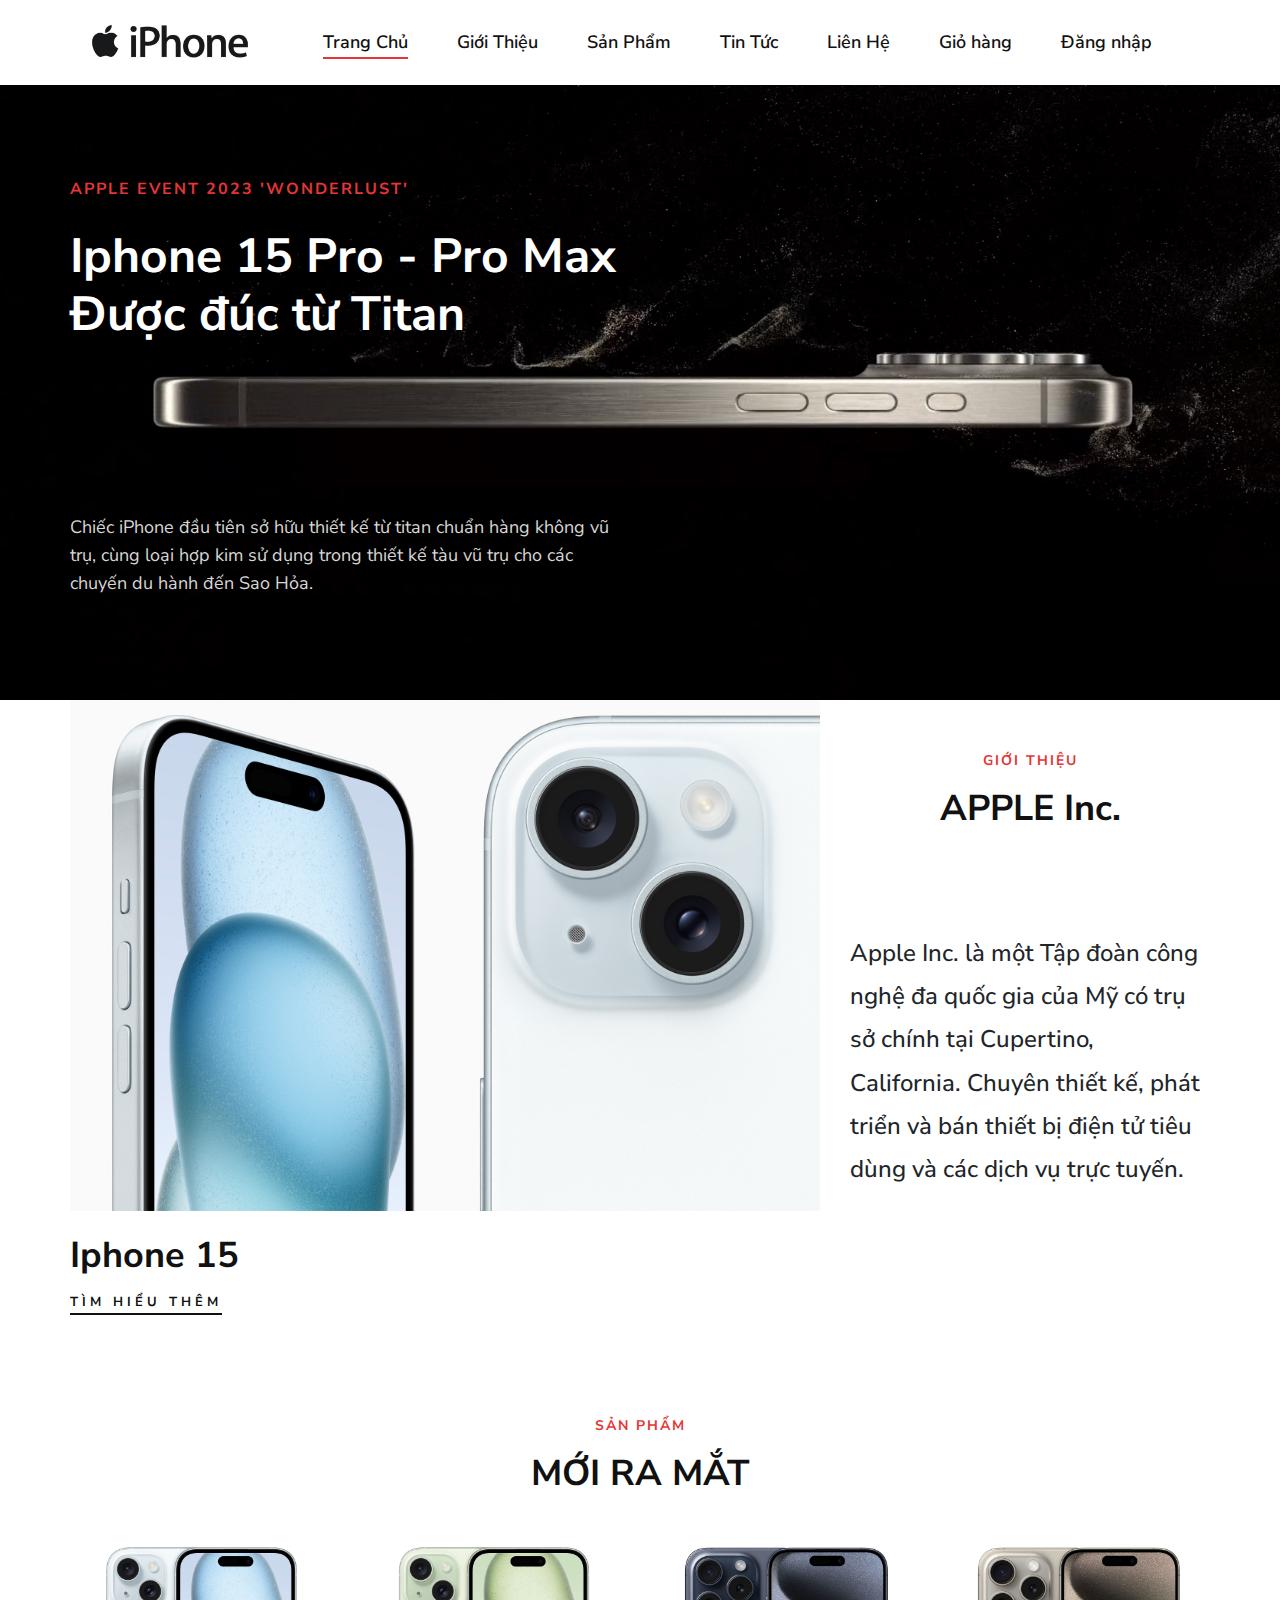
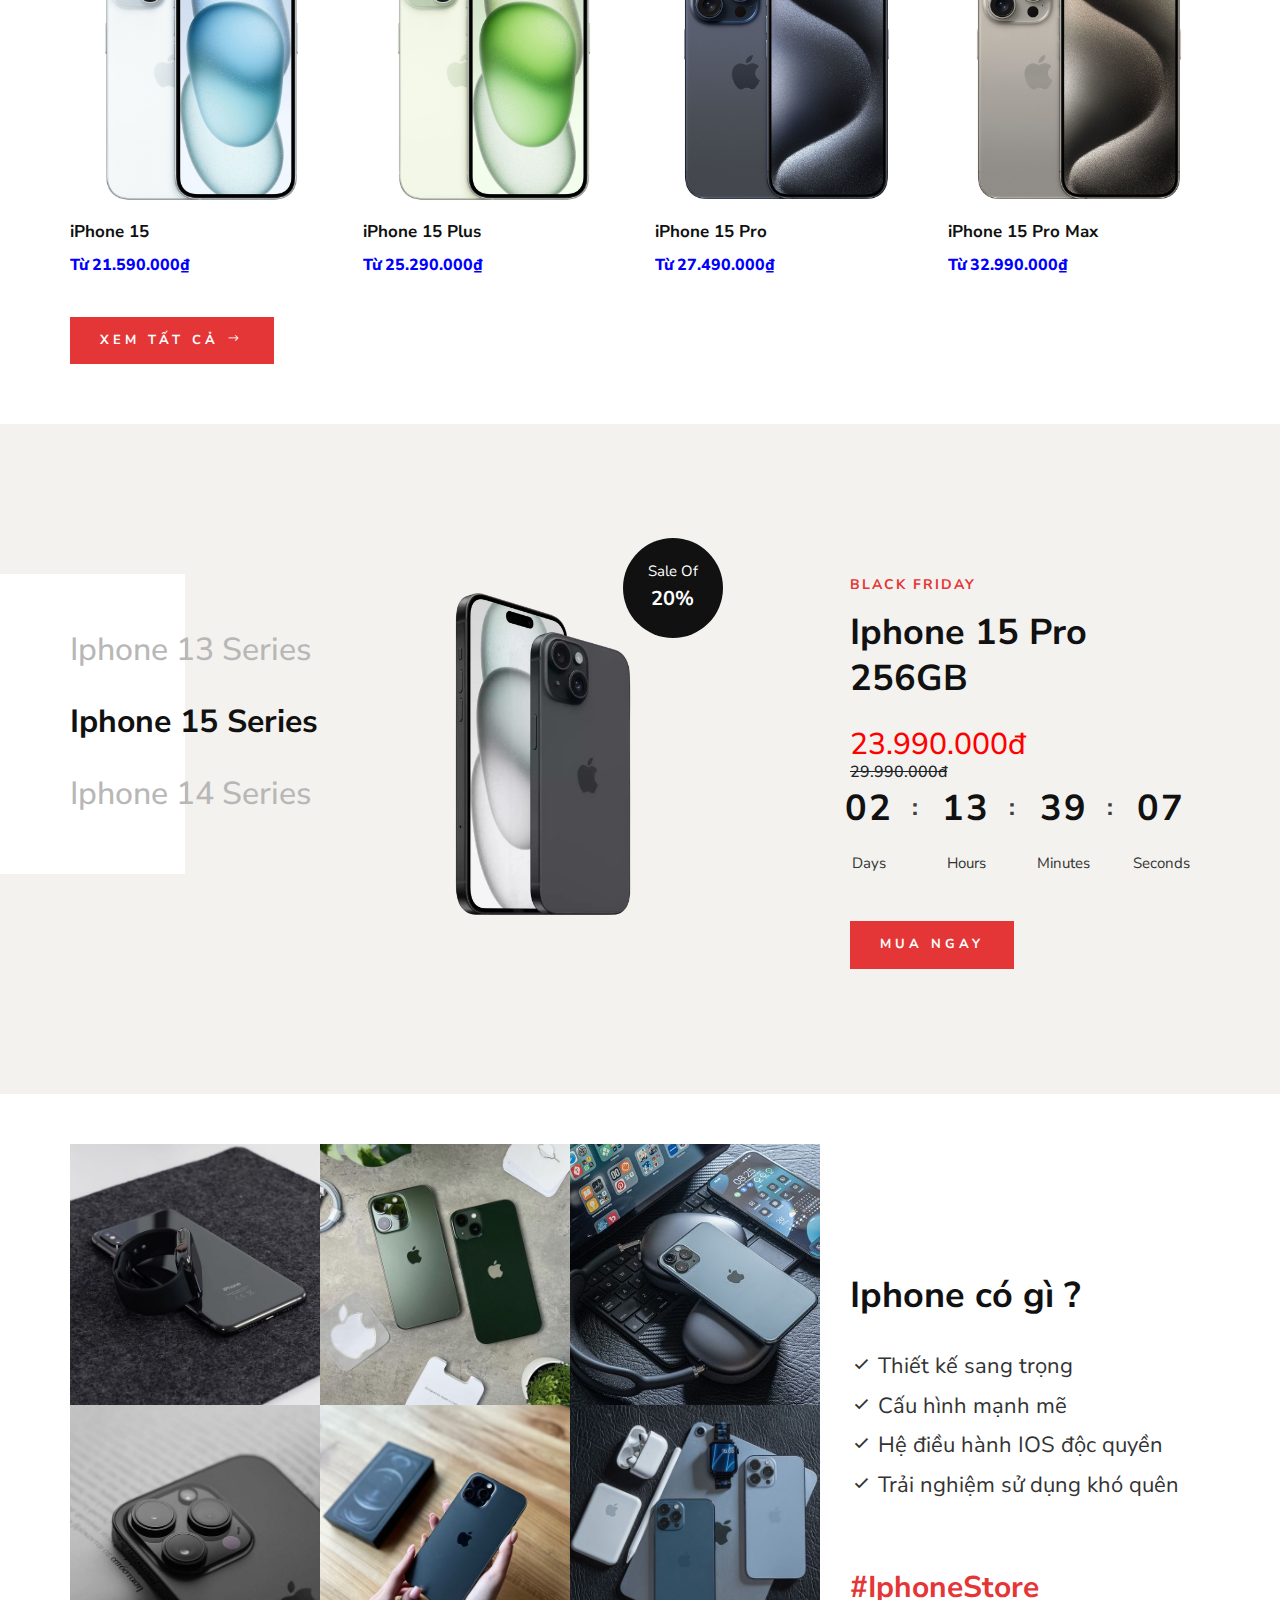
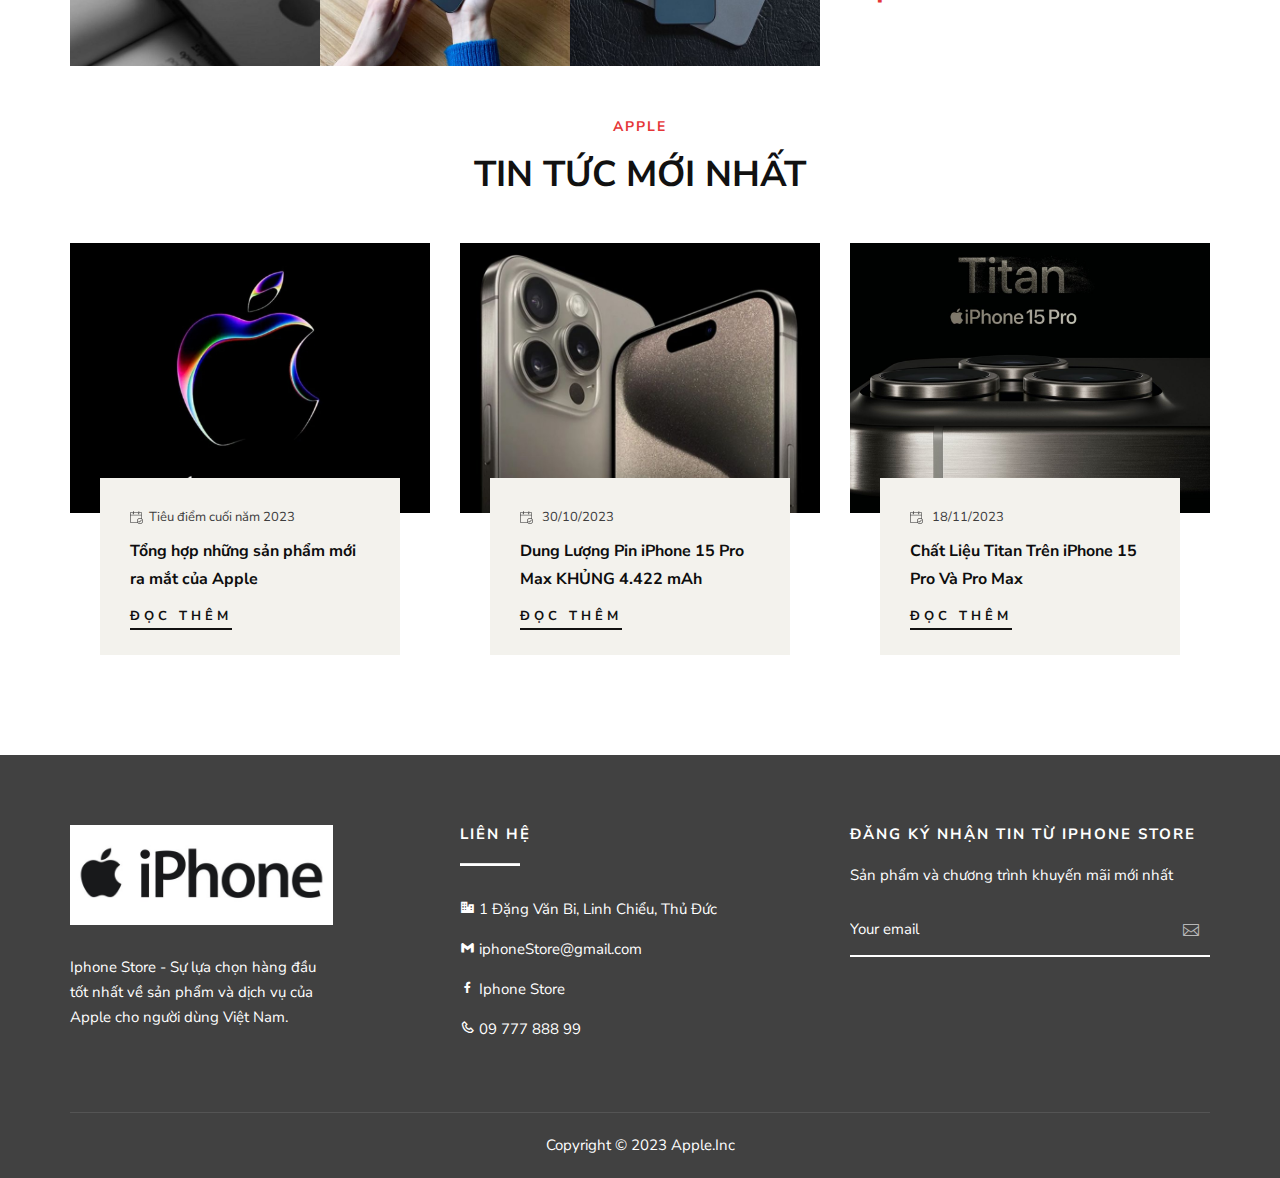
<file: index.html>
<!DOCTYPE html>
<html lang="zxx">

<head>
    <meta charset="UTF-8">
    <meta name="description" content="Male_Fashion Template">
    <meta name="keywords" content="Male_Fashion, unica, creative, html">
    <meta name="viewport" content="width=device-width, initial-scale=1.0">
    <meta http-equiv="X-UA-Compatible" content="ie=edge">
    <title>Iphone Store</title>

    <!-- Google Font -->
    <link href="https://fonts.googleapis.com/css2?family=Nunito+Sans:wght@300;400;600;700;800;900&display=swap"
    rel="stylesheet">

    <!-- Boxicon -->
    <link href='https://unpkg.com/boxicons@2.1.4/css/boxicons.min.css' rel='stylesheet'>

    <!-- Css Styles -->
    <link rel="stylesheet" href="css/bootstrap.min.css" type="text/css"> <!--Thư viện bootstrap-->
    <link rel="stylesheet" href="css/font-awesome.min.css" type="text/css"> <!--Thư viện icon:Font-awesome-->
    <link rel="stylesheet" href="css/elegant-icons.css" type="text/css"> <!--Thư viện icon:Elegant-icon-->
    <link rel="stylesheet" href="css/magnific-popup.css" type="text/css"> <!--Magnific-popup là plugin tạo lightbox có khả năng responsive-->
    <link rel="stylesheet" href="css/nice-select.css" type="text/css"> <!--Nice-select là thư viện JQuery tuỳ chỉnh select tối ưu-->
    <link rel="stylesheet" href="css/owl.carousel.min.css" type="text/css"> <!--Owl.carousel là plugin tạo slideshow-->
    <link rel="stylesheet" href="css/slicknav.min.css" type="text/css"> <!--slicknav là plugin thu gọn navigation-->
    <link rel="stylesheet" href="css/style.css" type="text/css">
    <link rel="shortcut icon" href="img/Flaticon.png">
</head>

<body>
<!-- Page Preloder -->
    <div id="preloder">
        <div class="loader"></div>
    </div>

<!-- Navigation small Begin -->
    <div class="offcanvas-menu-wrapper">
        <div id="mobile-menu-wrap"></div>
    </div>
<!-- Navigation small End -->

<!-- Header Section Begin -->
    <header class="header sticky" id="myHeader">
        <div class="container">
            <div class="row">
                <div class="col-lg-2">
                    <div class="header__logo">
                        <a href="./index.html"><img src="img/iphone-logo.jpeg" alt="Logo"></a>
                    </div>
                </div>
                <div class="col-lg-10 col-md-6 ">
                    <nav class="header__menu mobile-menu">
                        <ul>
                            <li class="active"><a href="./index.html">Trang Chủ</a></li>
                            <li><a href="./about.html">Giới Thiệu</a></li>
                            <li><a href="./shop.html">Sản Phẩm</a></li>
                            <li><a href="./blog.html">Tin Tức</a></li>
                            <li><a href="./contact.html">Liên Hệ</a></li>
                            <li><a href="./shopping-cart.html">Giỏ hàng</a></li>
                            <li><a href="./login.html">Đăng nhập</a></li>   
                        </ul>
                    </nav>
                </div>
            </div>
            <div class="canvas__open"><i class="fa fa-bars"></i></div>
        </div>
    </header>
<!-- Header Section End -->

<!-- Slider Section Begin -->
    <section class="hero">
        <div class="hero__slider owl-carousel">
            <div class="hero__items set-bg" data-setbg="img/Carousel/iphone-bia-1.jpg">
                <div class="container">
                    <div class="row">
                        <div class="col-xl-6 col-lg-7 col-md-8">
                            <div class="hero__text">
                                <h6>Apple Event 2023 'Wonderlust'</h6>
                                <h2>Iphone 15 Pro - Pro Max Được đúc từ Titan </h2>
                                <p>Chiếc iPhone đầu tiên sở hữu thiết kế từ titan chuẩn hàng không vũ trụ, 
                                    cùng loại hợp kim sử dụng trong thiết kế tàu vũ trụ cho các chuyến du hành đến Sao Hỏa.</p>
                            </div>
                        </div>
                    </div>
                </div>
            </div>
            <div class="hero__items set-bg" data-setbg="img/Carousel/iphone-bia-2.jpg">
                <div class="container">
                    <div class="row">
                        <div class="col-xl-9 col-lg-7 col-md-8">
                            <div class="hero__text">
                                <h2 style="color:red">Camera chính 48MP</h2>
                                <p style=" top: -40px;">Bộ đôi iPhone 15 sẽ cho bạn những bức ảnh <br> có độ phân giải siêu cao.</p>
                            </div>
                        </div>
                    </div>
                </div>
            </div>
            <div class="hero__items set-bg" data-setbg="img/Carousel/iphone-bia-3.jpg">
                <div class="container">
                    <div class="row">
                        <div class="col-xl-6 col-lg-7 col-md-8">
                            <div class="hero__text">
                                <h2 style="color:red">Chip A17Pro.</h2>
                                <p style=" top: -20px;">Loại chip iPhone hoàn toàn mới mang lại hiệu năng đồ họa tốt nhất của chúng tôi cho đến nay. 
                                    Với tốc độ và hiệu quả dẫn đầu ngành, A17 Pro có tốc độ nhanh và chạy mượt mà.
                                </p>
                            </div>
                        </div>
                    </div>
                </div>
            </div>
            <div class="hero__items set-bg" data-setbg="img/Carousel/iphone-bia-4.jpeg">
                <div class="container">
                    <div class="row">
                        <div class="col-xl-6 col-lg-7 col-md-8">
                            <div class="hero__text">
                                <h6 style="color:#fff">Tuổi thọ pin tích cực Pro.</h6>
                                <h2 style="color:red">29 giờ</h2>
                                <p style=" top: -25px;">phát lại video <br> trên iPhone 15 Pro Max</p>
                                <br>
                                <h2 style="color:red">23 giờ</h2>
                                <p style=" top: -25px;">phát lại video <br> trên iPhone 15 Pro </p>
                            </div>
                        </div>
                    </div>
                </div>
            </div>
        </div>
    </section>
<!-- Slider Section End -->

<!-- About Section Begin -->
    <section class="banner spad">
        <div class="container">
            <div class="row">
                <div class="col-12 col-sm-6 col-md-8">
                    <div class="banner__item banner__item--middle">
                        <div class="banner__item__pic">
                            <img src="img/about-iphone/iPhone-about.jpg" alt="">
                        </div>
                        <div class="banner__item__text">
                            <h2>Iphone 15</h2>
                            <a href="./about.html">Tìm hiểu thêm</a>
                        </div>
                    </div>
                </div>
                <div class="col-6 col-md-4">
                    <div class="section-title">
                        <span>GIỚI THIỆU</span>
                        <h2>APPLE Inc.</h2>
                    </div>
                    <div class="banner__item banner__item--last">
                        <h4>Apple Inc. là một Tập đoàn công nghệ đa quốc gia của Mỹ có trụ sở chính tại Cupertino, California.
                            Chuyên thiết kế, phát triển và bán thiết bị điện tử tiêu dùng và các dịch vụ trực tuyến.
                        </h4>
                    </div>
                </div>
            </div>
        </div>
    </section>
<!-- About Section End -->

<!-- Product Section Begin -->
    <section class="product spad">
        <div class="container">
            <div class="row">
                <div class="col-lg-12">
                    <div class="section-title">
                        <span>SẢN PHẨM</span>
                        <h2>MỚI RA MẮT</h2>
                    </div>
                </div>
            </div>
            <div class="row product__filter">
                <div class="col-lg-3 col-md-2 hot-sales">
                    <div class="product__item">
                        <div class="product__item__pic">
                            <a href="shop.html"><img src="img/Image-phone/Anh-san-pham/Iphone-15-xanh.jpg" alt="ip15" class="img-thumbnail"></a>
                        </div>
                        <div class="product__item__text">
                            <h6><span>iPhone 15</span></h6>
                            <a href="" class="add-cart">Xem chi tiết</a>
                            <h5>Từ 21.590.000₫</h5>
                            <div class="product__color__select">
                                <label for="pc-1">
                                    <input type="radio" id="pc-1">
                                </label>
                                <label class="pink" for="pc-2">
                                    <input type="radio" id="pc-2">
                                </label>
                                <label class="green" for="pc-3">
                                    <input type="radio" id="pc-3">
                                </label>
                                <label class="active blue" for="pc-4">
                                    <input type="radio" id="pc-4">
                                </label>
                                <label class="yellow" for="pc-5">
                                    <input type="radio" id="pc-5">
                                </label>
                            </div>
                        </div>
                    </div>
                </div>
                <div class="col-lg-3 col-md-2 hot-sales">
                    <div class="product__item">
                        <div class="product__item__pic">
                            <a href="shop.html"><img src="img/Image-phone/Anh-san-pham/Iphone-15-la.jpg" alt="ip15plus" class="img-thumbnail"></a>
                        </div>
                        <div class="product__item__text">
                            <h6><span>iPhone 15 Plus</span></h6>
                            <a href="#" class="add-cart">Xem chi tiết</a>
                            <h5>Từ 25.290.000₫</h5>
                            <div class="product__color__select">
                                <label for="pc-1">
                                    <input type="radio" id="pc-1">
                                </label>
                                <label class="pink" for="pc-2">
                                    <input type="radio" id="pc-2">
                                </label>
                                <label class="active green" for="pc-3">
                                    <input type="radio" id="pc-3">
                                </label>
                                <label class="blue" for="pc-4">
                                    <input type="radio" id="pc-4">
                                </label>
                                <label class="yellow" for="pc-5">
                                    <input type="radio" id="pc-5">
                                </label>
                            </div>
                        </div>
                    </div>
                </div>
                <div class="col-lg-3 col-m-2 hot-sales">
                    <div class="product__item">
                        <div class="product__item__pic">
                            <a href="shop.html"><img src="img/Image-phone/Anh-san-pham/iPhone-15Pro-Blue.jpg" alt="ip15pro" class="img-thumbnail"></a>
                        </div>
                        <div class="product__item__text">
                            <h6><span>iPhone 15 Pro</span></h6>
                            <a href="#" class="add-cart">Xem chi tiết</a>
                            <h5>Từ 27.490.000₫</h5>
                            <div class="product__color__select">
                                <label for="pc-6">
                                    <input type="radio" id="pc-6">
                                </label>
                                <label class="active titan-blue" for="pc-7">
                                    <input type="radio" id="pc-7">
                                </label>
                                <label class="titan-white" for="pc-8">
                                    <input type="radio" id="pc-8">
                                </label>
                                <label class="titan-natural" for="pc-8">
                                    <input type="radio" id="pc-8">
                                </label>
                            </div>
                        </div>
                    </div>
                </div>
                <div class="col-lg-3 col-m-2 hot-sales">
                    <div class="product__item">
                        <div class="product__item__pic">
                            <img src="img/Image-phone/Anh-san-pham/iPhone-15Pro-Natural.jpg" alt="ip15promax" class="img-thumbnail">
                        </div>
                        <div class="product__item__text">
                            <h6><span>iPhone 15 Pro Max</span></h6>
                            <a href="#" class="add-cart">Xem chi tiết</a>
                            <h5>Từ 32.990.000₫</h5>
                            <div class="product__color__select">
                                <label for="pc-6">
                                    <input type="radio" id="pc-6">
                                </label>
                                <label class="active titan-blue" for="pc-7">
                                    <input type="radio" id="pc-7">
                                </label>
                                <label class="titan-white" for="pc-8">
                                    <input type="radio" id="pc-8">
                                </label>
                                <label class="titan-natural" for="pc-8">
                                    <input type="radio" id="pc-8">
                                </label>
                            </div>
                        </div>
                    </div>
                </div>
            </div>
            <a href="./shop.html" class="primary-btn">Xem tất cả <span class="arrow_right"></span></a>
        </div>
    </section>
<!-- Product Section End -->

<!-- Promotion Section Begin -->
    <section class="categories spad">
        <div class="container">
            <div class="row">
                <div class="col-lg-3">
                    <div class="categories__text">
                        <h2>Iphone 13 Series<br/> <span>Iphone 15 Series</span> <br/>Iphone 14 Series</h2>
                    </div>
                </div>
                <div class="col-lg-4">
                    <div class="categories__hot__deal">
                        <img src="img/iphone-sale.webp" alt="">
                        <div class="hot__deal__sticker">
                            <span>Sale Of</span>
                            <h5>20%</h5>
                        </div>
                    </div>
                </div>
                <div class="col-lg-4 offset-lg-1">
                    <div class="categories__deal__countdown">
                        <span>Black Friday</span>
                        <h2>Iphone 15 Pro 256GB</h2>
                        <h3 style="color:red; font-size: 500;">23.990.000đ</h3> <h5><del>29.990.000đ</del></h5>
                        <div class="categories__deal__countdown__timer" id="countdown">
                            <div class="cd-item">
                                <span>3</span>
                                <p>Days</p>
                            </div>
                            <div class="cd-item">
                                <span>1</span>
                                <p>Hours</p>
                            </div>
                            <div class="cd-item">
                                <span>50</span>
                                <p>Minutes</p>
                            </div>
                            <div class="cd-item">
                                <span>18</span>
                                <p>Seconds</p>
                            </div>
                        </div>
                        <a href="./shop.html" class="primary-btn">Mua ngay</a>
                    </div>
                </div>
            </div>
        </div>
    </section>
<!-- Promotion Section End -->

<!-- Instagram Section Begin -->
    <section class="instagram spad">
        <div class="container">
            <div class="row">
                <div class="col-lg-8">
                    <div class="instagram__pic">
                        <div class="instagram__pic__item set-bg" data-setbg="img/instagram/ig-1.jpeg"></div>
                        <div class="instagram__pic__item set-bg" data-setbg="img/instagram/ig-2.jpeg"></div>
                        <div class="instagram__pic__item set-bg" data-setbg="img/instagram/ig-3.jpeg"></div>
                        <div class="instagram__pic__item set-bg" data-setbg="img/instagram/ig-4.jpeg"></div>
                        <div class="instagram__pic__item set-bg" data-setbg="img/instagram/ig-5.jpeg"></div>
                        <div class="instagram__pic__item set-bg" data-setbg="img/instagram/ig-6.jpeg"></div>
                    </div>
                </div>
                <div class="col-lg-4">
                    <div class="instagram__text">
                        <h2>Iphone có gì ?</h2>
                        <p>
                            <i class='bx bx-check'></i> Thiết kế sang trọng<br>
                            <i class='bx bx-check'></i> Cấu hình mạnh mẽ <br>
                            <i class='bx bx-check'></i> Hệ điều hành IOS độc quyền <br>
                            <i class='bx bx-check'></i> Trải nghiệm sử dụng khó quên</p>
                        <h3>#IphoneStore</h3>
                    </div>
                </div>
            </div>
        </div>
    </section>
<!-- Instagram Section End -->

<!-- Latest New Section Begin -->
    <section class="latest spad">
        <div class="container">
            <div class="row">
                <div class="col-lg-12">
                    <div class="section-title">
                        <span>APPLE</span>
                        <h2>TIN TỨC MỚI NHẤT</h2>
                    </div>
                </div>
            </div>
            <div class="row">
                <div class="col-lg-4 col-md-6 col-sm-6">
                    <div class="blog__item">
                        <div class="blog__item__pic set-bg" data-setbg="img/News/tintuc-1.jpeg"></div>
                        <div class="blog__item__text">
                            <span><img src="img/icon/calendar.png" alt="">Tiêu điểm cuối năm 2023</span>
                            <h5>Tổng hợp những sản phẩm mới ra mắt của Apple</h5>
                            <a href="https://shopdunk.com/tieu-diem-cuoi-nam-2023-tong-hop-san-pham-moi-cua-apple">Đọc thêm</a>
                        </div>
                    </div>
                </div>
                <div class="col-lg-4 col-md-6 col-sm-6">
                    <div class="blog__item">
                        <div class="blog__item__pic set-bg" data-setbg="img/News/tintuc-2.jpeg"></div>
                        <div class="blog__item__text">
                            <span><img src="img/icon/calendar.png" alt=""> 30/10/2023</span>
                            <h5>Dung Lượng Pin iPhone 15 Pro Max KHỦNG 4.422 mAh</h5>
                            <a href="https://shopdunk.com/dung-luong-pin-iphone-15-pro-max">Đọc thêm</a>
                        </div>
                    </div>
                </div>
                <div class="col-lg-4 col-md-6 col-sm-6">
                    <div class="blog__item">
                        <div class="blog__item__pic set-bg" data-setbg="img/News/tintuc-3.jpeg"></div>
                        <div class="blog__item__text">
                            <span><img src="img/icon/calendar.png" alt=""> 18/11/2023</span>
                            <h5>Chất Liệu Titan Trên iPhone 15 Pro Và Pro Max</h5>
                            <a href="https://shopdunk.com/chat-lieu-titan-tren-iphone-15-pro-va-pro-max">Đọc thêm</a>
                        </div>
                    </div>
                </div>
            </div>
        </div>
    </section>
<!-- Latest New Section End -->

<!-- Footer Section Begin -->
    <footer class="footer">
        <div class="container">
            <div class="row">
                <div class="col-lg-3 col-md-6 col-sm-6">
                    <div class="footer__about">
                        <div class="footer__logo">
                            <a href="#"><img src="img/iphone-logo.jpeg" alt="logo"></a>
                        </div>
                        <p>Iphone Store - Sự lựa chọn hàng đầu tốt nhất về sản phẩm và dịch vụ của Apple cho người dùng Việt Nam.</p>
                    </div>
                </div>
                <div class="col-lg-3 offset-lg-1 col-md-3 col-sm-6">
                    <div class="footer__widget">
                        <h6 class="text-uppercase fw-bold">LIÊN HỆ</h6>
                        <hr 
                            class="mb-4 mt-0 d-inline-block mx-auto"
                            style="width: 60px; background-color: #fff; height: 2px"/>
                        <p><i class='bx bxs-business'></i> 1 Đặng Văn Bi, Linh Chiểu, Thủ Đức</p>
                        <p><i class='bx bxl-gmail'></i> iphoneStore@gmail.com</p>
                        <p><i class='bx bxl-facebook'></i> Iphone Store</p>
                        <p><i class='bx bx-phone'></i> 09 777 888 99</p>
                    </div>
                </div>
                <div class="col-lg-4 offset-lg-1 col-md-6 col-sm-6">
                    <div class="footer__widget">
                        <h6>Đăng ký nhận tin từ Iphone Store</h6>
                        <div class="footer__newslatter">
                            <p>Sản phẩm và chương trình khuyến mãi mới nhất</p>
                            <form action="#">
                                <input type="text" placeholder="Your email">
                                <button type="submit"><span class="icon_mail_alt"></span></button>
                            </form>
                        </div>
                    </div>
                </div>
            </div>
            <div class="row">
                <div class="col-lg-12 text-center">
                    <div class="footer__copyright__text">
                        <p>Copyright © 2023 
                            <a class="text-white" href="https://www.apple.com/vn/"> Apple.Inc</a>
                        </p>
                    </div>
                </div>
            </div>
        </div>
    </footer>
<!-- Footer Section End -->

    <!-- Js Plugins -->
    <script src="js/jquery-3.3.1.min.js"></script>
    <script src="js/jquery.session.js"></script>
    <script src="js/bootstrap.min.js"></script>
    <script src="js/jquery.nice-select.min.js"></script>
    <script src="js/jquery.nicescroll.min.js"></script>
    <script src="js/jquery.magnific-popup.min.js"></script>
    <script src="js/jquery.countdown.min.js"></script>
    <script src="js/jquery.slicknav.js"></script>
    <script src="js/mixitup.min.js"></script>
    <script src="js/owl.carousel.min.js"></script>
    <script src="js/main.js"></script>

</body>
</html>
</file>
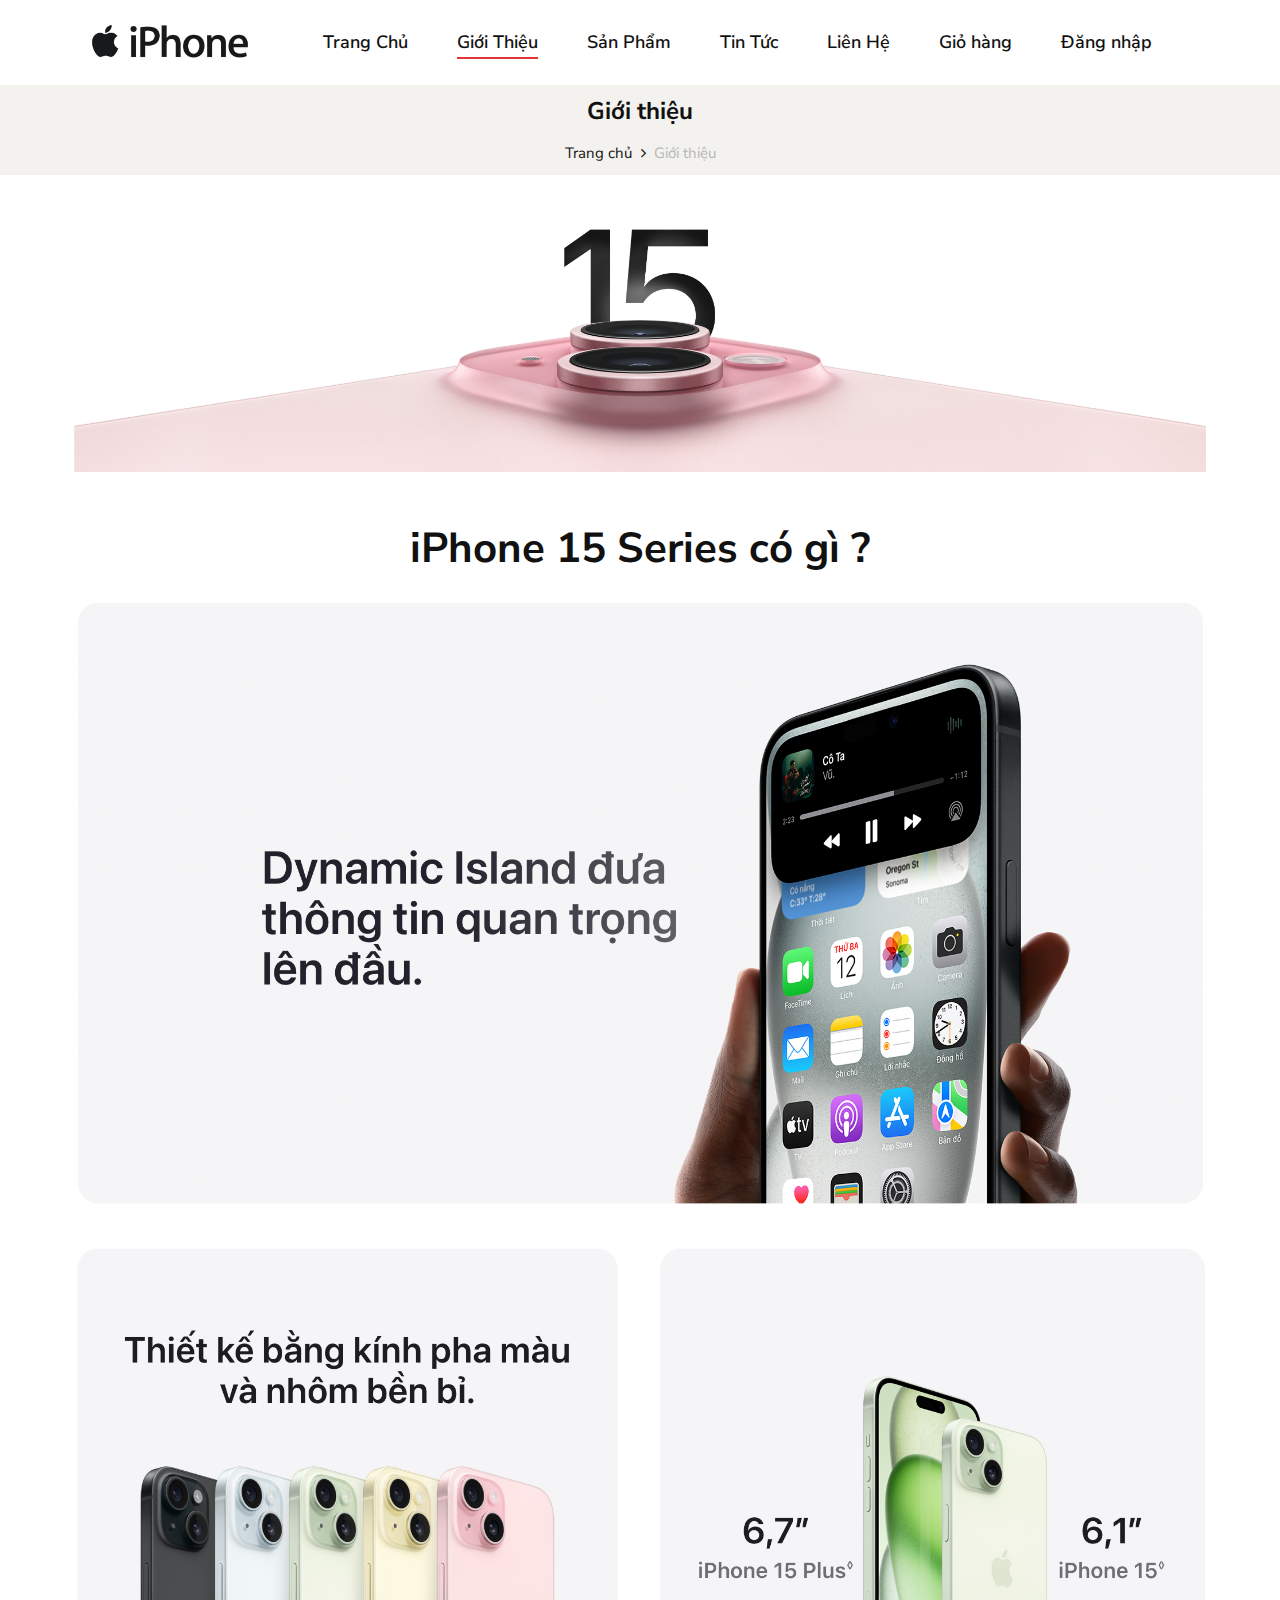
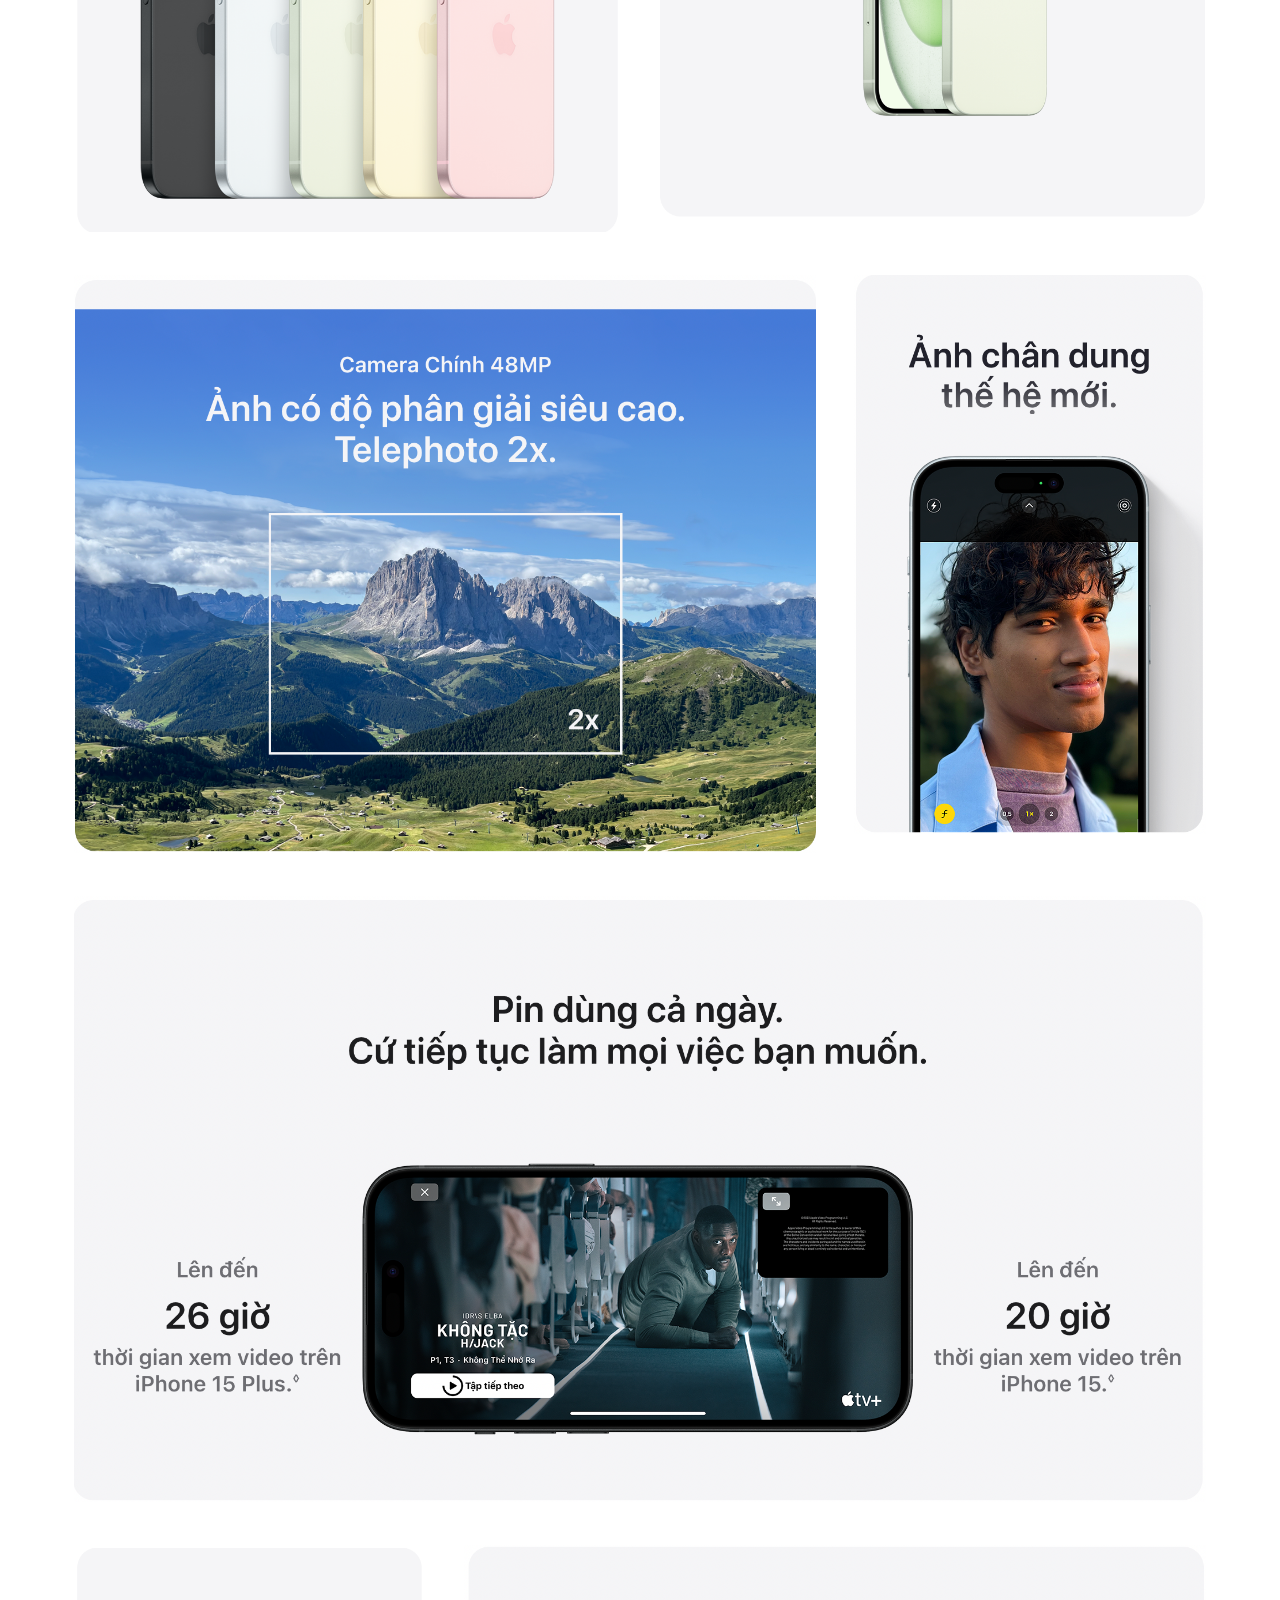
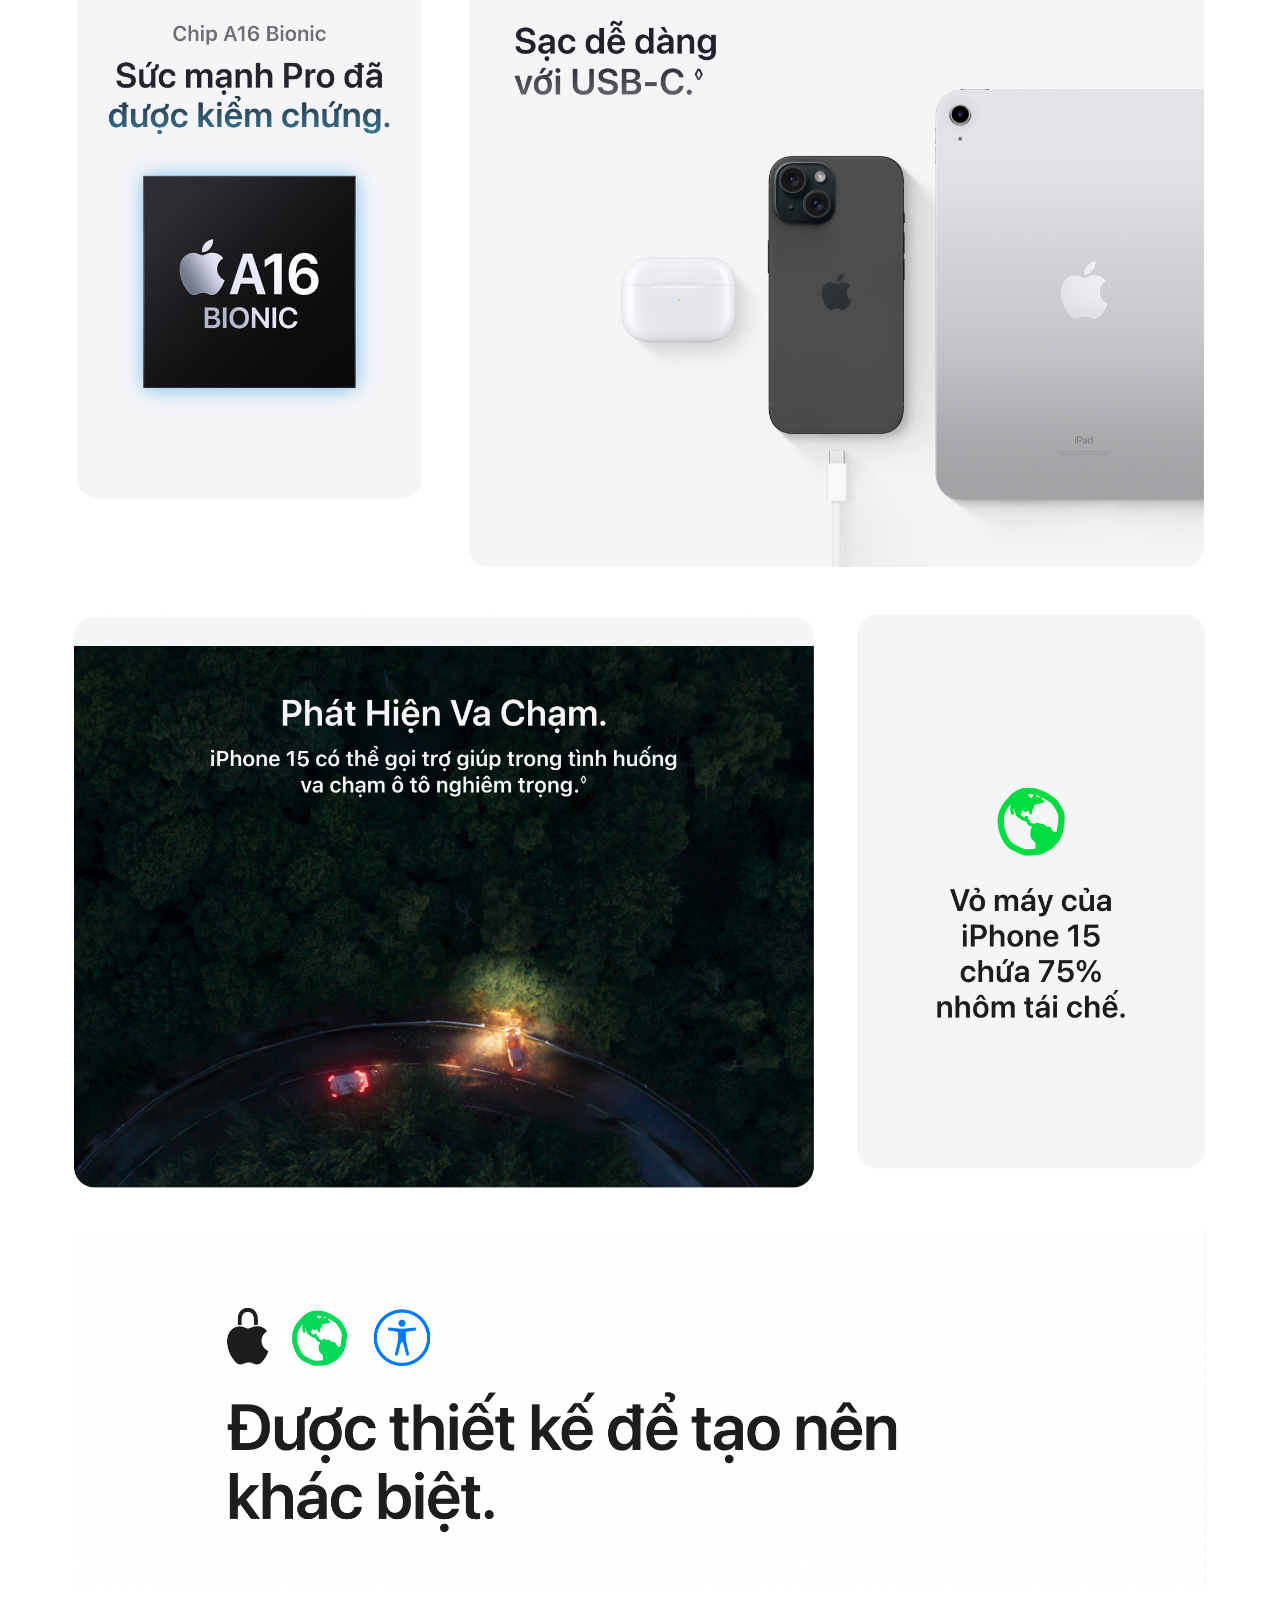
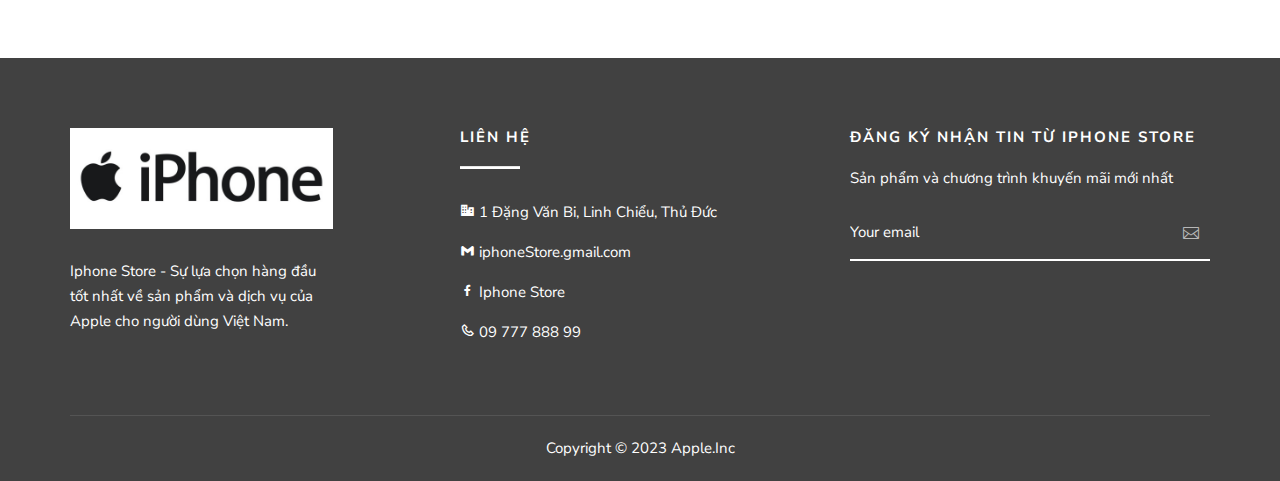
<file: about.html>
<!DOCTYPE html>
<html lang="zxx">

<head>
    <meta charset="UTF-8">
    <meta name="description" content="Male_Fashion Template">
    <meta name="keywords" content="Male_Fashion, unica, creative, html">
    <meta name="viewport" content="width=device-width, initial-scale=1.0">
    <meta http-equiv="X-UA-Compatible" content="ie=edge">
    <title>Giới thiệu</title>

    <!-- Google Font -->
    <link href="https://fonts.googleapis.com/css2?family=Nunito+Sans:wght@300;400;600;700;800;900&display=swap"
    rel="stylesheet">

     <!-- Boxicon -->
     <link href='https://unpkg.com/boxicons@2.1.4/css/boxicons.min.css' rel='stylesheet'>

    <!-- Css Styles -->
    <link rel="stylesheet" href="css/bootstrap.min.css" type="text/css">
    <link rel="stylesheet" href="css/font-awesome.min.css" type="text/css">
    <link rel="stylesheet" href="css/elegant-icons.css" type="text/css">
    <link rel="stylesheet" href="css/magnific-popup.css" type="text/css">
    <link rel="stylesheet" href="css/nice-select.css" type="text/css">
    <link rel="stylesheet" href="css/owl.carousel.min.css" type="text/css">
    <link rel="stylesheet" href="css/slicknav.min.css" type="text/css">
    <link rel="stylesheet" href="css/style.css" type="text/css">
    <link rel="shortcut icon" href="img/Flaticon.png">
</head>

<body>
    <!-- Page Preloder -->
    <div id="preloder">
        <div class="loader"></div>
    </div>

<!-- Navigation small Begin -->
    <div class="offcanvas-menu-wrapper">
        <div id="mobile-menu-wrap"></div>
    </div>
<!-- Navigation small End -->

<!-- Header Section Begin -->
    <header class="header sticky" id="myHeader">
        <div class="container">
            <div class="row">
                <div class="col-lg-2">
                    <div class="header__logo">
                        <a href="./index.html"><img src="img/iphone-logo.jpeg" alt="Logo"></a>
                    </div>
                </div>
                <div class="col-lg-10 col-md-6">
                    <nav class="header__menu mobile-menu">
                        <ul>
                            <li><a href="./index.html">Trang Chủ</a></li>
                            <li class="active"><a href="./about.html">Giới Thiệu</a></li>
                            <li><a href="./shop.html">Sản Phẩm</a></li>
                            <li><a href="./blog.html">Tin Tức</a></li>
                            <li><a href="./contact.html">Liên Hệ</a></li>
                            <li><a href="./shopping-cart.html">Giỏ hàng</a></li>
                            <li><a href="./login.html">Đăng nhập</a></li>
                        </ul>
                    </nav>
                </div>
            </div>
            <div class="canvas__open"><i class="fa fa-bars"></i></div>
        </div>
    </header>
<!-- Header Section End -->

<!-- Breadcrumb Section Begin -->
    <section class="breadcrumb-option">
        <div class="container">
            <div class="row">
                <div class="col-lg-12">
                    <div class="breadcrumb__text">
                        <h4>Giới thiệu</h4>
                        <div class="breadcrumb__links">
                            <a href="./index.html">Trang chủ</a>
                            <span>Giới thiệu</span>
                        </div>
                    </div>
                </div>
            </div>
        </div>
    </section>
<!-- Breadcrumb Section End -->

<!-- About Section Begin -->
    <section class="about spad">
        <div class="container">
            <div class="row">
                <div class="col-lg-12">
                    <div class="about__pic">
                        <img src="img/about-iphone/ab-1.png" alt="ab1" class="img-thumbnail">
                    </div>
                </div>
            </div>
            <div class="row">
                <div class="col-lg-12">
                    <div class="about__item">
                        <h4>iPhone 15 Series có gì ?</h4>
                    </div>
                    <div class="about__pic">
                        <img src="img/about-iphone/ab-2.png" alt="ab2" class="img-thumbnail">
                    </div>
                </div>
                <div class="col-lg-6 col-mid-6">
                    <div class="about__pic">
                        <img src="img/about-iphone/ab-3.png" alt="ab3" class="img-thumbnail">
                    </div>
                </div>
                <div class="col-lg-6 col-mid-6">
                    <div class="about__pic">
                        <img src="img/about-iphone/ab-4.png" alt="ab4" class="img-thumbnail">
                    </div>
                </div>
                <div class="col-lg-8 col-mid-6">
                    <div class="about__pic">
                        <img src="img/about-iphone/ab-5.png" alt="ab5" class="img-thumbnail">
                    </div>
                </div>
                <div class="col-lg-4 col-mid-6">
                    <div class="about__pic">
                        <img src="img/about-iphone/ab-6.png" alt="ab6" class="img-thumbnail">
                    </div>
                </div>
                <div class="col-lg-12">
                    <div class="about__pic">
                        <img src="img/about-iphone/ab-7.png" alt="ab7" class="img-thumbnail">
                    </div>
                </div>
                <div class="col-lg-4 col-mid-6">
                    <div class="about__pic">
                        <img src="img/about-iphone/ab-8.png" alt="ab8" class="img-thumbnail">
                    </div>
                </div>
                <div class="col-lg-8 col-mid-6">
                    <div class="about__pic">
                        <img src="img/about-iphone/ab-9.png" alt="ab9" class="img-thumbnail">
                    </div>
                </div>
                <div class="col-lg-8 col-mid-6">
                    <div class="about__pic">
                        <img src="img/about-iphone/ab-10.png" alt="ab10" class="img-thumbnail">
                    </div>
                </div>
                <div class="col-lg-4 col-mid-6">
                    <div class="about__pic">
                        <img src="img/about-iphone/ab-11.png" alt="ab11" class="img-thumbnail">
                    </div>
                </div>
                <div class="col-lg-12 col-mid-6">
                    <div class="about__pic">
                        <img src="img/about-iphone/ab-12.png" alt="ab12" class="img-thumbnail">
                    </div>
                </div>
            </div>
        </div>
    </section>
<!-- About Section End -->

<!-- Footer Section Begin -->
<footer class="footer">
    <div class="container">
        <div class="row">
            <div class="col-lg-3 col-md-6 col-sm-6">
                <div class="footer__about">
                    <div class="footer__logo">
                        <a href="#"><img src="img/iphone-logo.jpeg" alt="logo"></a>
                    </div>
                    <p>Iphone Store - Sự lựa chọn hàng đầu tốt nhất về sản phẩm và dịch vụ của Apple cho người dùng Việt Nam.</p>
                </div>
            </div>
            <div class="col-lg-3 offset-lg-1 col-md-3 col-sm-6">
                <div class="footer__widget">
                    <h6 class="text-uppercase fw-bold">LIÊN HỆ</h6>
                    <hr 
                        class="mb-4 mt-0 d-inline-block mx-auto"
                        style="width: 60px; background-color: #fff; height: 2px"/>
                    <p><i class='bx bxs-business'></i> 1 Đặng Văn Bi, Linh Chiểu, Thủ Đức</p>
                    <p><i class='bx bxl-gmail'></i> iphoneStore.gmail.com</p>
                    <p><i class='bx bxl-facebook'></i> Iphone Store</p>
                    <p><i class='bx bx-phone'></i> 09 777 888 99</p>
                </div>
            </div>
            <div class="col-lg-4 offset-lg-1 col-md-6 col-sm-6">
                <div class="footer__widget">
                    <h6>Đăng ký nhận tin từ Iphone Store</h6>
                    <div class="footer__newslatter">
                        <p>Sản phẩm và chương trình khuyến mãi mới nhất</p>
                        <form action="#">
                            <input type="text" placeholder="Your email">
                            <button type="submit"><span class="icon_mail_alt"></span></button>
                        </form>
                    </div>
                </div>
            </div>
        </div>
        <div class="row">
            <div class="col-lg-12 text-center">
                <div class="footer__copyright__text">
                    <p>Copyright © 2023 
                        <a class="text-white" href="https://www.apple.com/vn/"> Apple.Inc</a>
                    </p>
                </div>
            </div>
        </div>
    </div>
</footer>
<!-- Footer Section End -->

    <!-- Js Plugins -->
    <script src="js/jquery-3.3.1.min.js"></script>
    <script src="js/jquery.session.js"></script>
    <script src="js/bootstrap.min.js"></script>
    <script src="js/jquery.nice-select.min.js"></script>
    <script src="js/jquery.nicescroll.min.js"></script>
    <script src="js/jquery.magnific-popup.min.js"></script>
    <script src="js/jquery.countdown.min.js"></script>
    <script src="js/jquery.slicknav.js"></script>
    <script src="js/mixitup.min.js"></script>
    <script src="js/owl.carousel.min.js"></script>
    <script src="js/main.js"></script>
</body>

</html>
</file>
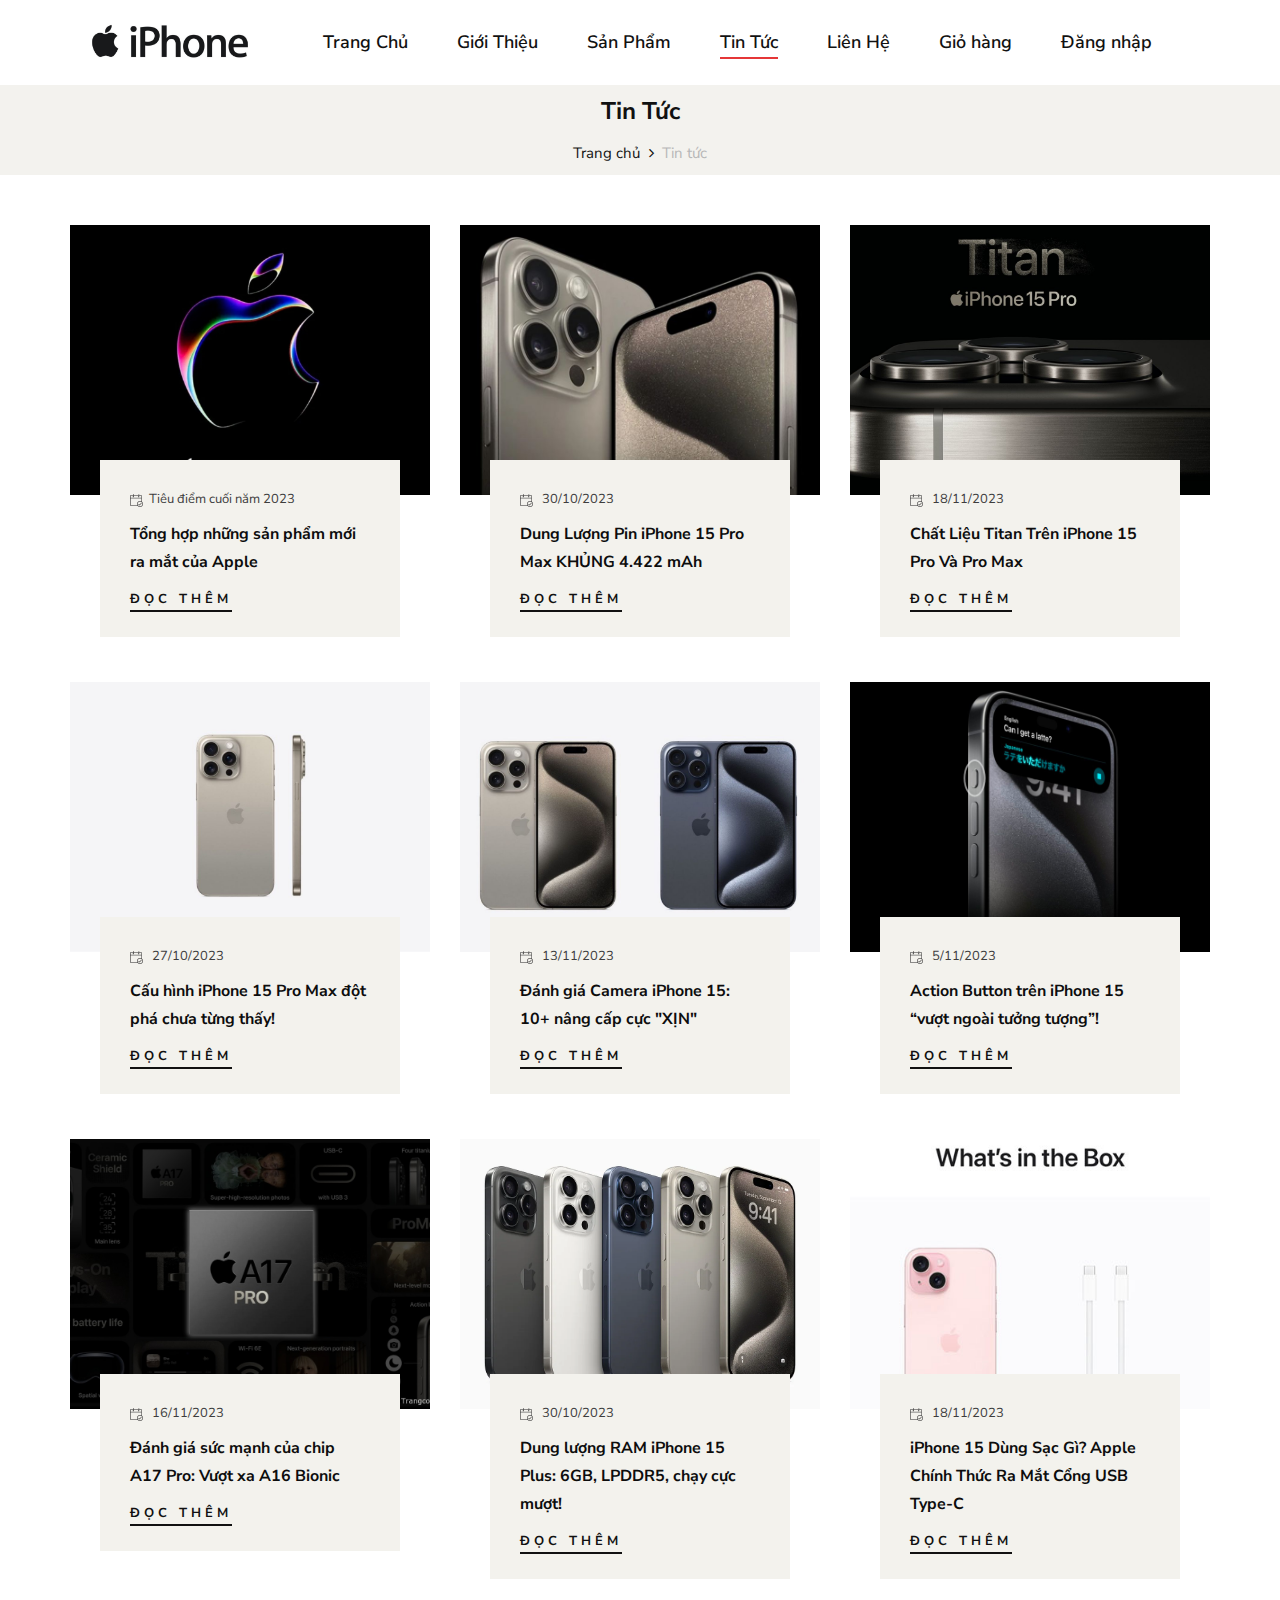
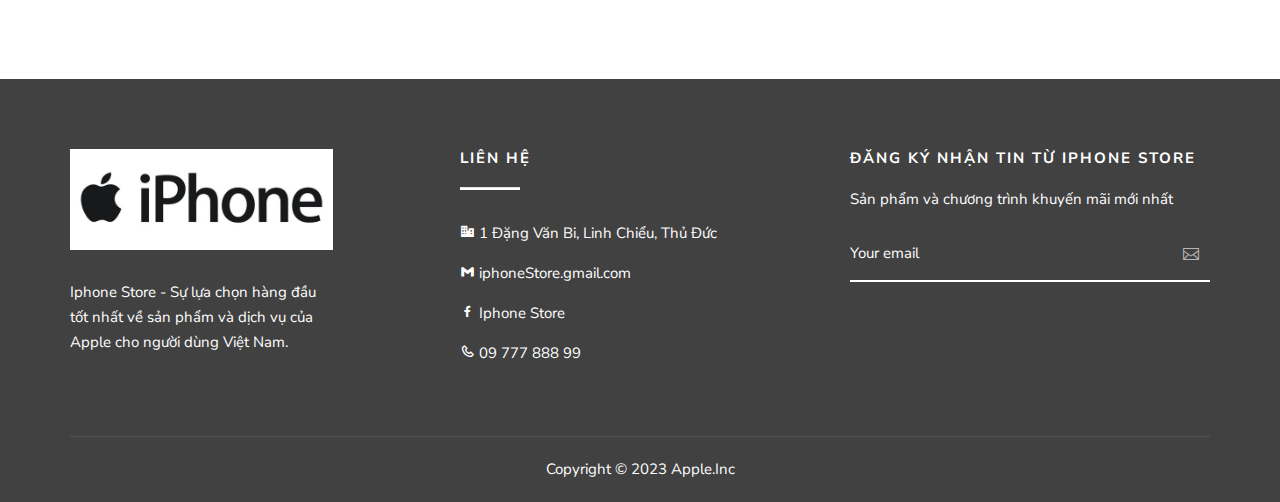
<file: blog.html>
<!DOCTYPE html>
<html lang="zxx">

<head>
    <meta charset="UTF-8">
    <meta name="description" content="Male_Fashion Template">
    <meta name="keywords" content="Male_Fashion, unica, creative, html">
    <meta name="viewport" content="width=device-width, initial-scale=1.0">
    <meta http-equiv="X-UA-Compatible" content="ie=edge">
    <title>Tin tức</title>

    <!-- Google Font -->
    <link href="https://fonts.googleapis.com/css2?family=Nunito+Sans:wght@300;400;600;700;800;900&display=swap"
        rel="stylesheet">

    <!-- Boxicon -->
    <link href='https://unpkg.com/boxicons@2.1.4/css/boxicons.min.css' rel='stylesheet'>

    <!-- Css Styles -->
    <link rel="stylesheet" href="css/bootstrap.min.css" type="text/css">
    <link rel="stylesheet" href="css/font-awesome.min.css" type="text/css">
    <link rel="stylesheet" href="css/elegant-icons.css" type="text/css">
    <link rel="stylesheet" href="css/magnific-popup.css" type="text/css">
    <link rel="stylesheet" href="css/nice-select.css" type="text/css">
    <link rel="stylesheet" href="css/owl.carousel.min.css" type="text/css">
    <link rel="stylesheet" href="css/slicknav.min.css" type="text/css">
    <link rel="stylesheet" href="css/style.css" type="text/css">
    <link rel="shortcut icon" href="img/Flaticon.png">
</head>

<body>
<!-- Page Preloder -->
<div id="preloder">
    <div class="loader"></div>
</div>

<!-- Navigation small Begin -->
<div class="offcanvas-menu-wrapper">
    <div id="mobile-menu-wrap"></div>
</div>
<!-- Navigation small End -->

<!-- Header Section Begin -->
<header class="header sticky" id="myHeader">
    <div class="container">
        <div class="row">
            <div class="col-lg-2 ">
                <div class="header__logo">
                    <a href="./index.html"><img src="img/iphone-logo.jpeg" alt="Logo"></a>
                </div>
            </div>
            <div class="col-lg-10 col-md-6 ">
                <nav class="header__menu mobile-menu">
                    <ul>
                        <li><a href="./index.html">Trang Chủ</a></li>
                        <li><a href="./about.html">Giới Thiệu</a></li>
                        <li><a href="./shop.html">Sản Phẩm</a></li>
                        <li class="active"><a href="./blog.html">Tin Tức</a></li>
                        <li><a href="./contact.html">Liên Hệ</a></li>
                        <li><a href="./shopping-cart.html">Giỏ hàng</a></li>
                        <li><a href="./login.html">Đăng nhập</a></li>
                    </ul>
                </nav>
            </div>
        </div>
        <div class="canvas__open"><i class="fa fa-bars"></i></div>
    </div>
</header>
<!-- Header Section End -->

<!-- Breadcrumb Section Begin -->
<section class="breadcrumb-option">
    <div class="container">
        <div class="row">
            <div class="col-lg-12">
                <div class="breadcrumb__text">
                    <h4>Tin Tức</h4>
                    <div class="breadcrumb__links">
                        <a href="./index.html">Trang chủ</a>
                        <span>Tin tức</span>
                    </div>
                </div>
            </div>
        </div>
    </div>
</section>
<!-- Breadcrumb Section End -->


<!-- Blog Section Begin -->
<section class="latest spad">
    <div class="container">
        <div class="row">
            <div class="col-lg-4 col-md-6 col-sm-6">
                <div class="blog__item">
                    <div class="blog__item__pic set-bg" data-setbg="img/News/tintuc-1.jpeg"></div>
                    <div class="blog__item__text">
                        <span><img src="img/icon/calendar.png" alt="">Tiêu điểm cuối năm 2023</span>
                        <h5>Tổng hợp những sản phẩm mới ra mắt của Apple</h5>
                        <a href="https://shopdunk.com/tieu-diem-cuoi-nam-2023-tong-hop-san-pham-moi-cua-apple">Đọc thêm</a>
                    </div>
                </div>
            </div>
            <div class="col-lg-4 col-md-6 col-sm-6">
                <div class="blog__item">
                    <div class="blog__item__pic set-bg" data-setbg="img/News/tintuc-2.jpeg"></div>
                    <div class="blog__item__text">
                        <span><img src="img/icon/calendar.png" alt=""> 30/10/2023</span>
                        <h5>Dung Lượng Pin iPhone 15 Pro Max KHỦNG 4.422 mAh</h5>
                        <a href="https://shopdunk.com/dung-luong-pin-iphone-15-pro-max">Đọc thêm</a>
                    </div>
                </div>
            </div>
            <div class="col-lg-4 col-md-6 col-sm-6">
                <div class="blog__item">
                    <div class="blog__item__pic set-bg" data-setbg="img/News/tintuc-3.jpeg"></div>
                    <div class="blog__item__text">
                        <span><img src="img/icon/calendar.png" alt=""> 18/11/2023</span>
                        <h5>Chất Liệu Titan Trên iPhone 15 Pro Và Pro Max</h5>
                        <a href="https://shopdunk.com/chat-lieu-titan-tren-iphone-15-pro-va-pro-max">Đọc thêm</a>
                    </div>
                </div>
            </div>
            <div class="col-lg-4 col-md-6 col-sm-6">
                <div class="blog__item">
                    <div class="blog__item__pic set-bg" data-setbg="img/News/tintuc-4.jpeg"></div>
                    <div class="blog__item__text">
                        <span><img src="img/icon/calendar.png" alt=""> 27/10/2023</span>
                        <h5>Cấu hình iPhone 15 Pro Max đột phá chưa từng thấy!</h5>
                        <a href="https://shopdunk.com/cau-hinh-iphone-15-pro-max">Đọc thêm</a>
                    </div>
                </div>
            </div>
            <div class="col-lg-4 col-md-6 col-sm-6">
                <div class="blog__item">
                    <div class="blog__item__pic set-bg" data-setbg="img/News/tintuc-5.jpeg"></div>
                    <div class="blog__item__text">
                        <span><img src="img/icon/calendar.png" alt=""> 13/11/2023</span>
                        <h5>Đánh giá Camera iPhone 15: 10+ nâng cấp cực "XỊN"</h5>
                        <a href="https://shopdunk.com/camera-iphone-15">Đọc thêm</a>
                    </div>
                </div>
            </div>
            <div class="col-lg-4 col-md-6 col-sm-6">
                <div class="blog__item">
                    <div class="blog__item__pic set-bg" data-setbg="img/News/tintuc-6.png"></div>
                    <div class="blog__item__text">
                        <span><img src="img/icon/calendar.png" alt=""> 5/11/2023</span>
                        <h5>Action Button trên iPhone 15 “vượt ngoài tưởng tượng”!</h5>
                        <a href="https://shopdunk.com/action-button-tren-iphone-15">Đọc thêm</a>
                    </div>
                </div>
            </div>
            <div class="col-lg-4 col-md-6 col-sm-6">
                <div class="blog__item">
                    <div class="blog__item__pic set-bg" data-setbg="img/News/tintuc-7.jpeg"></div>
                    <div class="blog__item__text">
                        <span><img src="img/icon/calendar.png" alt=""> 16/11/2023</span>
                        <h5>Đánh giá sức mạnh của chip A17 Pro: Vượt xa A16 Bionic</h5>
                        <a href="https://shopdunk.com/danh-gia-suc-manh-cua-chip-a17-pro">Đọc thêm</a>
                    </div>
                </div>
            </div>
            <div class="col-lg-4 col-md-6 col-sm-6">
                <div class="blog__item">
                    <div class="blog__item__pic set-bg" data-setbg="img/News/tintuc-8.png"></div>
                    <div class="blog__item__text">
                        <span><img src="img/icon/calendar.png" alt=""> 30/10/2023</span>
                        <h5>Dung lượng RAM iPhone 15 Plus: 6GB, LPDDR5, chạy cực mượt!</h5>
                        <a href="https://shopdunk.com/dung-luong-ram-iphone-15-plus ">Đọc thêm</a>
                    </div>
                </div>
            </div>
            <div class="col-lg-4 col-md-6 col-sm-6">
                <div class="blog__item">
                    <div class="blog__item__pic set-bg" data-setbg="img/News/tintuc-9.jpeg"></div>
                    <div class="blog__item__text">
                        <span><img src="img/icon/calendar.png" alt=""> 18/11/2023</span>
                        <h5>iPhone 15 Dùng Sạc Gì? Apple Chính Thức Ra Mắt Cổng USB Type-C</h5>
                        <a href="https://shopdunk.com/iphone-15-nang-bao-nhieu ">Đọc thêm</a>
                    </div>
                </div>
            </div>
        </div>
    </div>
</section>
<!-- Blog Section End -->

<!-- Footer Section Begin -->
<footer class="footer">
    <div class="container">
        <div class="row">
            <div class="col-lg-3 col-md-6 col-sm-6">
                <div class="footer__about">
                    <div class="footer__logo">
                        <a href="#"><img src="img/iphone-logo.jpeg" alt="logo"></a>
                    </div>
                    <p>Iphone Store - Sự lựa chọn hàng đầu tốt nhất về sản phẩm và dịch vụ của Apple cho người dùng Việt Nam.</p>
                </div>
            </div>
            <div class="col-lg-3 offset-lg-1 col-md-3 col-sm-6">
                <div class="footer__widget">
                    <h6 class="text-uppercase fw-bold">LIÊN HỆ</h6>
                    <hr 
                        class="mb-4 mt-0 d-inline-block mx-auto"
                        style="width: 60px; background-color: #fff; height: 2px"/>
                    <p><i class='bx bxs-business'></i> 1 Đặng Văn Bi, Linh Chiểu, Thủ Đức</p>
                    <p><i class='bx bxl-gmail'></i> iphoneStore.gmail.com</p>
                    <p><i class='bx bxl-facebook'></i> Iphone Store</p>
                    <p><i class='bx bx-phone'></i> 09 777 888 99</p>
                </div>
            </div>
            <div class="col-lg-4 offset-lg-1 col-md-6 col-sm-6">
                <div class="footer__widget">
                    <h6>Đăng ký nhận tin từ Iphone Store</h6>
                    <div class="footer__newslatter">
                        <p>Sản phẩm và chương trình khuyến mãi mới nhất</p>
                        <form action="#">
                            <input type="text" placeholder="Your email">
                            <button type="submit"><span class="icon_mail_alt"></span></button>
                        </form>
                    </div>
                </div>
            </div>
        </div>
        <div class="row">
            <div class="col-lg-12 text-center">
                <div class="footer__copyright__text">
                    <p>Copyright © 2023 
                        <a class="text-white" href="https://www.apple.com/vn/"> Apple.Inc</a>
                    </p>
                </div>
            </div>
        </div>
    </div>
</footer>
<!-- Footer Section End -->

<!-- Js Plugins -->
    <script src="js/jquery-3.3.1.min.js"></script>
    <script src="js/jquery.session.js"></script>
    <script src="js/bootstrap.min.js"></script>
    <script src="js/jquery.nice-select.min.js"></script>
    <script src="js/jquery.nicescroll.min.js"></script>
    <script src="js/jquery.magnific-popup.min.js"></script>
    <script src="js/jquery.countdown.min.js"></script>
    <script src="js/jquery.slicknav.js"></script>
    <script src="js/mixitup.min.js"></script>
    <script src="js/owl.carousel.min.js"></script>
    <script src="js/main.js"></script>
</body>

</html>
</file>
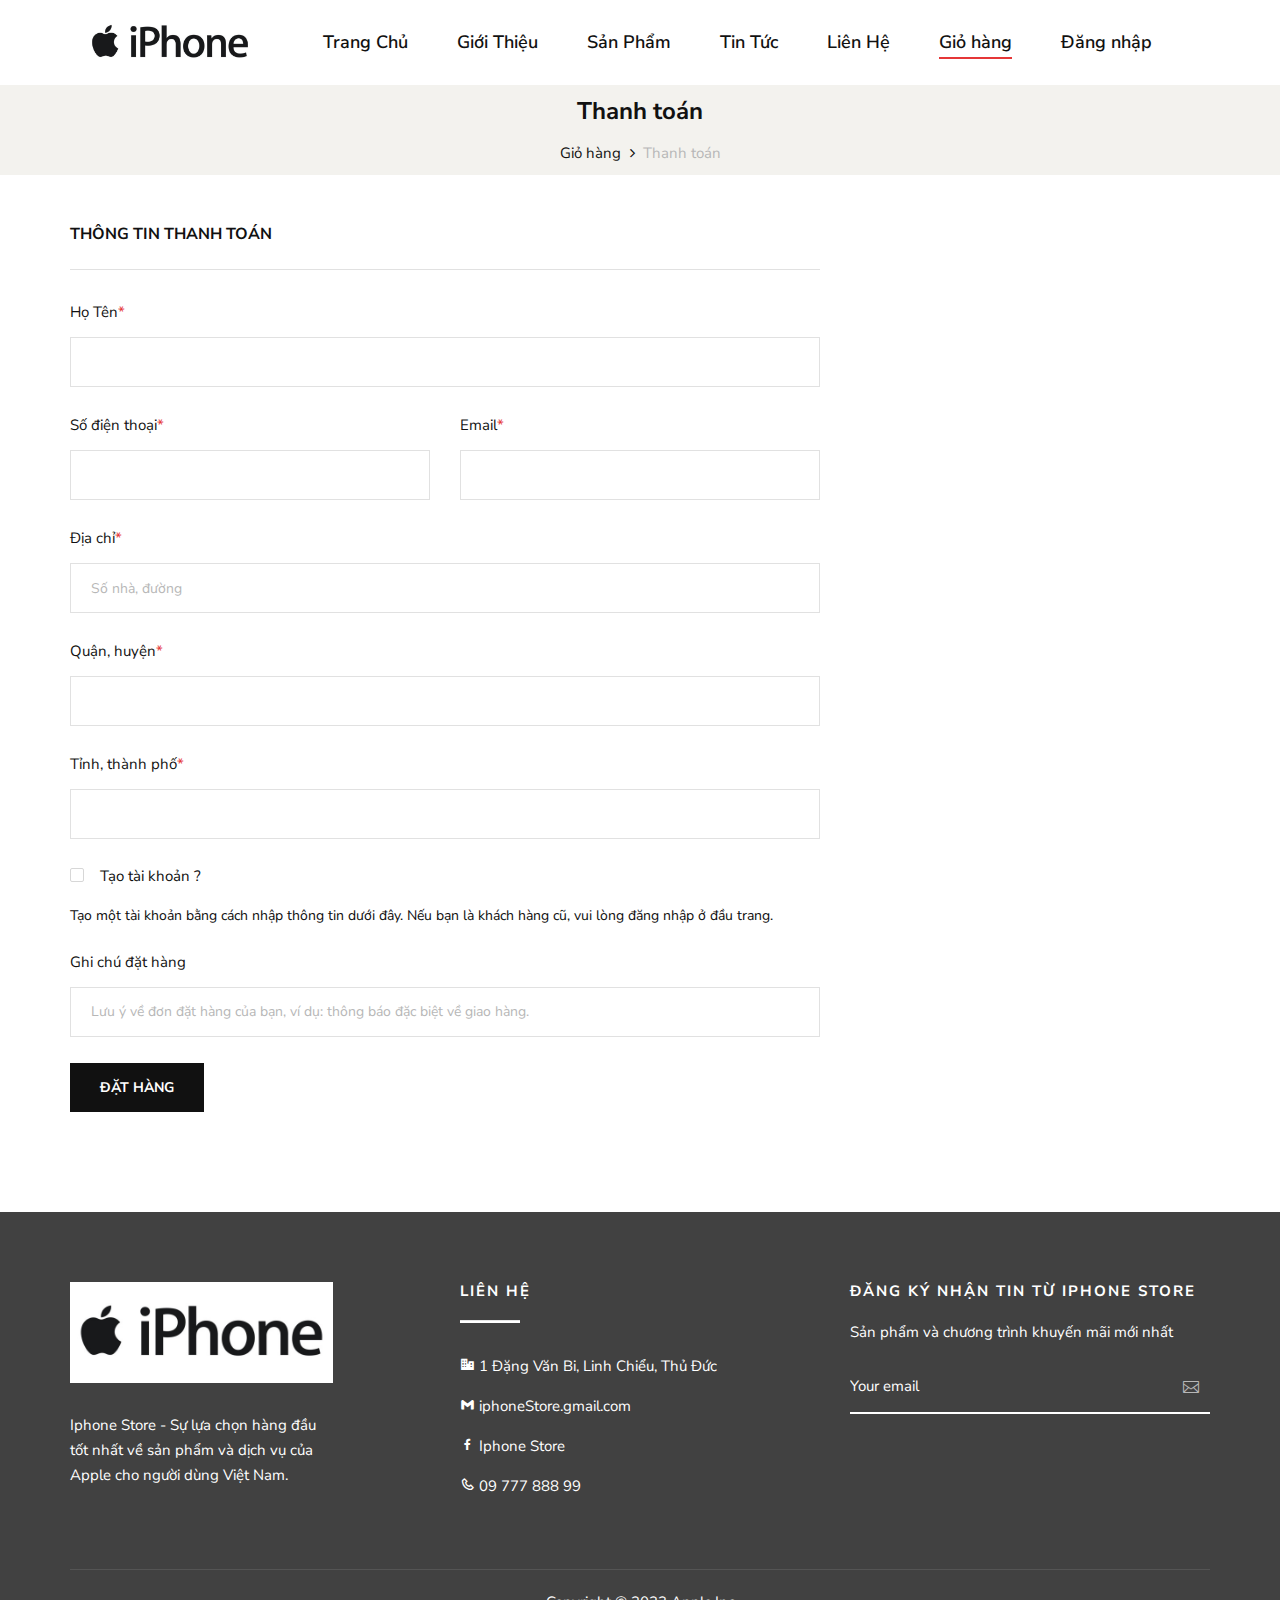
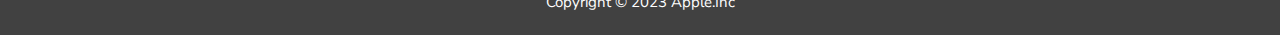
<file: checkout.html>
<!DOCTYPE html>
<html lang="zxx">

<head>
    <meta charset="UTF-8">
    <meta name="description" content="Male_Fashion Template">
    <meta name="keywords" content="Male_Fashion, unica, creative, html">
    <meta name="viewport" content="width=device-width, initial-scale=1.0">
    <meta http-equiv="X-UA-Compatible" content="ie=edge">
    <title>Thanh toán</title>

    <!-- Google Font -->
    <link href="https://fonts.googleapis.com/css2?family=Nunito+Sans:wght@300;400;600;700;800;900&display=swap"
    rel="stylesheet">

    <!-- Boxicon -->
    <link href='https://unpkg.com/boxicons@2.1.4/css/boxicons.min.css' rel='stylesheet'>

    <!-- Css Styles -->
    <link rel="stylesheet" href="css/bootstrap.min.css" type="text/css">
    <link rel="stylesheet" href="css/font-awesome.min.css" type="text/css">
    <link rel="stylesheet" href="css/elegant-icons.css" type="text/css">
    <link rel="stylesheet" href="css/magnific-popup.css" type="text/css">
    <link rel="stylesheet" href="css/nice-select.css" type="text/css">
    <link rel="stylesheet" href="css/owl.carousel.min.css" type="text/css">
    <link rel="stylesheet" href="css/slicknav.min.css" type="text/css">
    <link rel="stylesheet" href="css/style.css" type="text/css">
    <link rel="shortcut icon" href="img/Flaticon.png">
</head>

<body>
<!-- Page Preloder -->
<div id="preloder">
    <div class="loader"></div>
</div>

<!-- Navigation small Begin -->
<div class="offcanvas-menu-wrapper">
    <div id="mobile-menu-wrap"></div>
</div>
<!-- Navigation small End -->

<!-- Header Section Begin -->
<header class="header sticky" id="myHeader">
    <div class="container">
        <div class="row">
            <div class="col-lg-2 ">
                <div class="header__logo">
                    <a href="./index.html"><img src="img/iphone-logo.jpeg" alt="Logo"></a>
                </div>
            </div>
            <div class="col-lg-10 col-md-6 ">
                <nav class="header__menu mobile-menu">
                    <ul>
                        <li><a href="./index.html">Trang Chủ</a></li>
                        <li><a href="./about.html">Giới Thiệu</a></li>
                        <li><a href="./shop.html">Sản Phẩm</a></li>
                        <li><a href="./blog.html">Tin Tức</a></li>
                        <li><a href="./contact.html">Liên Hệ</a></li>
                        <li class="active"><a href="./shopping-cart.html">Giỏ hàng</a></li>
                        <li><a href="./login.html">Đăng nhập</a></li>
                    </ul>
                </nav>
            </div>
        </div>
        <div class="canvas__open"><i class="fa fa-bars"></i></div>
    </div>
</header>
<!-- Header Section End -->

<!-- Breadcrumb Section Begin -->
    <section class="breadcrumb-option">
        <div class="container">
            <div class="row">
                <div class="col-lg-12">
                    <div class="breadcrumb__text">
                        <div class="breadcrumb__links">
                            <h4>Thanh toán</h4>
                            <a href="./shopping-cart.html">Giỏ hàng</a>
                            <span>Thanh toán</span>
                        </div>
                    </div>
                </div>
            </div>
        </div>
    </section>
<!-- Breadcrumb Section End -->

<!-- Checkout Section Begin -->
    <section class="checkout spad">
        <div class="container">
            <div class="checkout__form">
                <form action="#">
                    <div class="row">
                        <div class="col-lg-8 col-md-6">
                            <h6 class="checkout__title">Thông tin thanh toán</h6>
                            <div class="row">
                                <div class="col-lg-12">
                                    <div class="checkout__input">
                                        <p>Họ Tên<span>*</span></p>
                                        <input type="text">
                                    </div>
                                </div>
                            </div>
                            <div class="row">
                                <div class="col-lg-6">
                                    <div class="checkout__input">
                                        <p>Số điện thoại<span>*</span></p>
                                        <input type="text">
                                    </div>
                                </div>
                                <div class="col-lg-6">
                                    <div class="checkout__input">
                                        <p>Email<span>*</span></p>
                                        <input type="text">
                                    </div>
                                </div>
                            </div>
                            <div class="checkout__input">
                                <p>Địa chỉ<span>*</span></p>
                                <input type="text" placeholder="Số nhà, đường" class="checkout__input__add">
                            </div>
                            <div class="checkout__input">
                                <p>Quận, huyện<span>*</span></p>
                                <input type="text">
                            </div>
                            <div class="checkout__input">
                                <p>Tỉnh, thành phố<span>*</span></p>
                                <input type="text">
                            </div>
                            <div class="checkout__input__checkbox">
                                <label for="acc-or">
                                    Tạo tài khoản ?
                                    <input type="checkbox" id="acc-or">
                                    <span class="checkmark"></span>
                                </label>
                                <p>Tạo một tài khoản bằng cách nhập thông tin dưới đây.
                                    Nếu bạn là khách hàng cũ, vui lòng đăng nhập ở đầu trang.</p>
                            </div>
                            <div class="checkout__input">
                                <p>Ghi chú đặt hàng<span></span></p>
                                <input type="text"
                                placeholder="Lưu ý về đơn đặt hàng của bạn, ví dụ: thông báo đặc biệt về giao hàng.">
                            </div>
                            <!-- Nhấn đặt hàng hiện thông báo "Đặt hàng thành công"" -->
                            <button type="submit" class="site-btn">ĐẶT HÀNG</button>
                        </div>
                    </div>
                </form>
            </div>
        </div>
    </section>
<!-- Checkout Section End -->

<!-- Footer Section Begin -->
<footer class="footer">
    <div class="container">
        <div class="row">
            <div class="col-lg-3 col-md-6 col-sm-6">
                <div class="footer__about">
                    <div class="footer__logo">
                        <a href="#"><img src="img/iphone-logo.jpeg" alt="logo"></a>
                    </div>
                    <p>Iphone Store - Sự lựa chọn hàng đầu tốt nhất về sản phẩm và dịch vụ của Apple cho người dùng Việt Nam.</p>
                </div>
            </div>
            <div class="col-lg-3 offset-lg-1 col-md-3 col-sm-6">
                <div class="footer__widget">
                    <h6 class="text-uppercase fw-bold">LIÊN HỆ</h6>
                    <hr 
                        class="mb-4 mt-0 d-inline-block mx-auto"
                        style="width: 60px; background-color: #fff; height: 2px"/>
                    <p><i class='bx bxs-business'></i> 1 Đặng Văn Bi, Linh Chiểu, Thủ Đức</p>
                    <p><i class='bx bxl-gmail'></i> iphoneStore.gmail.com</p>
                    <p><i class='bx bxl-facebook'></i> Iphone Store</p>
                    <p><i class='bx bx-phone'></i> 09 777 888 99</p>
                </div>
            </div>
            <div class="col-lg-4 offset-lg-1 col-md-6 col-sm-6">
                <div class="footer__widget">
                    <h6>Đăng ký nhận tin từ Iphone Store</h6>
                    <div class="footer__newslatter">
                        <p>Sản phẩm và chương trình khuyến mãi mới nhất</p>
                        <form action="#">
                            <input type="text" placeholder="Your email">
                            <button type="submit"><span class="icon_mail_alt"></span></button>
                        </form>
                    </div>
                </div>
            </div>
        </div>
        <div class="row">
            <div class="col-lg-12 text-center">
                <div class="footer__copyright__text">
                    <p>Copyright © 2023 
                        <a class="text-white" href="https://www.apple.com/vn/"> Apple.Inc</a>
                    </p>
                </div>
            </div>
        </div>
    </div>
</footer>
<!-- Footer Section End -->

    <!-- Js Plugins -->
    <script src="js/jquery-3.3.1.min.js"></script>
    <script src="js/jquery.session.js"></script>
    <script src="js/bootstrap.min.js"></script>
    <script src="js/jquery.nice-select.min.js"></script>
    <script src="js/jquery.nicescroll.min.js"></script>
    <script src="js/jquery.magnific-popup.min.js"></script>
    <script src="js/jquery.countdown.min.js"></script>
    <script src="js/jquery.slicknav.js"></script>
    <script src="js/mixitup.min.js"></script>
    <script src="js/owl.carousel.min.js"></script>
    <script src="js/main.js"></script>
</body>

</html>
</file>
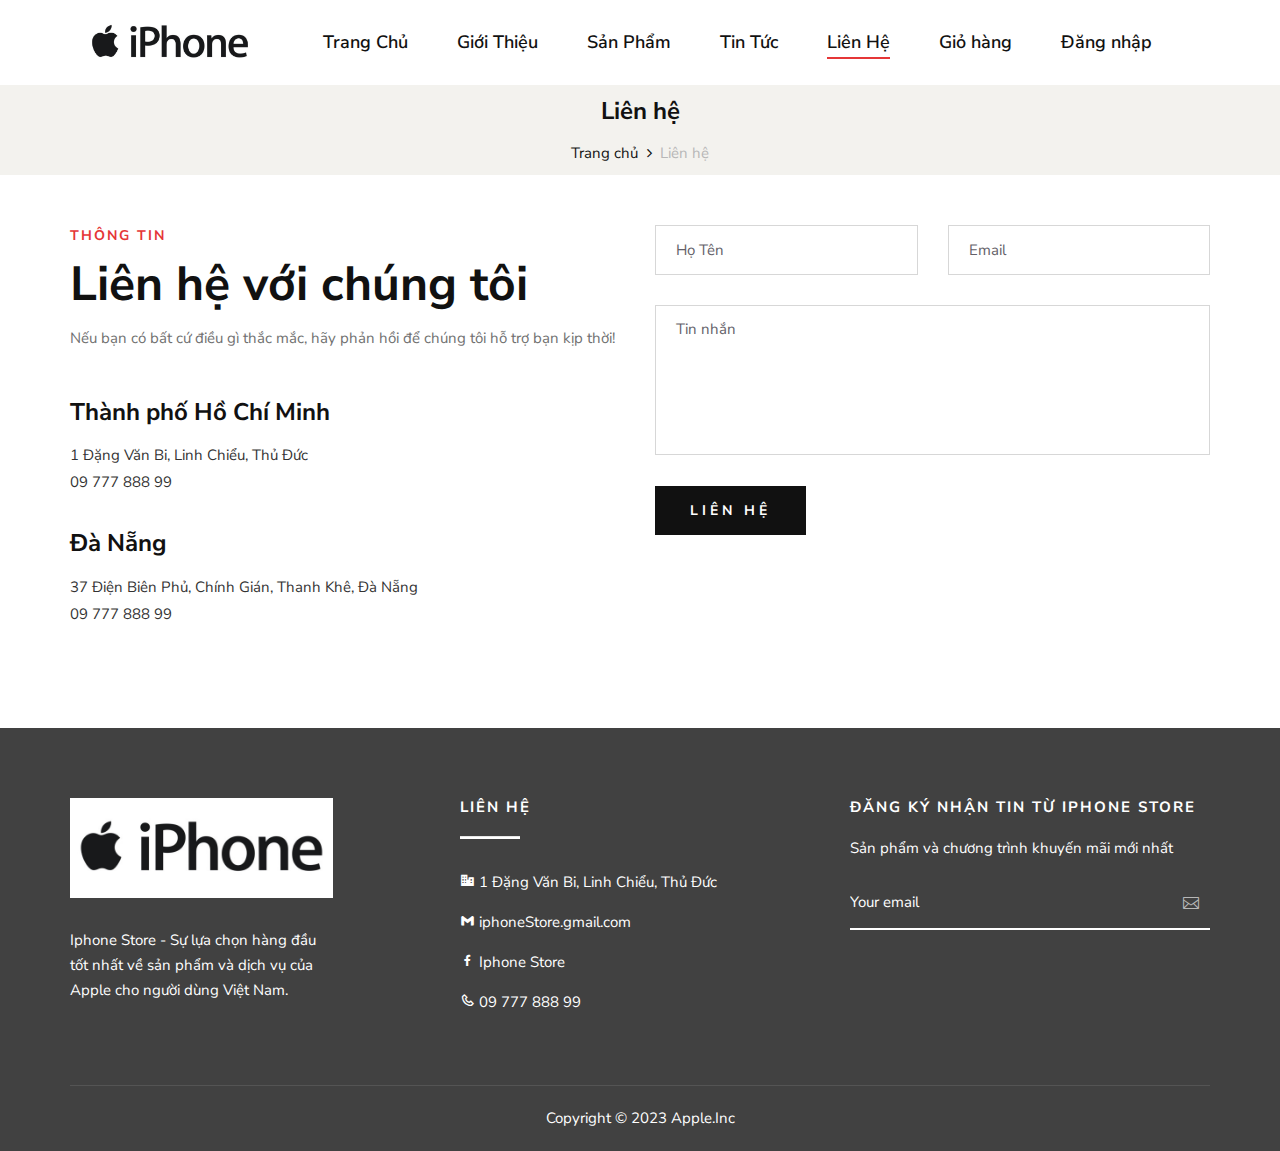
<file: contact.html>
<!DOCTYPE html>
<html lang="zxx">

<head>
    <meta charset="UTF-8">
    <meta name="description" content="Male_Fashion Template">
    <meta name="keywords" content="Male_Fashion, unica, creative, html">
    <meta name="viewport" content="width=device-width, initial-scale=1.0">
    <meta http-equiv="X-UA-Compatible" content="ie=edge">
    <title>Liên hệ</title>

    <!-- Google Font -->
    <link href="https://fonts.googleapis.com/css2?family=Nunito+Sans:wght@300;400;600;700;800;900&display=swap"
        rel="stylesheet">

    <!-- Boxicon -->
    <link href='https://unpkg.com/boxicons@2.1.4/css/boxicons.min.css' rel='stylesheet'>

    <!-- Css Styles -->
    <link rel="stylesheet" href="css/bootstrap.min.css" type="text/css">
    <link rel="stylesheet" href="css/font-awesome.min.css" type="text/css">
    <link rel="stylesheet" href="css/elegant-icons.css" type="text/css">
    <link rel="stylesheet" href="css/magnific-popup.css" type="text/css">
    <link rel="stylesheet" href="css/nice-select.css" type="text/css">
    <link rel="stylesheet" href="css/owl.carousel.min.css" type="text/css">
    <link rel="stylesheet" href="css/slicknav.min.css" type="text/css">
    <link rel="stylesheet" href="css/style.css" type="text/css">
    <link rel="shortcut icon" href="img/Flaticon.png">
</head>

<body>
<!-- Page Preloder -->
<div id="preloder">
    <div class="loader"></div>
</div>

<!-- Navigation small Begin -->
<div class="offcanvas-menu-overlay"></div>
<div class="offcanvas-menu-wrapper">
    <div id="mobile-menu-wrap"></div>
</div>
<!-- Navigation small End -->

<!-- Header Section Begin -->
<header class="header sticky" id="myHeader">
    <div class="container">
        <div class="row">
            <div class="col-lg-2 ">
                <div class="header__logo">
                    <a href="./index.html"><img src="img/iphone-logo.jpeg" alt="Logo"></a>
                </div>
            </div>
            <div class="col-lg-10 col-md-6 ">
                <nav class="header__menu mobile-menu">
                    <ul>
                        <li><a href="./index.html">Trang Chủ</a></li>
                        <li><a href="./about.html">Giới Thiệu</a></li>
                        <li><a href="./shop.html">Sản Phẩm</a></li>
                        <li><a href="./blog.html">Tin Tức</a></li>
                        <li class="active"><a href="./contact.html">Liên Hệ</a></li>
                        <li><a href="./shopping-cart.html">Giỏ hàng</a></li>
                        <li><a href="./login.html">Đăng nhập</a></li>
                    </ul>
                </nav>
            </div>
        </div>
        <div class="canvas__open"><i class="fa fa-bars"></i></div>
    </div>
</header>
<!-- Header Section End -->

<!-- Breadcrumb Section Begin -->
<section class="breadcrumb-option">
    <div class="container">
        <div class="row">
            <div class="col-lg-12">
                <div class="breadcrumb__text">
                    <h4>Liên hệ</h4>
                    <div class="breadcrumb__links">
                        <a href="./index.html">Trang chủ</a>
                        <span>Liên hệ</span>
                    </div>
                </div>
            </div>
        </div>
    </div>
</section>
<!-- Breadcrumb Section End -->

<!-- Contact Section Begin -->
    <section class="contact spad">
        <div class="container">
            <div class="row">
                <div class="col-lg-6 col-md-6">
                    <div class="contact__text">
                        <div class="section-title">
                            <span>Thông tin</span>
                            <h2>Liên hệ với chúng tôi</h2>
                            <p>Nếu bạn có bất cứ điều gì thắc mắc, hãy phản hồi để chúng tôi hỗ trợ bạn kịp thời!</p>
                        </div>
                        <ul>
                            <li>
                                <h4>Thành phố Hồ Chí Minh</h4>
                                <p>1 Đặng Văn Bi, Linh Chiểu, Thủ Đức <br />09 777 888 99</p>
                            </li>
                            <li>
                                <h4>Đà Nẵng</h4>
                                <p>37 Điện Biên Phủ, Chính Gián, Thanh Khê, Đà Nẵng <br />09 777 888 99</p>
                            </li>
                        </ul>
                    </div>
                </div>
                <div class="col-lg-6 col-md-6">
                    <div class="contact__form">
                        <form action="#">
                            <div class="row">
                                <div class="col-lg-6">
                                    <input type="text" placeholder="Họ Tên">
                                </div>
                                <div class="col-lg-6">
                                    <input type="text" placeholder="Email">
                                </div>
                                <div class="col-lg-12">
                                    <textarea placeholder="Tin nhắn"></textarea>
                                    <button type="submit" class="site-btn">Liên hệ</button>
                                </div>
                            </div>
                        </form>
                    </div>
                </div>
            </div>
        </div>
    </section>
<!-- Contact Section End -->

<!-- Footer Section Begin -->
<footer class="footer">
    <div class="container">
        <div class="row">
            <div class="col-lg-3 col-md-6 col-sm-6">
                <div class="footer__about">
                    <div class="footer__logo">
                        <a href="#"><img src="img/iphone-logo.jpeg" alt="logo"></a>
                    </div>
                    <p>Iphone Store - Sự lựa chọn hàng đầu tốt nhất về sản phẩm và dịch vụ của Apple cho người dùng Việt Nam.</p>
                </div>
            </div>
            <div class="col-lg-3 offset-lg-1 col-md-3 col-sm-6">
                <div class="footer__widget">
                    <h6 class="text-uppercase fw-bold">LIÊN HỆ</h6>
                    <hr 
                        class="mb-4 mt-0 d-inline-block mx-auto"
                        style="width: 60px; background-color: #fff; height: 2px"/>
                    <p><i class='bx bxs-business'></i> 1 Đặng Văn Bi, Linh Chiểu, Thủ Đức</p>
                    <p><i class='bx bxl-gmail'></i> iphoneStore.gmail.com</p>
                    <p><i class='bx bxl-facebook'></i> Iphone Store</p>
                    <p><i class='bx bx-phone'></i> 09 777 888 99</p>
                </div>
            </div>
            <div class="col-lg-4 offset-lg-1 col-md-6 col-sm-6">
                <div class="footer__widget">
                    <h6>Đăng ký nhận tin từ Iphone Store</h6>
                    <div class="footer__newslatter">
                        <p>Sản phẩm và chương trình khuyến mãi mới nhất</p>
                        <form action="#">
                            <input type="text" placeholder="Your email">
                            <button type="submit"><span class="icon_mail_alt"></span></button>
                        </form>
                    </div>
                </div>
            </div>
        </div>
        <div class="row">
            <div class="col-lg-12 text-center">
                <div class="footer__copyright__text">
                    <p>Copyright © 2023 
                        <a class="text-white" href="https://www.apple.com/vn/"> Apple.Inc</a>
                    </p>
                </div>
            </div>
        </div>
    </div>
</footer>
<!-- Footer Section End -->


    <!-- Js Plugins -->
    <script src="js/jquery-3.3.1.min.js"></script>
    <script src="js/jquery.session.js"></script>
    <script src="js/bootstrap.min.js"></script>
    <script src="js/jquery.nice-select.min.js"></script>
    <script src="js/jquery.nicescroll.min.js"></script>
    <script src="js/jquery.magnific-popup.min.js"></script>
    <script src="js/jquery.countdown.min.js"></script>
    <script src="js/jquery.slicknav.js"></script>
    <script src="js/mixitup.min.js"></script>
    <script src="js/owl.carousel.min.js"></script>
    <script src="js/main.js"></script>
</body>

</html>
</file>
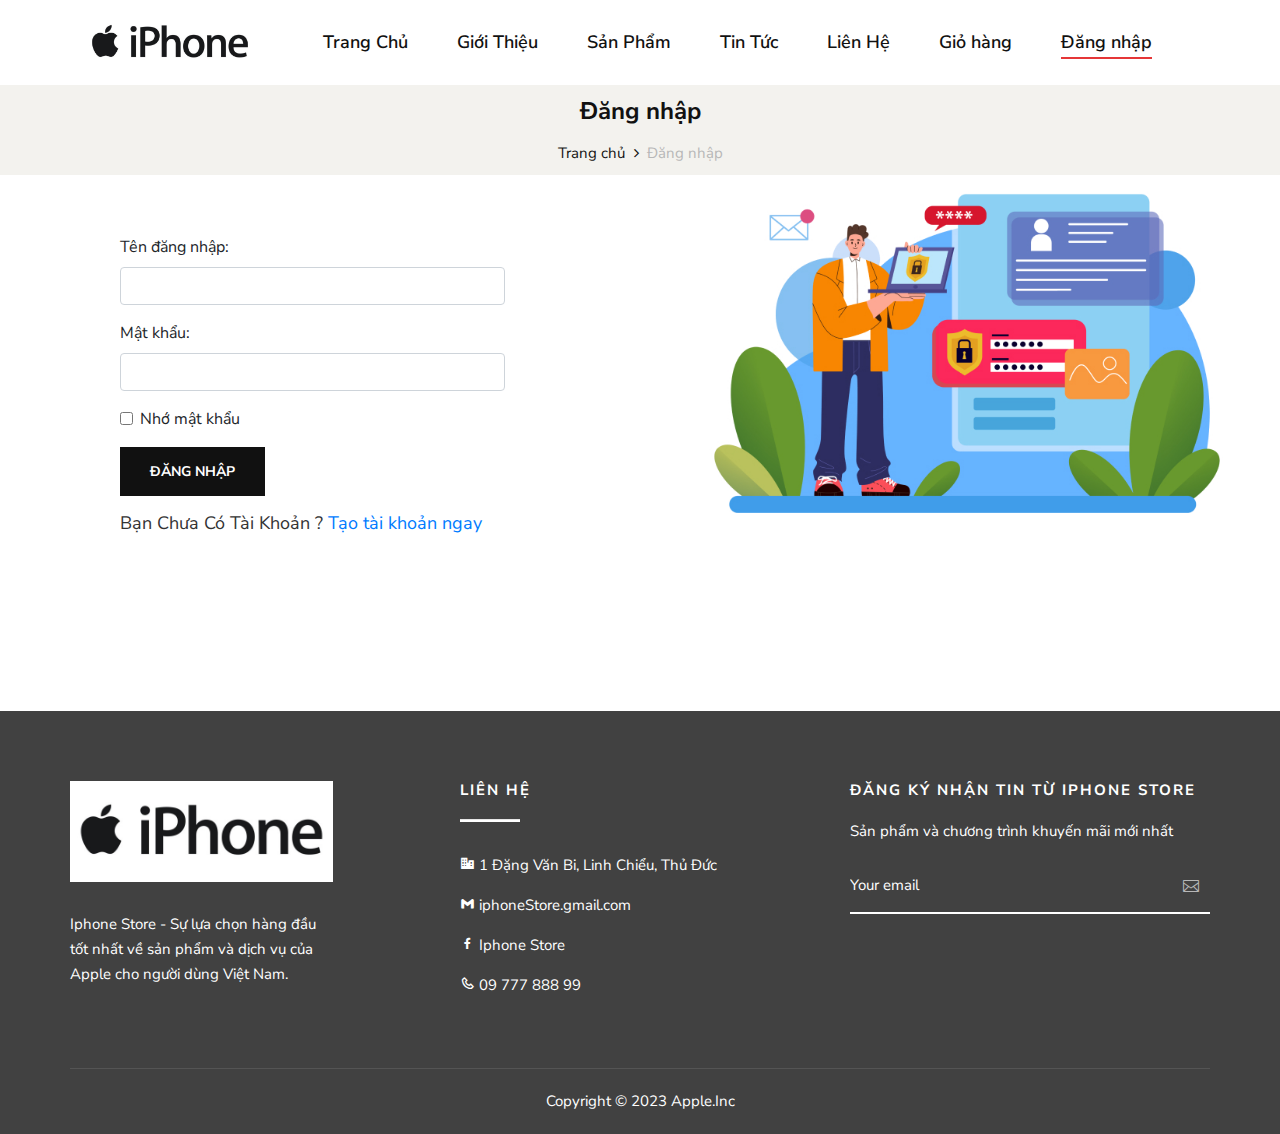
<file: login.html>
<!DOCTYPE html>
<html lang="zxx">

<head>
    <meta charset="UTF-8">
    <meta name="description" content="Male_Fashion Template">
    <meta name="keywords" content="Male_Fashion, unica, creative, html">
    <meta name="viewport" content="width=device-width, initial-scale=1.0">
    <meta http-equiv="X-UA-Compatible" content="ie=edge">
    <title>Đăng nhập</title>

    <!-- Google Font -->
    <link href="https://fonts.googleapis.com/css2?family=Nunito+Sans:wght@300;400;600;700;800;900&display=swap"
    rel="stylesheet">

    <!-- Boxicon -->
    <link href='https://unpkg.com/boxicons@2.1.4/css/boxicons.min.css' rel='stylesheet'>

    <!-- Css Styles -->
    <link rel="stylesheet" href="css/bootstrap.min.css" type="text/css">
    <link rel="stylesheet" href="css/font-awesome.min.css" type="text/css">
    <link rel="stylesheet" href="css/elegant-icons.css" type="text/css">
    <link rel="stylesheet" href="css/magnific-popup.css" type="text/css">
    <link rel="stylesheet" href="css/nice-select.css" type="text/css">
    <link rel="stylesheet" href="css/owl.carousel.min.css" type="text/css">
    <link rel="stylesheet" href="css/slicknav.min.css" type="text/css">
    <link rel="stylesheet" href="css/style.css" type="text/css">
    <link rel="shortcut icon" href="img/Flaticon.png">
</head>

<body>
<!-- Page Preloder -->
<div id="preloder">
    <div class="loader"></div>
</div>

<!-- Navigation small Begin -->
<div class="offcanvas-menu-wrapper">
    <div id="mobile-menu-wrap"></div>
</div>
<!-- Navigation small End -->

<!-- Header Section Begin -->
<header class="header sticky" id="myHeader">
    <div class="container">
        <div class="row">
            <div class="col-lg-2 ">
                <div class="header__logo">
                    <a href="./index.html"><img src="img/iphone-logo.jpeg" alt="Logo"></a>
                </div>
            </div>
            <div class="col-lg-10 col-md-6 ">
                <nav class="header__menu mobile-menu">
                    <ul>
                        <li><a href="./index.html">Trang Chủ</a></li>
                        <li><a href="./about.html">Giới Thiệu</a></li>
                        <li><a href="./shop.html">Sản Phẩm</a></li>
                        <li><a href="./blog.html">Tin Tức</a></li>
                        <li><a href="./contact.html">Liên Hệ</a></li>
                        <li><a href="./shopping-cart.html">Giỏ hàng</a></li>
                        <li class="active"><a href="./login.html">Đăng nhập</a></li>
                    </ul>
                </nav>
            </div>
        </div>
        <div class="canvas__open"><i class="fa fa-bars"></i></div>
    </div>
</header>
<!-- Header Section End -->

<!-- Breadcrumb Section Begin -->
    <section class="breadcrumb-option">
        <div class="container">
            <div class="row">
                <div class="col-lg-12">
                    <div class="breadcrumb__text">
                        <div class="breadcrumb__links">
                            <h4>Đăng nhập</h4>
                            <a href="./shopping-cart.html">Trang chủ</a>
                            <span>Đăng nhập</span>
                        </div>
                    </div>
                </div>
            </div>
        </div>
    </section>
<!-- Breadcrumb Section End -->

<!-- Login Section Begin -->
<div class="row">
    <div class="col-lg-6">
        <form class="login">
            <div class="form-group">
                <label for="exampleInputEmail1">Tên đăng nhập: </label>
                <input type="email" class="form-control" id="exampleInputEmail1" aria-describedby="emailHelp">
            </div>
            <div class="form-group">
                <label for="exampleInputPassword1">Mật khẩu: </label>
                <input type="password" class="form-control" id="exampleInputPassword1">
            </div>
            <div class="form-group form-check">
                <input type="checkbox" class="form-check-input" id="exampleCheck1">
                <label class="form-check-label" for="exampleCheck1">Nhớ mật khẩu</label>
            </div>
            <button type="submit" class="site-btn">Đăng nhập</button>
            <p>Bạn Chưa Có Tài Khoản ? <a href="./signup.html">Tạo tài khoản ngay</a></p>
        </form>
    </div>
    <div class="col-lg-6">
        <img src="img/login.jpeg" alt="login" class="img-thumbnail">
    </div>
</div>
<!-- Login Section End -->

<!-- Footer Section Begin -->
<footer class="footer">
    <div class="container">
        <div class="row">
            <div class="col-lg-3 col-md-6 col-sm-6">
                <div class="footer__about">
                    <div class="footer__logo">
                        <a href="#"><img src="img/iphone-logo.jpeg" alt="logo"></a>
                    </div>
                    <p>Iphone Store - Sự lựa chọn hàng đầu tốt nhất về sản phẩm và dịch vụ của Apple cho người dùng Việt Nam.</p>
                </div>
            </div>
            <div class="col-lg-3 offset-lg-1 col-md-3 col-sm-6">
                <div class="footer__widget">
                    <h6 class="text-uppercase fw-bold">LIÊN HỆ</h6>
                    <hr 
                        class="mb-4 mt-0 d-inline-block mx-auto"
                        style="width: 60px; background-color: #fff; height: 2px"/>
                    <p><i class='bx bxs-business'></i> 1 Đặng Văn Bi, Linh Chiểu, Thủ Đức</p>
                    <p><i class='bx bxl-gmail'></i> iphoneStore.gmail.com</p>
                    <p><i class='bx bxl-facebook'></i> Iphone Store</p>
                    <p><i class='bx bx-phone'></i> 09 777 888 99</p>
                </div>
            </div>
            <div class="col-lg-4 offset-lg-1 col-md-6 col-sm-6">
                <div class="footer__widget">
                    <h6>Đăng ký nhận tin từ Iphone Store</h6>
                    <div class="footer__newslatter">
                        <p>Sản phẩm và chương trình khuyến mãi mới nhất</p>
                        <form action="#">
                            <input type="text" placeholder="Your email">
                            <button type="submit"><span class="icon_mail_alt"></span></button>
                        </form>
                    </div>
                </div>
            </div>
        </div>
        <div class="row">
            <div class="col-lg-12 text-center">
                <div class="footer__copyright__text">
                    <p>Copyright © 2023 
                        <a class="text-white" href="https://www.apple.com/vn/"> Apple.Inc</a>
                    </p>
                </div>
            </div>
        </div>
    </div>
</footer>
<!-- Footer Section End -->

    <!-- Js Plugins -->
    <script src="js/jquery-3.3.1.min.js"></script>
    <script src="js/jquery.session.js"></script>
    <script src="js/bootstrap.min.js"></script>
    <script src="js/jquery.nice-select.min.js"></script>
    <script src="js/jquery.nicescroll.min.js"></script>
    <script src="js/jquery.magnific-popup.min.js"></script>
    <script src="js/jquery.countdown.min.js"></script>
    <script src="js/jquery.slicknav.js"></script>
    <script src="js/mixitup.min.js"></script>
    <script src="js/owl.carousel.min.js"></script>
    <script src="js/main.js"></script>
</body>
<!-- Phần đăng nhập phải có tài khoản và mật khẩu, khi đăng nhập sai thì thông báo (như bài giữa kì)
    Đăng nhập thành công thì load lại trang và thể hiện có tên tài khoản người đó trên thanh header-->
</html>
</file>
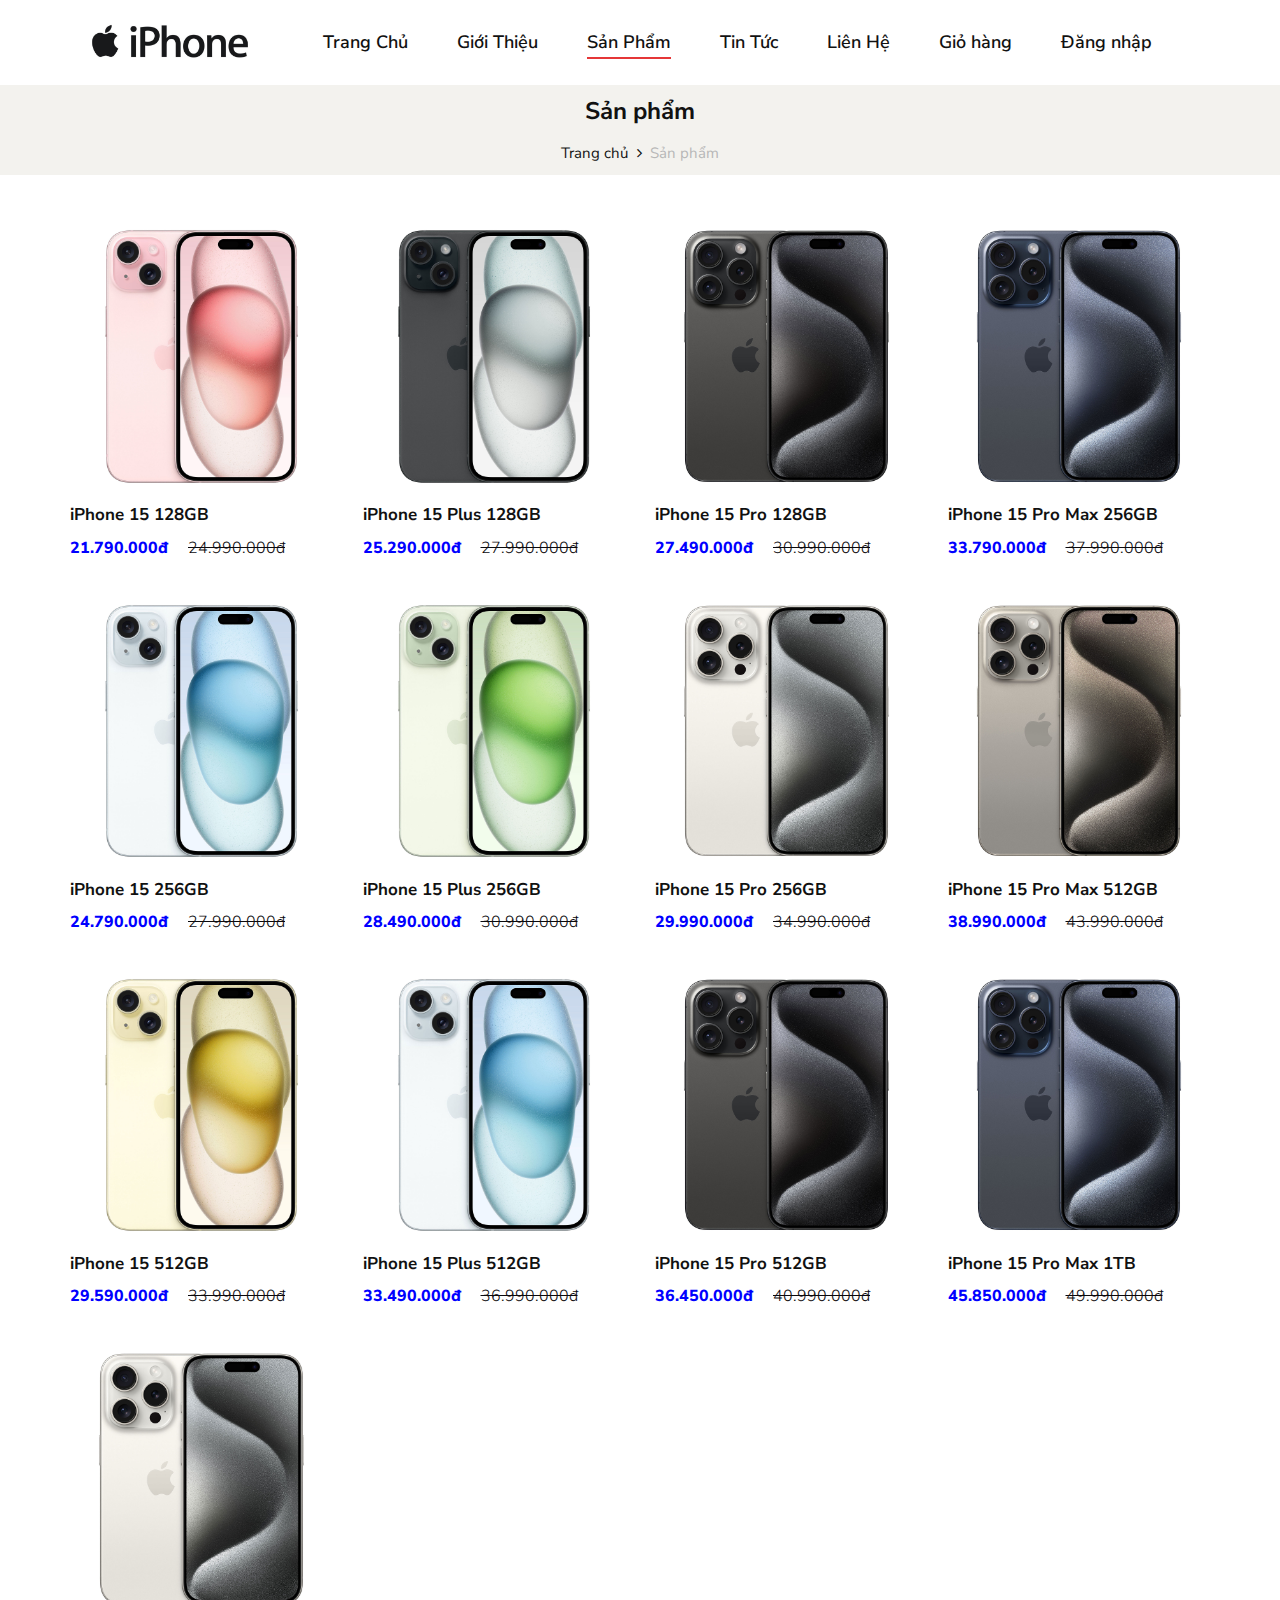
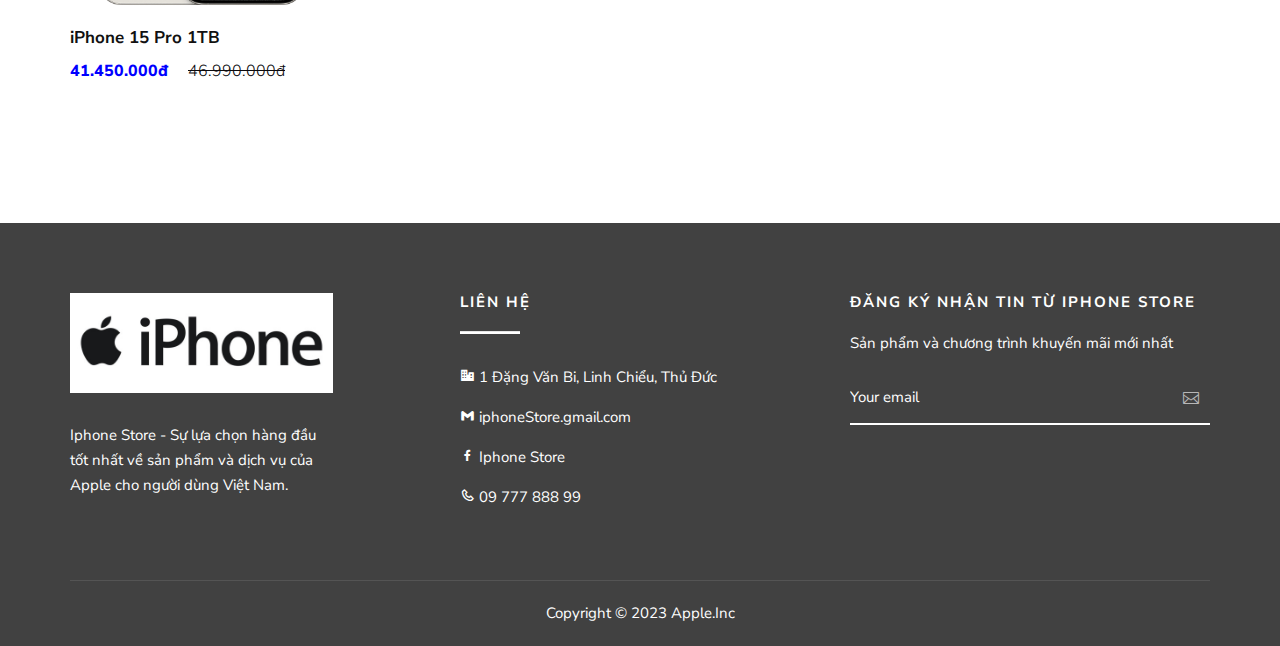
<file: product-detail.html>
<!DOCTYPE html>
<html lang="zxx">

<head>
    <meta charset="UTF-8">
    <meta name="description" content="Male_Fashion Template">
    <meta name="keywords" content="Male_Fashion, unica, creative, html">
    <meta name="viewport" content="width=device-width, initial-scale=1.0">
    <meta http-equiv="X-UA-Compatible" content="ie=edge">
    <title>iPhone 15</title>

    <!-- Google Font -->
    <link href="https://fonts.googleapis.com/css2?family=Nunito+Sans:wght@300;400;600;700;800;900&display=swap"
    rel="stylesheet">

    <!-- Boxicon -->
    <link href='https://unpkg.com/boxicons@2.1.4/css/boxicons.min.css' rel='stylesheet'>

    <!-- Css Styles -->
    <link rel="stylesheet" href="css/bootstrap.min.css" type="text/css">
    <link rel="stylesheet" href="css/font-awesome.min.css" type="text/css">
    <link rel="stylesheet" href="css/elegant-icons.css" type="text/css">
    <link rel="stylesheet" href="css/magnific-popup.css" type="text/css">
    <link rel="stylesheet" href="css/nice-select.css" type="text/css">
    <link rel="stylesheet" href="css/owl.carousel.min.css" type="text/css">
    <link rel="stylesheet" href="css/slicknav.min.css" type="text/css">
    <link rel="stylesheet" href="css/style.css" type="text/css">
    <link rel="shortcut icon" href="img/Flaticon.png">
</head>

<body>
    <!-- Page Preloder -->
<div id="preloder">
    <div class="loader"></div>
</div>

<!-- Navigation small Begin -->
<div class="offcanvas-menu-wrapper">
    <div id="mobile-menu-wrap"></div>
</div>
<!-- Navigation small End -->

<!-- Header Section Begin -->
<header class="header sticky" id="myHeader">
    <div class="container">
        <div class="row">
            <div class="col-md-2 ">
                <div class="header__logo">
                    <a href="./index.html"><img src="img/iphone-logo.jpeg" alt="Logo"></a>
                </div>
            </div>
            <div class="col-lg-10 col-md-6 ">
                <nav class="header__menu mobile-menu">
                    <ul>
                        <li><a href="./index.html">Trang Chủ</a></li>
                        <li><a href="./about.html">Giới Thiệu</a></li>
                        <li class="active"><a href="./shop.html">Sản Phẩm</a></li>
                        <li><a href="./blog.html">Tin Tức</a></li>
                        <li><a href="./contact.html">Liên Hệ</a></li>
                        <li><a href="./shopping-cart.html">Giỏ hàng</a></li>
                        <li><a href="./login.html">Đăng nhập</a></li>
                    </ul>
                </nav>
            </div>
        </div>
        <div class="canvas__open"><i class="fa fa-bars"></i></div>
    </div>
</header>
<!-- Header Section End -->

<!-- Breadcrumb Section Begin -->
<section class="breadcrumb-option">
    <div class="container">
        <div class="row">
            <div class="col-lg-12">
                <div class="breadcrumb__text">
                    <h4>Sản phẩm chi tiết</h4>
                    <div class="breadcrumb__links">
                        <a href="./shop.html">Sản phẩm</a>
                        <span>Sản phẩm chi tiết</span>
                    </div>
                </div>
            </div>
        </div>
    </div>
</section>
<!-- Breadcrumb Section End -->


<!-- Shop Details Section Begin -->
<section class="shop-details">
    <div class="product__details__pic">
        <div class="container">
            <div class="row">
                <div class="col-lg-3 col-md-3">
                    <ul class="nav nav-tabs detail-tabs-image" role="tablist">
                        <li class="nav-item">
                            <a class="nav-link active" data-toggle="tab" href="#tabs-1" role="tab">
                            </a>
                        </li>
                    </ul>
                </div>
                <div class="col-lg-6 col-md-9">
                    <div class="tab-content">
                        <div class="tab-pane active" id="tabs-1" role="tabpanel">
                            <div class="product__details__pic__item">
                                <img src="img/Image-phone/Anh-san-pham/Iphone-15-hong.jpg" alt="">
                            </div>
                        </div>
                    </div>
                </div>
            </div>
        </div>
    </div>
    <div class="product__details__content">
        <div class="container">
            <div class="row d-flex justify-content-center">
                <div class="col-lg-8">
                    <div class="product__details__text">
                        <h4 class="detail-name">iPhone 15 128GB</h4>
                        <h3 class="detail-price">21.790.000₫ <span>24.990.000đ</span></h3>
                        <div class="product__details__option">
                            <div class="product__details__option__size">
                                <span>Dung lượng:</span>
                            </div>
                            <div class="product__details__option__color">
                            </div>
                        </div>
                        <div class="product__details__cart__option">
                            <div class="quantity">
                                <div class="pro-qty">
                                    <input type="text" value="1">
                                </div>
                            </div>
                            <a href="#" class="primary-btn">Mua ngay</a>
                        </div>
                    </div>
                </div>
            </div>
        </div>
    </div>
</section>
<!-- Shop Details Section End -->

<!-- Related Section Begin -->
<section class="related spad">
    <div class="container">
        <div class="row">
            <div class="col-lg-12">
                <h3 class="related-title">Gợi ý các phụ kiện</h3>
            </div>
        </div>
        <div class="row product__filter">
            <div class="col-lg-3 col-md-2 hot-sales">
                <div class="product__item">
                    <div class="product__item__pic">
                        <a href="shop.html"><img src="img/phukien-iphone/phukien-1.jpeg" alt="ip15" class="img-thumbnail"></a>
                    </div>
                    <div class="product__item__text">
                        <h6><span>Cường lực Apple iPhone 15 Series</span></h6>
                        <a href="" class="add-cart">Mua ngay</a>
                        <h5>390.000₫</h5>
                        <h5 class="discount"><del>350.000₫</del></h5>
                    </div>
                </div>
            </div>
            <div class="col-lg-3 col-md-2 hot-sales">
                <div class="product__item">
                    <div class="product__item__pic">
                        <a href="shop.html"><img src="img/phukien-iphone/phukien-2.jpeg" alt="pk2" class="img-thumbnail"></a>
                    </div>
                    <div class="product__item__text">
                        <h6><span>Cường lực Camera iPhone 15 Series</span></h6>
                        <a href="" class="add-cart">Mua ngay</a>
                        <h5>350.000₫</h5>
                        <h5 class="discount"><del>400.000₫</del></h5>
                    </div>
                </div>
            </div>
            <div class="col-lg-3 col-m-2 hot-sales">
                <div class="product__item">
                    <div class="product__item__pic">
                        <a href="shop.html"><img src="img/phukien-iphone/phukien-3.png" alt="pk3" class="img-thumbnail"></a>
                    </div>
                    <div class="product__item__text">
                        <h6><span>Củ sạc 20W USB-C Power Adapter</span></h6>
                        <a href="" class="add-cart">Mua ngay</a>
                        <h5>490.000₫</h5>
                        <h5 class="discount"><del>600.000₫</del></h5>
                    </div>
                </div>
            </div>
            <div class="col-lg-3 col-m-2 hot-sales">
                <div class="product__item">
                    <div class="product__item__pic">
                        <img src="img/phukien-iphone/phukien-4.jpeg" alt="ip15promax" class="img-thumbnail">
                    </div>
                    <div class="product__item__text">
                        <h6><span>Ốp lưng Silicon MagSafe cho iPhone 15</span></h6>
                        <a href="" class="add-cart">Mua ngay</a>
                        <h5>1.270.000₫</h5>
                        <h5 class="discount"><del>1.590.000₫</del></h5>
                    </div>
                </div>
            </div>
        </div>
                    
        </div>
    </div>
</section>
<!-- Related Section End -->

<!-- Footer Section Begin -->
<footer class="footer">
    <div class="container">
        <div class="row">
            <div class="col-lg-3 col-md-6 col-sm-6">
                <div class="footer__about">
                    <div class="footer__logo">
                        <a href="#"><img src="img/iphone-logo.jpeg" alt="logo"></a>
                    </div>
                    <p>Iphone Store - Sự lựa chọn hàng đầu tốt nhất về sản phẩm và dịch vụ của Apple cho người dùng Việt Nam.</p>
                </div>
            </div>
            <div class="col-lg-3 offset-lg-1 col-md-3 col-sm-6">
                <div class="footer__widget">
                    <h6 class="text-uppercase fw-bold">LIÊN HỆ</h6>
                    <hr 
                        class="mb-4 mt-0 d-inline-block mx-auto"
                        style="width: 60px; background-color: #fff; height: 2px"/>
                    <p><i class='bx bxs-business'></i> 1 Đặng Văn Bi, Linh Chiểu, Thủ Đức</p>
                    <p><i class='bx bxl-gmail'></i> iphoneStore.gmail.com</p>
                    <p><i class='bx bxl-facebook'></i> Iphone Store</p>
                    <p><i class='bx bx-phone'></i> 09 777 888 99</p>
                </div>
            </div>
            <div class="col-lg-4 offset-lg-1 col-md-6 col-sm-6">
                <div class="footer__widget">
                    <h6>Đăng ký nhận tin từ Iphone Store</h6>
                    <div class="footer__newslatter">
                        <p>Sản phẩm và chương trình khuyến mãi mới nhất</p>
                        <form action="#">
                            <input type="text" placeholder="Your email">
                            <button type="submit"><span class="icon_mail_alt"></span></button>
                        </form>
                    </div>
                </div>
            </div>
        </div>
        <div class="row">
            <div class="col-lg-12 text-center">
                <div class="footer__copyright__text">
                    <p>Copyright © 2023 
                        <a class="text-white" href="https://www.apple.com/vn/"> Apple.Inc</a>
                    </p>
                </div>
            </div>
        </div>
    </div>
</footer>
<!-- Footer Section End -->

    <!-- Js Plugins -->
    <script src="js/jquery-3.3.1.min.js"></script>
    <script src="js/jquery.session.js"></script>
    <script src="js/bootstrap.min.js"></script>
    <script src="js/jquery.nice-select.min.js"></script>
    <script src="js/jquery.nicescroll.min.js"></script>
    <script src="js/jquery.magnific-popup.min.js"></script>
    <script src="js/jquery.countdown.min.js"></script>
    <script src="js/jquery.slicknav.js"></script>
    <script src="js/mixitup.min.js"></script>
    <script src="js/owl.carousel.min.js"></script>
    <script src="js/main.js"></script>
    <script type="text/javascript">

    // -----------------------------------------------------
        var product = $.session.get('product')?JSON.parse($.session.get('product')):'';
        console.log("product",product);
        if(product){

            var tabsiamge = '';
            Object.entries(product.images).map(([key,item])=>{
                tabsiamge += '<li class="nav-item">';
                    tabsiamge += '<a class="nav-link active tab-item-image" data-key-cl="'+key+'">';
                        tabsiamge += '<div class="product__thumb__pic">';
                            tabsiamge += '<img src="'+item+'" alt="ip15" class="img-thumbnail">';
                        tabsiamge += '</div>';
                    tabsiamge += '</a>';
                tabsiamge += '</li>';
            })
            $(".detail-tabs-image").html(tabsiamge);

            var dungluong = '<span>Dung lượng:</span>';
            Object.entries(product.dungluong).map(([key,item],stt)=>{
                stt = !stt?"active":stt;
                dungluong += '<label class="'+stt+' item-active-dungluong" for="'+key+'">';
                    dungluong += '<input type="radio" id="'+key+'" value="'+key+'">'+item;
                dungluong += '</label>';
            });
            $(".product__details__option__size").html(dungluong);

            
            var mausac = '<span>Color:</span>';
            Object.entries(product.mausac).map(([key,item],stt)=>{
                stt = !stt?"active":stt;
                mausac += '<label class="'+stt+' '+item+' item-active-color '+key+'" for="'+item+'">';
                    mausac += '<input type="radio" id="'+item+'" value="'+key+'">';
                mausac += '</label>';
            });
            $(".product__details__option__color").html(mausac);
            $(".detail-name").html(product.name);

        }else{
            window.location.href = "shop.html";
        }

        $(".item-active-dungluong").click(function(){
            $('.item-active-dungluong').removeClass('active');
            $(this).addClass('active');
            chooseVariant();
        });
        $(".item-active-color").click(function(){
            $('.item-active-color').removeClass('active');
            $(this).addClass('active');
            chooseVariant();
        });
        $(".tab-item-image").click(function(){
            var cl = $(this).attr('data-key-cl');
            $('.item-active-color').removeClass('active');
            $('.item-active-color.'+cl).addClass('active');
            chooseVariant();
            
        });
        function chooseVariant(){
            var dl = $('.item-active-dungluong.active input').val();
            var cl = $('.item-active-color.active input').val();
            
            if(product.variant[cl][dl]){
                var variant = product.variant[cl][dl];
                console.log("dl",product);
            // console.log("cl",product.variant[cl]);
                $('.detail-price').html(variant.saleprice+'<span>'+variant.price+'</span>');
                $('.product__details__pic__item img').attr("src",product.images[cl])
            } 
        }
    </script>
</body>

</html>
</file>
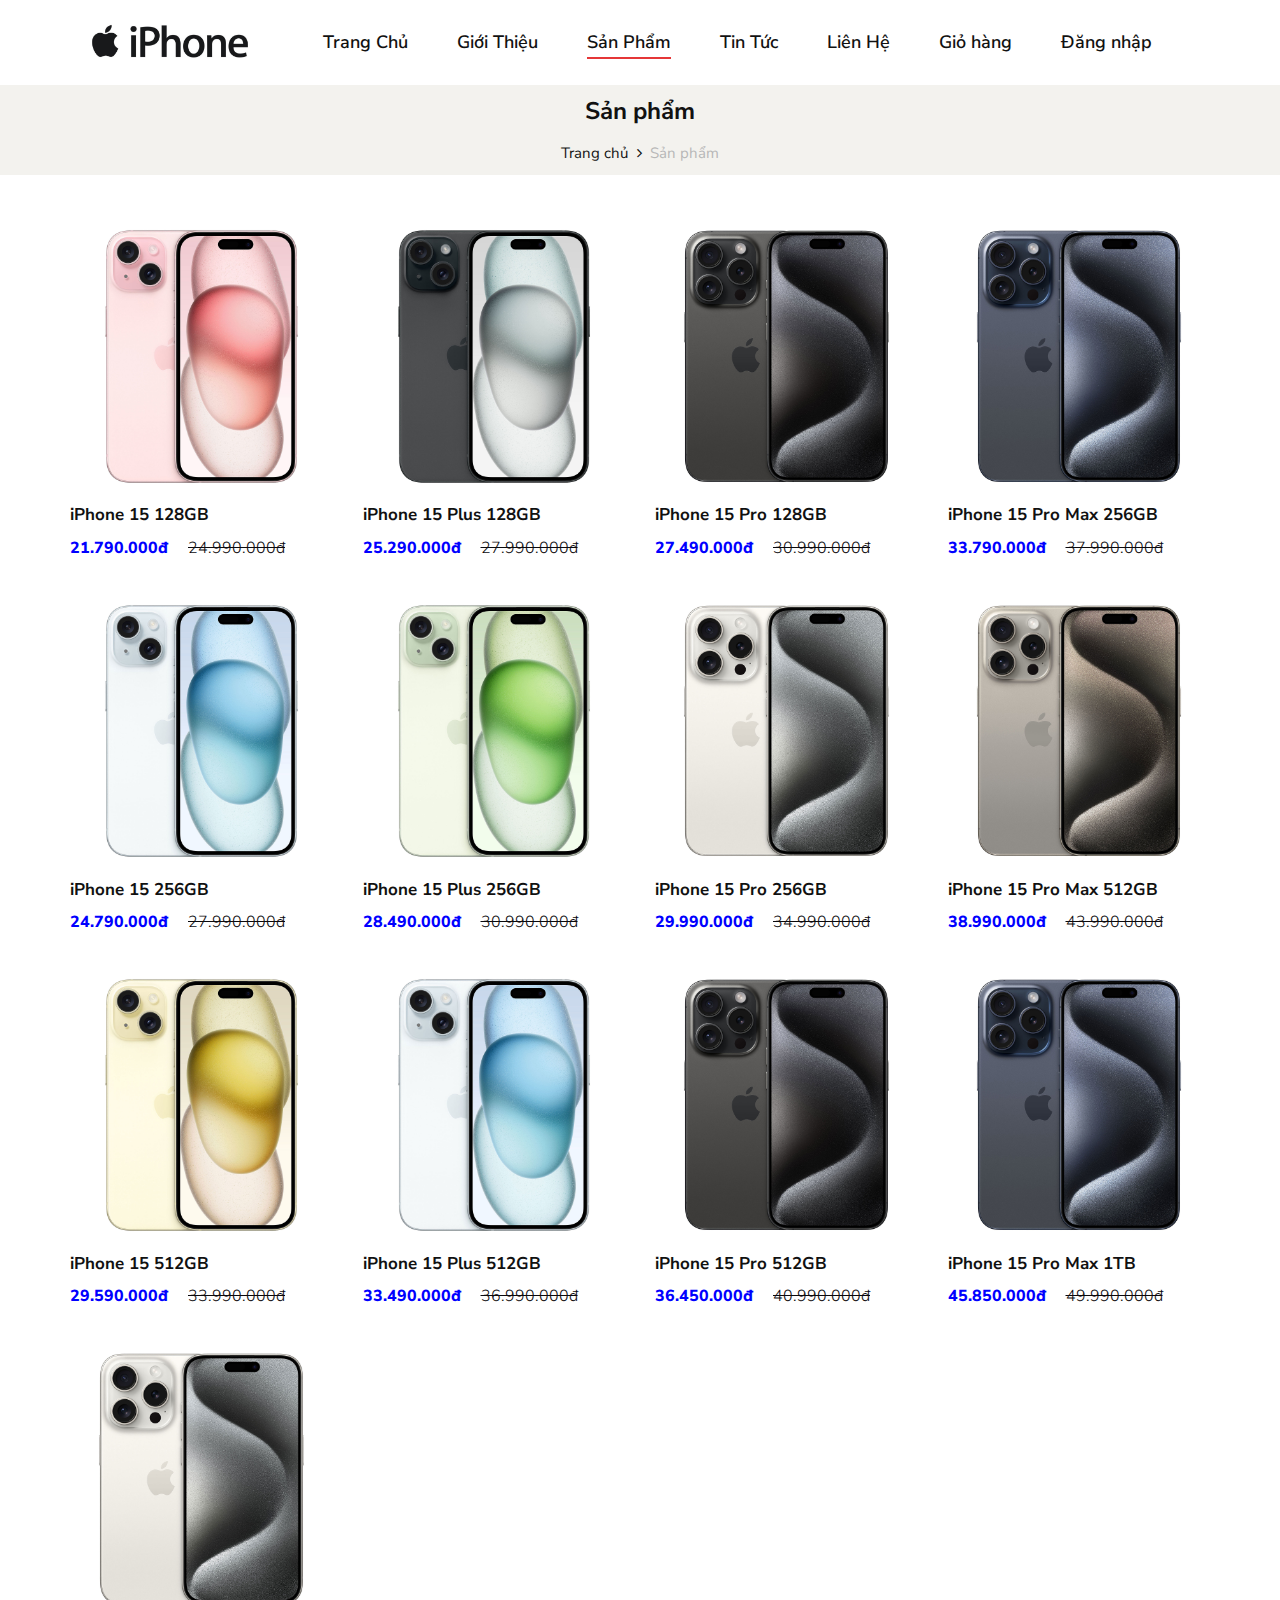
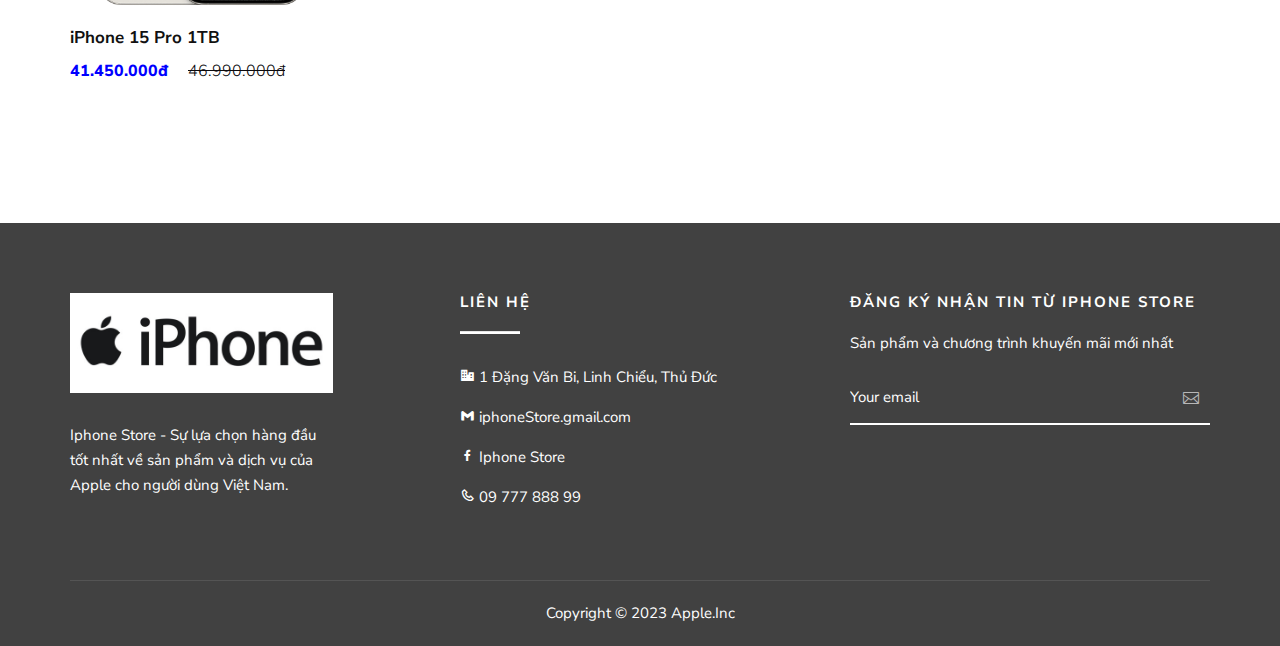
<file: shop.html>
<!DOCTYPE html>
<html lang="zxx">

<head>
    <meta charset="UTF-8">
    <meta name="description" content="Male_Fashion Template">
    <meta name="keywords" content="Male_Fashion, unica, creative, html">
    <meta name="viewport" content="width=device-width, initial-scale=1.0">
    <meta http-equiv="X-UA-Compatible" content="ie=edge">
    <title>Sản phẩm</title>

    <!-- Google Font -->
    <link href="https://fonts.googleapis.com/css2?family=Nunito+Sans:wght@300;400;600;700;800;900&display=swap"
    rel="stylesheet">

    <!-- Boxicon -->
    <link href='https://unpkg.com/boxicons@2.1.4/css/boxicons.min.css' rel='stylesheet'>

    <!-- Css Styles -->
    <link rel="stylesheet" href="css/bootstrap.min.css" type="text/css">
    <link rel="stylesheet" href="css/font-awesome.min.css" type="text/css">
    <link rel="stylesheet" href="css/elegant-icons.css" type="text/css">
    <link rel="stylesheet" href="css/magnific-popup.css" type="text/css">
    <link rel="stylesheet" href="css/nice-select.css" type="text/css">
    <link rel="stylesheet" href="css/owl.carousel.min.css" type="text/css">
    <link rel="stylesheet" href="css/slicknav.min.css" type="text/css">
    <link rel="stylesheet" href="css/style.css" type="text/css">
    <link rel="shortcut icon" href="img/Flaticon.png">
</head>

<body>
<!-- Page Preloder -->
<div id="preloder">
    <div class="loader"></div>
</div>

<!-- Navigation small Begin -->
<div class="offcanvas-menu-wrapper">
    <div id="mobile-menu-wrap"></div>
</div>
<!-- Navigation small End -->

<!-- Header Section Begin -->
<header class="header sticky" id="myHeader">
    <div class="container">
        <div class="row">
            <div class="col-lg-2 ">
                <div class="header__logo">
                    <a href="./index.html"><img src="img/iphone-logo.jpeg" alt="Logo"></a>
                </div>
            </div>
            <div class="col-lg-10 col-md-6 ">
                <nav class="header__menu mobile-menu">
                    <ul>
                        <li><a href="./index.html">Trang Chủ</a></li>
                        <li><a href="./about.html">Giới Thiệu</a></li>
                        <li class="active"><a href="./shop.html">Sản Phẩm</a></li>
                        <li><a href="./blog.html">Tin Tức</a></li>
                        <li><a href="./contact.html">Liên Hệ</a></li>
                        <li><a href="./shopping-cart.html">Giỏ hàng</a></li>
                        <li><a href="./login.html">Đăng nhập</a></li>
                    </ul>
                </nav>
            </div>
        </div>
        <div class="canvas__open"><i class="fa fa-bars"></i></div>
    </div>
</header>
<!-- Header Section End -->

<!-- Breadcrumb Section Begin -->
    <section class="breadcrumb-option">
        <div class="container">
            <div class="row">
                <div class="col-lg-12">
                    <div class="breadcrumb__text">
                        <h4>Sản phẩm</h4>
                        <div class="breadcrumb__links">
                            <a href="./index.html">Trang chủ</a>
                            <span>Sản phẩm</span>
                        </div>
                    </div>
                </div>
            </div>
        </div>
    </section>
<!-- Breadcrumb Section End -->

<!-- Shop Section Begin -->
    <section class="shop spad">
        <div class="container">
            <div class="row">
                <div class="col-lg-12">
                    <div class="row box-products"></div>
                </div>
            </div>
        </div>
    </section>
    <!-- Shop Section End -->

   <!-- Footer Section Begin -->
   <footer class="footer">
    <div class="container">
        <div class="row">
            <div class="col-lg-3 col-md-6 col-sm-6">
                <div class="footer__about">
                    <div class="footer__logo">
                        <a href="#"><img src="img/iphone-logo.jpeg" alt=""></a>
                    </div>
                    <p>Iphone Store - Sự lựa chọn hàng đầu tốt nhất về sản phẩm và dịch vụ của Apple cho người dùng Việt Nam.</p>
                </div>
            </div>
            <div class="col-lg-3 offset-lg-1 col-md-3 col-sm-6">
                <div class="footer__widget">
                    <h6 class="text-uppercase fw-bold">LIÊN HỆ</h6>
                    <hr 
                        class="mb-4 mt-0 d-inline-block mx-auto"
                        style="width: 60px; background-color: #fff; height: 2px"/>
                    <p><i class='bx bxs-business'></i> 1 Đặng Văn Bi, Linh Chiểu, Thủ Đức</p>
                    <p><i class='bx bxl-gmail'></i> iphoneStore.gmail.com</p>
                    <p><i class='bx bxl-facebook'></i> Iphone Store</p>
                    <p><i class='bx bx-phone'></i> 09 777 888 99</p>
                </div>
            </div>
            <div class="col-lg-4 offset-lg-1 col-md-6 col-sm-6">
                <div class="footer__widget">
                    <h6>Đăng ký nhận tin từ Iphone Store</h6>
                    <div class="footer__newslatter">
                        <p>Sản phẩm và chương trình khuyến mãi mới nhất</p>
                        <form action="#">
                            <input type="text" placeholder="Your email">
                            <button type="submit"><span class="icon_mail_alt"></span></button>
                        </form>
                    </div>
                </div>
            </div>
        </div>
        <div class="row">
            <div class="col-lg-12 text-center">
                <div class="footer__copyright__text">
                    <p>Copyright © 2023 
                        <a class="text-white" href="https://www.apple.com/vn/"> Apple.Inc</a>
                    </p>
                </div>
            </div>
        </div>
    </div>
</footer>
<!-- Footer Section End -->

<!-- Js Plugins -->
    <script src="js/jquery-3.3.1.min.js"></script>
    <script src="js/jquery.session.js"></script>
    <script src="js/bootstrap.min.js"></script>
    <script src="js/jquery.nice-select.min.js"></script>
    <script src="js/jquery.nicescroll.min.js"></script>
    <script src="js/jquery.magnific-popup.min.js"></script>
    <script src="js/jquery.countdown.min.js"></script>
    <script src="js/jquery.slicknav.js"></script>
    <script src="js/mixitup.min.js"></script>
    <script src="js/owl.carousel.min.js"></script>
    <script src="js/main.js"></script>
</body>

</html>
</file>
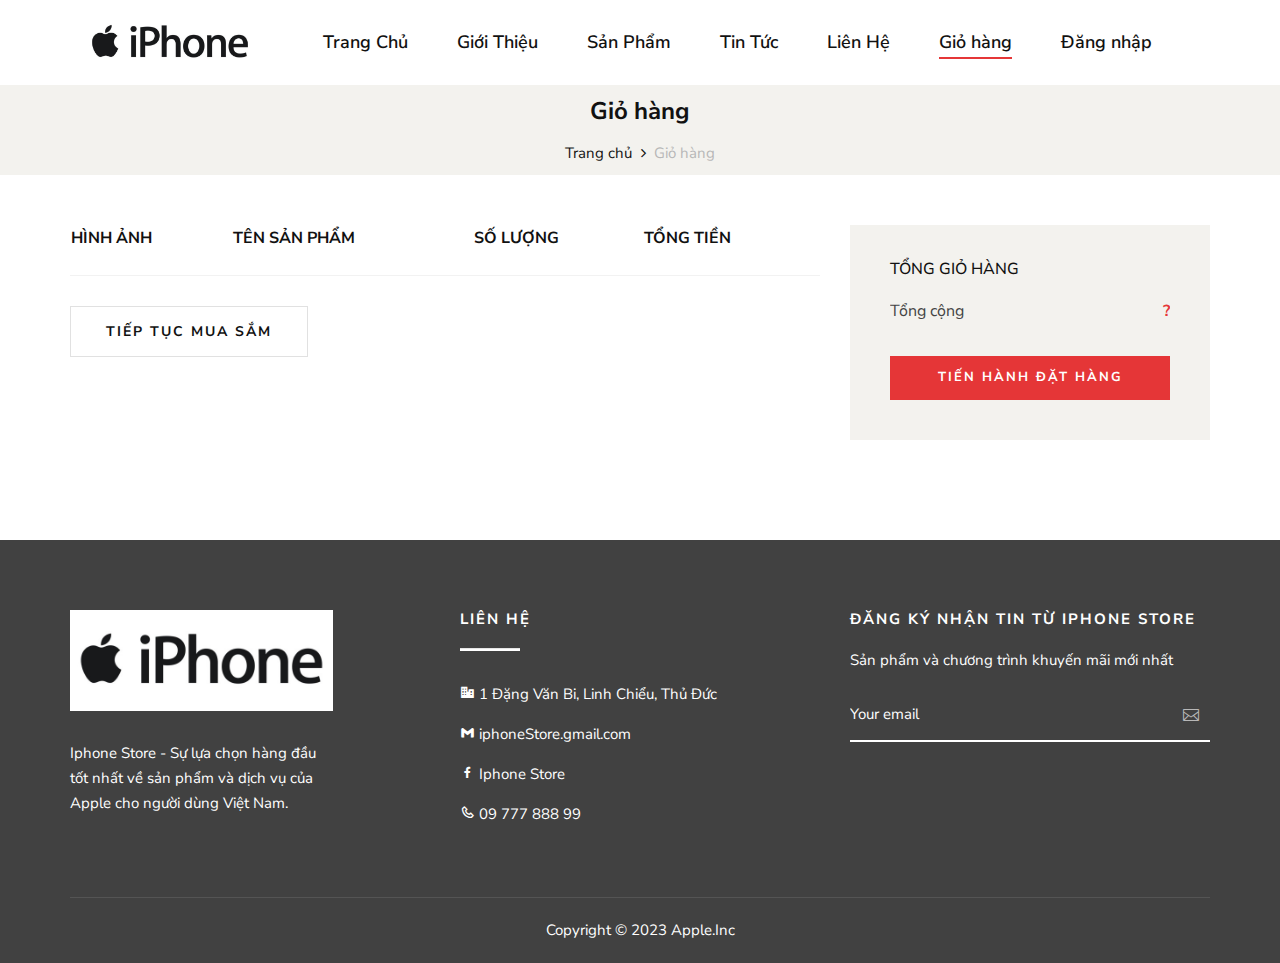
<file: shopping-cart.html>
<!DOCTYPE html>
<html lang="zxx">

<head>
    <meta charset="UTF-8">
    <meta name="description" content="Male_Fashion Template">
    <meta name="keywords" content="Male_Fashion, unica, creative, html">
    <meta name="viewport" content="width=device-width, initial-scale=1.0">
    <meta http-equiv="X-UA-Compatible" content="ie=edge">
    <title>Giỏ hàng</title>

    <!-- Google Font -->
    <link href="https://fonts.googleapis.com/css2?family=Nunito+Sans:wght@300;400;600;700;800;900&display=swap"
    rel="stylesheet">

    <!-- Boxicon -->
    <link href='https://unpkg.com/boxicons@2.1.4/css/boxicons.min.css' rel='stylesheet'>

    <!-- Css Styles -->
    <link rel="stylesheet" href="css/bootstrap.min.css" type="text/css">
    <link rel="stylesheet" href="css/font-awesome.min.css" type="text/css">
    <link rel="stylesheet" href="css/elegant-icons.css" type="text/css">
    <link rel="stylesheet" href="css/magnific-popup.css" type="text/css">
    <link rel="stylesheet" href="css/nice-select.css" type="text/css">
    <link rel="stylesheet" href="css/owl.carousel.min.css" type="text/css">
    <link rel="stylesheet" href="css/slicknav.min.css" type="text/css">
    <link rel="stylesheet" href="css/style.css" type="text/css">
    <link rel="shortcut icon" href="img/Flaticon.png">
</head>

<body>
    <!-- Page Preloder -->
    <div id="preloder">
        <div class="loader"></div>
    </div>

<!-- Navigation small Begin -->
<div class="offcanvas-menu-overlay"></div>
<div class="offcanvas-menu-wrapper">
    <div class="offcanvas__nav__option">
        <a href="#"><i class='bx bx-heart'></i></a>
        <a href="./shopping-cart.html"><i class='bx bx-cart'></i></a>
        <a href="./Signup&Payment/signup.html"><i class='bx bx-user'></i></i></a>
    </div>
    <div id="mobile-menu-wrap"></div>
</div>
<!-- Navigation small End -->

<!-- Header Section Begin -->
<header class="header sticky" id="myHeader">
    <div class="container">
        <div class="row">
            <div class="col-lg-2">
                <div class="header__logo">
                    <a href="./index.html"><img src="img/iphone-logo.jpeg" alt="Logo"></a>
                </div>
            </div>
            <div class="col-lg-10 ">
                <nav class="header__menu mobile-menu">
                    <ul>
                        <li><a href="./index.html">Trang Chủ</a></li>
                        <li><a href="./about.html">Giới Thiệu</a></li>
                        <li><a href="./shop.html">Sản Phẩm</a></li>
                        <li><a href="./blog.html">Tin Tức</a></li>
                        <li><a href="./contact.html">Liên Hệ</a></li>
                        <li class="active"><a href="./shopping-cart.html">Giỏ hàng</a></li>
                        <li><a href="./login.html">Đăng nhập</a></li>
                    </ul>
                </nav>
            </div>
        </div>
        <div class="canvas__open"><i class="fa fa-bars"></i></div>
    </div>
</header>
<!-- Header Section End -->

<!-- Breadcrumb Section Begin -->
    <section class="breadcrumb-option">
        <div class="container">
            <div class="row">
                <div class="col-lg-12">
                    <div class="breadcrumb__text">
                        <h4>Giỏ hàng</h4>
                        <div class="breadcrumb__links">
                            <a href="./index.html">Trang chủ</a>
                            <span>Giỏ hàng</span>
                        </div>
                    </div>
                </div>
            </div>
        </div>
    </section>
<!-- Breadcrumb Section End -->

    <!-- Shopping Cart Section Begin -->
    <section class="shopping-cart spad">
        <div class="container">
            <div class="row">
                <div class="col-lg-8">
                    <div class="shopping__cart__table">
                        <table>
                            <thead>
                                <tr>
                                    <th>Hình ảnh</th>
                                    <th>Tên sản phẩm</th>
                                    <th>Số lượng</th>
                                    <th>Tổng tiền</th>
                                    <th></th>
                                </tr>
                            </thead>
                            <tbody>
                                <!-- Sản phẩm tự động nhảy khi nhấn button "Mua ngay" -->
                            </tbody>
                        </table>
                    </div>
                    <div class="row">
                        <div class="col-lg-6 col-md-6 col-sm-6">
                            <div class="continue__btn">
                                <a href="./shop.html">Tiếp tục mua sắm</a>
                            </div>
                        </div>
                    </div>
                </div>
                <div class="col-lg-4">
                    <div class="cart__total">
                        <h6>Tổng giỏ hàng</h6>
                        <ul>
                             <!--Tổng tiền cũng tự động nhảy theo Tổng tiền các sản phẩm-->
                            <li>Tổng cộng <span>?</span></li>
                        </ul>
                        <a href="./checkout.html" class="primary-btn">Tiến hành đặt hàng</a>
                    </div>
                </div>
            </div>
        </div>
    </section>
    <!-- Shopping Cart Section End -->

<!-- Footer Section Begin -->
<footer class="footer">
    <div class="container">
        <div class="row">
            <div class="col-lg-3 col-md-6 col-sm-6">
                <div class="footer__about">
                    <div class="footer__logo">
                        <a href="#"><img src="img/iphone-logo.jpeg" alt="logo"></a>
                    </div>
                    <p>Iphone Store - Sự lựa chọn hàng đầu tốt nhất về sản phẩm và dịch vụ của Apple cho người dùng Việt Nam.</p>
                </div>
            </div>
            <div class="col-lg-3 offset-lg-1 col-md-3 col-sm-6">
                <div class="footer__widget">
                    <h6 class="text-uppercase fw-bold">LIÊN HỆ</h6>
                    <hr 
                        class="mb-4 mt-0 d-inline-block mx-auto"
                        style="width: 60px; background-color: #fff; height: 2px"/>
                    <p><i class='bx bxs-business'></i> 1 Đặng Văn Bi, Linh Chiểu, Thủ Đức</p>
                    <p><i class='bx bxl-gmail'></i> iphoneStore.gmail.com</p>
                    <p><i class='bx bxl-facebook'></i> Iphone Store</p>
                    <p><i class='bx bx-phone'></i> 09 777 888 99</p>
                </div>
            </div>
            <div class="col-lg-4 offset-lg-1 col-md-6 col-sm-6">
                <div class="footer__widget">
                    <h6>Đăng ký nhận tin từ Iphone Store</h6>
                    <div class="footer__newslatter">
                        <p>Sản phẩm và chương trình khuyến mãi mới nhất</p>
                        <form action="#">
                            <input type="text" placeholder="Your email">
                            <button type="submit"><span class="icon_mail_alt"></span></button>
                        </form>
                    </div>
                </div>
            </div>
        </div>
        <div class="row">
            <div class="col-lg-12 text-center">
                <div class="footer__copyright__text">
                    <p>Copyright © 2023 
                        <a class="text-white" href="https://www.apple.com/vn/"> Apple.Inc</a>
                    </p>
                </div>
            </div>
        </div>
    </div>
</footer>
<!-- Footer Section End -->

<!-- Js Plugins -->
    <script src="js/jquery-3.3.1.min.js"></script>
    <script src="js/jquery.session.js"></script>
    <script src="js/bootstrap.min.js"></script>
    <script src="js/jquery.nice-select.min.js"></script>
    <script src="js/jquery.nicescroll.min.js"></script>
    <script src="js/jquery.magnific-popup.min.js"></script>
    <script src="js/jquery.countdown.min.js"></script>
    <script src="js/jquery.slicknav.js"></script>
    <script src="js/mixitup.min.js"></script>
    <script src="js/owl.carousel.min.js"></script>
    <script src="js/main.js"></script>
</body>

</html>
</file>
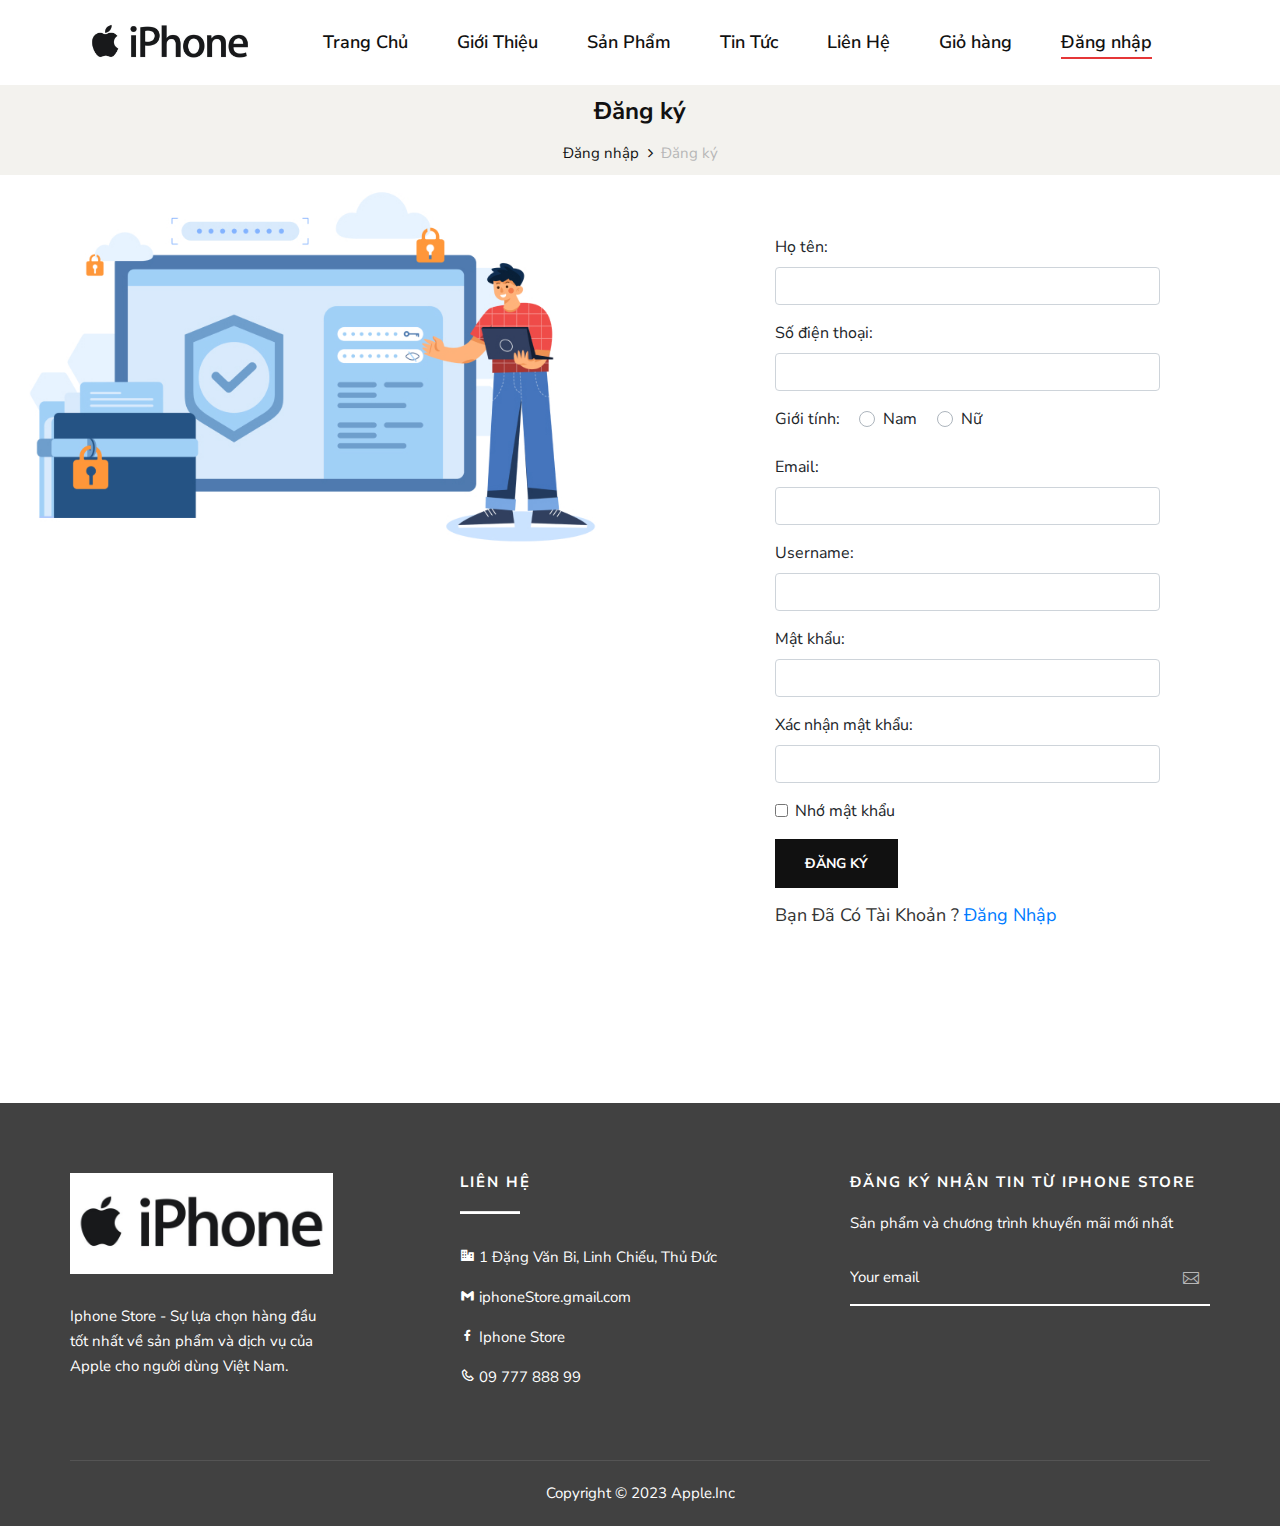
<file: signup.html>
<!DOCTYPE html>
<html lang="zxx">

<head>
    <meta charset="UTF-8">
    <meta name="description" content="Male_Fashion Template">
    <meta name="keywords" content="Male_Fashion, unica, creative, html">
    <meta name="viewport" content="width=device-width, initial-scale=1.0">
    <meta http-equiv="X-UA-Compatible" content="ie=edge">
    <title>Đăng ký</title>

    <!-- Google Font -->
    <link href="https://fonts.googleapis.com/css2?family=Nunito+Sans:wght@300;400;600;700;800;900&display=swap"
    rel="stylesheet">

    <!-- Boxicon -->
    <link href='https://unpkg.com/boxicons@2.1.4/css/boxicons.min.css' rel='stylesheet'>

    <!-- Css Styles -->
    <link rel="stylesheet" href="css/bootstrap.min.css" type="text/css">
    <link rel="stylesheet" href="css/font-awesome.min.css" type="text/css">
    <link rel="stylesheet" href="css/elegant-icons.css" type="text/css">
    <link rel="stylesheet" href="css/magnific-popup.css" type="text/css">
    <link rel="stylesheet" href="css/nice-select.css" type="text/css">
    <link rel="stylesheet" href="css/owl.carousel.min.css" type="text/css">
    <link rel="stylesheet" href="css/slicknav.min.css" type="text/css">
    <link rel="stylesheet" href="css/style.css" type="text/css">
    <link rel="shortcut icon" href="img/Flaticon.png">
</head>

<body>
<!-- Page Preloder -->
<div id="preloder">
    <div class="loader"></div>
</div>

<!-- Navigation small Begin -->
<div class="offcanvas-menu-wrapper">
    <div id="mobile-menu-wrap"></div>
</div>
<!-- Navigation small End -->

<!-- Header Section Begin -->
<header class="header sticky" id="myHeader">
    <div class="container">
        <div class="row">
            <div class="col-lg-2 ">
                <div class="header__logo">
                    <a href="./index.html"><img src="img/iphone-logo.jpeg" alt="Logo"></a>
                </div>
            </div>
            <div class="col-lg-10 col-md-6 ">
                <nav class="header__menu mobile-menu">
                    <ul>
                        <li><a href="./index.html">Trang Chủ</a></li>
                        <li><a href="./about.html">Giới Thiệu</a></li>
                        <li><a href="./shop.html">Sản Phẩm</a></li>
                        <li><a href="./blog.html">Tin Tức</a></li>
                        <li><a href="./contact.html">Liên Hệ</a></li>
                        <li><a href="./shopping-cart.html">Giỏ hàng</a></li>
                        <li class="active"><a href="./login.html">Đăng nhập</a></li>
                    </ul>
                </nav>
            </div>
        </div>
        <div class="canvas__open"><i class="fa fa-bars"></i></div>
    </div>
</header>
<!-- Header Section End -->

<!-- Breadcrumb Section Begin -->
    <section class="breadcrumb-option">
        <div class="container">
            <div class="row">
                <div class="col-lg-12">
                    <div class="breadcrumb__text">
                        <div class="breadcrumb__links">
                            <h4>Đăng ký</h4>
                            <a href="./shopping-cart.html">Đăng nhập</a>
                            <span>Đăng ký</span>
                        </div>
                    </div>
                </div>
            </div>
        </div>
    </section>
<!-- Breadcrumb Section End -->

<!-- Login Section Begin -->
<div class="row">
    <div class="col-lg-6">
        <img src="img/signup.jpeg" alt="login" class="img-thumbnail">
    </div>
    <div class="col-lg-6">
        <form class="login">
            <div class="form-group">
                <label for="exampleInputEmail1">Họ tên: </label>
                <input type="name1" class="form-control" id="exampleInputName1" aria-describedby="Name1">
            </div>
            <div class="form-group">
                <label for="exampleInputPassword1">Số điện thoại: </label>
                <input type="phone1" class="form-control" id="exampleInputPhone1">
            </div> 
            <div class="form-group">
                <label for="exampleInputGender" style="padding-right: 15px;">Giới tính:</label>
                <div class="custom-control custom-radio custom-control-inline">
                    <input type="radio" id="customRadioInline1" name="customRadioInline1" class="custom-control-input">
                    <label class="custom-control-label" for="customRadioInline1">Nam</label>
                </div>
                <div class="custom-control custom-radio custom-control-inline">
                    <input type="radio" id="customRadioInline2" name="customRadioInline1" class="custom-control-input">
                    <label class="custom-control-label" for="customRadioInline2">Nữ</label>
                </div>
            </div>
            <div class="form-group">
                <label for="exampleInputPassword1">Email: </label>
                <input type="email1" class="form-control" id="exampleInputEmail1">
            </div>
            <div class="form-group">
                <label for="exampleInputPassword1">Username: </label>
                <input type="usename1" class="form-control" id="exampleInputUsename1">
            </div>
            <div class="form-group">
                <label for="exampleInputPassword1">Mật khẩu:  </label>
                <input type="password1" class="form-control" id="exampleInputPassword1">
            </div>
            <div class="form-group">
                <label for="exampleInputPassword1">Xác nhận mật khẩu:  </label>
                <input type="password1" class="form-control" id="exampleInputPassword1">
            </div>
            
            <div class="form-group form-check">
                <input type="checkbox" class="form-check-input" id="exampleCheck1">
                <label class="form-check-label" for="exampleCheck1">Nhớ mật khẩu</label>
            </div>
            <button type="submit" class="site-btn">Đăng ký</button> 
            <!--Hiện thông báo Đăng ký tài khoản thành công-->
            <p>Bạn Đã Có Tài Khoản ? <a href="./login.html">Đăng Nhập</a></p>
        </form>
    </div>
</div>
<!-- Login Section End -->

<!-- Footer Section Begin -->
<footer class="footer">
    <div class="container">
        <div class="row">
            <div class="col-lg-3 col-md-6 col-sm-6">
                <div class="footer__about">
                    <div class="footer__logo">
                        <a href="#"><img src="img/iphone-logo.jpeg" alt="logo"></a>
                    </div>
                    <p>Iphone Store - Sự lựa chọn hàng đầu tốt nhất về sản phẩm và dịch vụ của Apple cho người dùng Việt Nam.</p>
                </div>
            </div>
            <div class="col-lg-3 offset-lg-1 col-md-3 col-sm-6">
                <div class="footer__widget">
                    <h6 class="text-uppercase fw-bold">LIÊN HỆ</h6>
                    <hr 
                        class="mb-4 mt-0 d-inline-block mx-auto"
                        style="width: 60px; background-color: #fff; height: 2px"/>
                    <p><i class='bx bxs-business'></i> 1 Đặng Văn Bi, Linh Chiểu, Thủ Đức</p>
                    <p><i class='bx bxl-gmail'></i> iphoneStore.gmail.com</p>
                    <p><i class='bx bxl-facebook'></i> Iphone Store</p>
                    <p><i class='bx bx-phone'></i> 09 777 888 99</p>
                </div>
            </div>
            <div class="col-lg-4 offset-lg-1 col-md-6 col-sm-6">
                <div class="footer__widget">
                    <h6>Đăng ký nhận tin từ Iphone Store</h6>
                    <div class="footer__newslatter">
                        <p>Sản phẩm và chương trình khuyến mãi mới nhất</p>
                        <form action="#">
                            <input type="text" placeholder="Your email">
                            <button type="submit"><span class="icon_mail_alt"></span></button>
                        </form>
                    </div>
                </div>
            </div>
        </div>
        <div class="row">
            <div class="col-lg-12 text-center">
                <div class="footer__copyright__text">
                    <p>Copyright © 2023 
                        <a class="text-white" href="https://www.apple.com/vn/"> Apple.Inc</a>
                    </p>
                </div>
            </div>
        </div>
    </div>
</footer>
<!-- Footer Section End -->

    <!-- Js Plugins -->
    <script src="js/jquery-3.3.1.min.js"></script>
    <script src="js/jquery.session.js"></script>
    <script src="js/bootstrap.min.js"></script>
    <script src="js/jquery.nice-select.min.js"></script>
    <script src="js/jquery.nicescroll.min.js"></script>
    <script src="js/jquery.magnific-popup.min.js"></script>
    <script src="js/jquery.countdown.min.js"></script>
    <script src="js/jquery.slicknav.js"></script>
    <script src="js/mixitup.min.js"></script>
    <script src="js/owl.carousel.min.js"></script>
    <script src="js/main.js"></script>
</body>

</html>
</file>
<file: css/elegant-icons.css>
@font-face {
	font-family: 'ElegantIcons';
	src:url('../fonts/ElegantIcons.eot');
	src:url('../fonts/ElegantIcons.eot?#iefix') format('embedded-opentype'),
		url('../fonts/ElegantIcons.woff') format('woff'),
		url('../fonts/ElegantIcons.ttf') format('truetype'),
		url('../fonts/ElegantIcons.svg#ElegantIcons') format('svg');
	font-weight: normal;
	font-style: normal;
}

/* Use the following CSS code if you want to use data attributes for inserting your icons */
[data-icon]:before {
	font-family: 'ElegantIcons';
	content: attr(data-icon);
	speak: none;
	font-weight: normal;
	font-variant: normal;
	text-transform: none;
	line-height: 1;
	-webkit-font-smoothing: antialiased;
	-moz-osx-font-smoothing: grayscale;
}

/* Use the following CSS code if you want to have a class per icon */
/*
Instead of a list of all class selectors,
you can use the generic selector below, but it's slower:
[class*="your-class-prefix"] {
*/
.arrow_up, .arrow_down, .arrow_left, .arrow_right, .arrow_left-up, .arrow_right-up, .arrow_right-down, .arrow_left-down, .arrow-up-down, .arrow_up-down_alt, .arrow_left-right_alt, .arrow_left-right, .arrow_expand_alt2, .arrow_expand_alt, .arrow_condense, .arrow_expand, .arrow_move, .arrow_carrot-up, .arrow_carrot-down, .arrow_carrot-left, .arrow_carrot-right, .arrow_carrot-2up, .arrow_carrot-2down, .arrow_carrot-2left, .arrow_carrot-2right, .arrow_carrot-up_alt2, .arrow_carrot-down_alt2, .arrow_carrot-left_alt2, .arrow_carrot-right_alt2, .arrow_carrot-2up_alt2, .arrow_carrot-2down_alt2, .arrow_carrot-2left_alt2, .arrow_carrot-2right_alt2, .arrow_triangle-up, .arrow_triangle-down, .arrow_triangle-left, .arrow_triangle-right, .arrow_triangle-up_alt2, .arrow_triangle-down_alt2, .arrow_triangle-left_alt2, .arrow_triangle-right_alt2, .arrow_back, .icon_minus-06, .icon_plus, .icon_close, .icon_check, .icon_minus_alt2, .icon_plus_alt2, .icon_close_alt2, .icon_check_alt2, .icon_zoom-out_alt, .icon_zoom-in_alt, .icon_search, .icon_box-empty, .icon_box-selected, .icon_minus-box, .icon_plus-box, .icon_box-checked, .icon_circle-empty, .icon_circle-slelected, .icon_stop_alt2, .icon_stop, .icon_pause_alt2, .icon_pause, .icon_menu, .icon_menu-square_alt2, .icon_menu-circle_alt2, .icon_ul, .icon_ol, .icon_adjust-horiz, .icon_adjust-vert, .icon_document_alt, .icon_documents_alt, .icon_pencil, .icon_pencil-edit_alt, .icon_pencil-edit, .icon_folder-alt, .icon_folder-open_alt, .icon_folder-add_alt, .icon_info_alt, .icon_error-oct_alt, .icon_error-circle_alt, .icon_error-triangle_alt, .icon_question_alt2, .icon_question, .icon_comment_alt, .icon_chat_alt, .icon_vol-mute_alt, .icon_volume-low_alt, .icon_volume-high_alt, .icon_quotations, .icon_quotations_alt2, .icon_clock_alt, .icon_lock_alt, .icon_lock-open_alt, .icon_key_alt, .icon_cloud_alt, .icon_cloud-upload_alt, .icon_cloud-download_alt, .icon_image, .icon_images, .icon_lightbulb_alt, .icon_gift_alt, .icon_house_alt, .icon_genius, .icon_mobile, .icon_tablet, .icon_laptop, .icon_desktop, .icon_camera_alt, .icon_mail_alt, .icon_cone_alt, .icon_ribbon_alt, .icon_bag_alt, .icon_creditcard, .icon_cart_alt, .icon_paperclip, .icon_tag_alt, .icon_tags_alt, .icon_trash_alt, .icon_cursor_alt, .icon_mic_alt, .icon_compass_alt, .icon_pin_alt, .icon_pushpin_alt, .icon_map_alt, .icon_drawer_alt, .icon_toolbox_alt, .icon_book_alt, .icon_calendar, .icon_film, .icon_table, .icon_contacts_alt, .icon_headphones, .icon_lifesaver, .icon_piechart, .icon_refresh, .icon_link_alt, .icon_link, .icon_loading, .icon_blocked, .icon_archive_alt, .icon_heart_alt, .icon_star_alt, .icon_star-half_alt, .icon_star, .icon_star-half, .icon_tools, .icon_tool, .icon_cog, .icon_cogs, .arrow_up_alt, .arrow_down_alt, .arrow_left_alt, .arrow_right_alt, .arrow_left-up_alt, .arrow_right-up_alt, .arrow_right-down_alt, .arrow_left-down_alt, .arrow_condense_alt, .arrow_expand_alt3, .arrow_carrot_up_alt, .arrow_carrot-down_alt, .arrow_carrot-left_alt, .arrow_carrot-right_alt, .arrow_carrot-2up_alt, .arrow_carrot-2dwnn_alt, .arrow_carrot-2left_alt, .arrow_carrot-2right_alt, .arrow_triangle-up_alt, .arrow_triangle-down_alt, .arrow_triangle-left_alt, .arrow_triangle-right_alt, .icon_minus_alt, .icon_plus_alt, .icon_close_alt, .icon_check_alt, .icon_zoom-out, .icon_zoom-in, .icon_stop_alt, .icon_menu-square_alt, .icon_menu-circle_alt, .icon_document, .icon_documents, .icon_pencil_alt, .icon_folder, .icon_folder-open, .icon_folder-add, .icon_folder_upload, .icon_folder_download, .icon_info, .icon_error-circle, .icon_error-oct, .icon_error-triangle, .icon_question_alt, .icon_comment, .icon_chat, .icon_vol-mute, .icon_volume-low, .icon_volume-high, .icon_quotations_alt, .icon_clock, .icon_lock, .icon_lock-open, .icon_key, .icon_cloud, .icon_cloud-upload, .icon_cloud-download, .icon_lightbulb, .icon_gift, .icon_house, .icon_camera, .icon_mail, .icon_cone, .icon_ribbon, .icon_bag, .icon_cart, .icon_tag, .icon_tags, .icon_trash, .icon_cursor, .icon_mic, .icon_compass, .icon_pin, .icon_pushpin, .icon_map, .icon_drawer, .icon_toolbox, .icon_book, .icon_contacts, .icon_archive, .icon_heart, .icon_profile, .icon_group, .icon_grid-2x2, .icon_grid-3x3, .icon_music, .icon_pause_alt, .icon_phone, .icon_upload, .icon_download, .social_facebook, .social_twitter, .social_pinterest, .social_googleplus, .social_tumblr, .social_tumbleupon, .social_wordpress, .social_instagram, .social_dribbble, .social_vimeo, .social_linkedin, .social_rss, .social_deviantart, .social_share, .social_myspace, .social_skype, .social_youtube, .social_picassa, .social_googledrive, .social_flickr, .social_blogger, .social_spotify, .social_delicious, .social_facebook_circle, .social_twitter_circle, .social_pinterest_circle, .social_googleplus_circle, .social_tumblr_circle, .social_stumbleupon_circle, .social_wordpress_circle, .social_instagram_circle, .social_dribbble_circle, .social_vimeo_circle, .social_linkedin_circle, .social_rss_circle, .social_deviantart_circle, .social_share_circle, .social_myspace_circle, .social_skype_circle, .social_youtube_circle, .social_picassa_circle, .social_googledrive_alt2, .social_flickr_circle, .social_blogger_circle, .social_spotify_circle, .social_delicious_circle, .social_facebook_square, .social_twitter_square, .social_pinterest_square, .social_googleplus_square, .social_tumblr_square, .social_stumbleupon_square, .social_wordpress_square, .social_instagram_square, .social_dribbble_square, .social_vimeo_square, .social_linkedin_square, .social_rss_square, .social_deviantart_square, .social_share_square, .social_myspace_square, .social_skype_square, .social_youtube_square, .social_picassa_square, .social_googledrive_square, .social_flickr_square, .social_blogger_square, .social_spotify_square, .social_delicious_square, .icon_printer, .icon_calulator, .icon_building, .icon_floppy, .icon_drive, .icon_search-2, .icon_id, .icon_id-2, .icon_puzzle, .icon_like, .icon_dislike, .icon_mug, .icon_currency, .icon_wallet, .icon_pens, .icon_easel, .icon_flowchart, .icon_datareport, .icon_briefcase, .icon_shield, .icon_percent, .icon_globe, .icon_globe-2, .icon_target, .icon_hourglass, .icon_balance, .icon_rook, .icon_printer-alt, .icon_calculator_alt, .icon_building_alt, .icon_floppy_alt, .icon_drive_alt, .icon_search_alt, .icon_id_alt, .icon_id-2_alt, .icon_puzzle_alt, .icon_like_alt, .icon_dislike_alt, .icon_mug_alt, .icon_currency_alt, .icon_wallet_alt, .icon_pens_alt, .icon_easel_alt, .icon_flowchart_alt, .icon_datareport_alt, .icon_briefcase_alt, .icon_shield_alt, .icon_percent_alt, .icon_globe_alt, .icon_clipboard {
	font-family: 'ElegantIcons';
	speak: none;
	font-style: normal;
	font-weight: normal;
	font-variant: normal;
	text-transform: none;
	line-height: 1;
	-webkit-font-smoothing: antialiased;
}
.arrow_up:before {
	content: "\21";
}
.arrow_down:before {
	content: "\22";
}
.arrow_left:before {
	content: "\23";
	color: #fff;
}
.arrow_right:before {
	content: "\24";
	color: #fff;
}
.arrow_left-up:before {
	content: "\25";
}
.arrow_right-up:before {
	content: "\26";
}
.arrow_right-down:before {
	content: "\27";
}
.arrow_left-down:before {
	content: "\28";
}
.arrow-up-down:before {
	content: "\29";
}
.arrow_up-down_alt:before {
	content: "\2a";
}
.arrow_left-right_alt:before {
	content: "\2b";
}
.arrow_left-right:before {
	content: "\2c";
}
.arrow_expand_alt2:before {
	content: "\2d";
}
.arrow_expand_alt:before {
	content: "\2e";
}
.arrow_condense:before {
	content: "\2f";
}
.arrow_expand:before {
	content: "\30";
}
.arrow_move:before {
	content: "\31";
}
.arrow_carrot-up:before {
	content: "\32";
}
.arrow_carrot-down:before {
	content: "\33";
}
.arrow_carrot-left:before {
	content: "\34";
}
.arrow_carrot-right:before {
	content: "\35";
}
.arrow_carrot-2up:before {
	content: "\36";
}
.arrow_carrot-2down:before {
	content: "\37";
}
.arrow_carrot-2left:before {
	content: "\38";
}
.arrow_carrot-2right:before {
	content: "\39";
}
.arrow_carrot-up_alt2:before {
	content: "\3a";
}
.arrow_carrot-down_alt2:before {
	content: "\3b";
}
.arrow_carrot-left_alt2:before {
	content: "\3c";
}
.arrow_carrot-right_alt2:before {
	content: "\3d";
}
.arrow_carrot-2up_alt2:before {
	content: "\3e";
}
.arrow_carrot-2down_alt2:before {
	content: "\3f";
}
.arrow_carrot-2left_alt2:before {
	content: "\40";
}
.arrow_carrot-2right_alt2:before {
	content: "\41";
}
.arrow_triangle-up:before {
	content: "\42";
}
.arrow_triangle-down:before {
	content: "\43";
}
.arrow_triangle-left:before {
	content: "\44";
}
.arrow_triangle-right:before {
	content: "\45";
}
.arrow_triangle-up_alt2:before {
	content: "\46";
}
.arrow_triangle-down_alt2:before {
	content: "\47";
}
.arrow_triangle-left_alt2:before {
	content: "\48";
}
.arrow_triangle-right_alt2:before {
	content: "\49";
}
.arrow_back:before {
	content: "\4a";
}
.icon_minus-06:before {
	content: "\4b";
}
.icon_plus:before {
	content: "\4c";
}
.icon_close:before {
	content: "\4d";
}
.icon_check:before {
	content: "\4e";
}
.icon_minus_alt2:before {
	content: "\4f";
}
.icon_plus_alt2:before {
	content: "\50";
}
.icon_close_alt2:before {
	content: "\51";
}
.icon_check_alt2:before {
	content: "\52";
}
.icon_zoom-out_alt:before {
	content: "\53";
}
.icon_zoom-in_alt:before {
	content: "\54";
}
.icon_search:before {
	content: "\55";
}
.icon_box-empty:before {
	content: "\56";
}
.icon_box-selected:before {
	content: "\57";
}
.icon_minus-box:before {
	content: "\58";
}
.icon_plus-box:before {
	content: "\59";
}
.icon_box-checked:before {
	content: "\5a";
}
.icon_circle-empty:before {
	content: "\5b";
}
.icon_circle-slelected:before {
	content: "\5c";
}
.icon_stop_alt2:before {
	content: "\5d";
}
.icon_stop:before {
	content: "\5e";
}
.icon_pause_alt2:before {
	content: "\5f";
}
.icon_pause:before {
	content: "\60";
}
.icon_menu:before {
	content: "\61";
}
.icon_menu-square_alt2:before {
	content: "\62";
}
.icon_menu-circle_alt2:before {
	content: "\63";
}
.icon_ul:before {
	content: "\64";
}
.icon_ol:before {
	content: "\65";
}
.icon_adjust-horiz:before {
	content: "\66";
}
.icon_adjust-vert:before {
	content: "\67";
}
.icon_document_alt:before {
	content: "\68";
}
.icon_documents_alt:before {
	content: "\69";
}
.icon_pencil:before {
	content: "\6a";
}
.icon_pencil-edit_alt:before {
	content: "\6b";
}
.icon_pencil-edit:before {
	content: "\6c";
}
.icon_folder-alt:before {
	content: "\6d";
}
.icon_folder-open_alt:before {
	content: "\6e";
}
.icon_folder-add_alt:before {
	content: "\6f";
}
.icon_info_alt:before {
	content: "\70";
}
.icon_error-oct_alt:before {
	content: "\71";
}
.icon_error-circle_alt:before {
	content: "\72";
}
.icon_error-triangle_alt:before {
	content: "\73";
}
.icon_question_alt2:before {
	content: "\74";
}
.icon_question:before {
	content: "\75";
}
.icon_comment_alt:before {
	content: "\76";
}
.icon_chat_alt:before {
	content: "\77";
}
.icon_vol-mute_alt:before {
	content: "\78";
}
.icon_volume-low_alt:before {
	content: "\79";
}
.icon_volume-high_alt:before {
	content: "\7a";
}
.icon_quotations:before {
	content: "\7b";
}
.icon_quotations_alt2:before {
	content: "\7c";
}
.icon_clock_alt:before {
	content: "\7d";
}
.icon_lock_alt:before {
	content: "\7e";
}
.icon_lock-open_alt:before {
	content: "\e000";
}
.icon_key_alt:before {
	content: "\e001";
}
.icon_cloud_alt:before {
	content: "\e002";
}
.icon_cloud-upload_alt:before {
	content: "\e003";
}
.icon_cloud-download_alt:before {
	content: "\e004";
}
.icon_image:before {
	content: "\e005";
}
.icon_images:before {
	content: "\e006";
}
.icon_lightbulb_alt:before {
	content: "\e007";
}
.icon_gift_alt:before {
	content: "\e008";
}
.icon_house_alt:before {
	content: "\e009";
}
.icon_genius:before {
	content: "\e00a";
}
.icon_mobile:before {
	content: "\e00b";
}
.icon_tablet:before {
	content: "\e00c";
}
.icon_laptop:before {
	content: "\e00d";
}
.icon_desktop:before {
	content: "\e00e";
}
.icon_camera_alt:before {
	content: "\e00f";
}
.icon_mail_alt:before {
	content: "\e010";
}
.icon_cone_alt:before {
	content: "\e011";
}
.icon_ribbon_alt:before {
	content: "\e012";
}
.icon_bag_alt:before {
	content: "\e013";
}
.icon_creditcard:before {
	content: "\e014";
}
.icon_cart_alt:before {
	content: "\e015";
}
.icon_paperclip:before {
	content: "\e016";
}
.icon_tag_alt:before {
	content: "\e017";
}
.icon_tags_alt:before {
	content: "\e018";
}
.icon_trash_alt:before {
	content: "\e019";
}
.icon_cursor_alt:before {
	content: "\e01a";
}
.icon_mic_alt:before {
	content: "\e01b";
}
.icon_compass_alt:before {
	content: "\e01c";
}
.icon_pin_alt:before {
	content: "\e01d";
}
.icon_pushpin_alt:before {
	content: "\e01e";
}
.icon_map_alt:before {
	content: "\e01f";
}
.icon_drawer_alt:before {
	content: "\e020";
}
.icon_toolbox_alt:before {
	content: "\e021";
}
.icon_book_alt:before {
	content: "\e022";
}
.icon_calendar:before {
	content: "\e023";
}
.icon_film:before {
	content: "\e024";
}
.icon_table:before {
	content: "\e025";
}
.icon_contacts_alt:before {
	content: "\e026";
}
.icon_headphones:before {
	content: "\e027";
}
.icon_lifesaver:before {
	content: "\e028";
}
.icon_piechart:before {
	content: "\e029";
}
.icon_refresh:before {
	content: "\e02a";
}
.icon_link_alt:before {
	content: "\e02b";
}
.icon_link:before {
	content: "\e02c";
}
.icon_loading:before {
	content: "\e02d";
}
.icon_blocked:before {
	content: "\e02e";
}
.icon_archive_alt:before {
	content: "\e02f";
}
.icon_heart_alt:before {
	content: "\e030";
}
.icon_star_alt:before {
	content: "\e031";
}
.icon_star-half_alt:before {
	content: "\e032";
}
.icon_star:before {
	content: "\e033";
}
.icon_star-half:before {
	content: "\e034";
}
.icon_tools:before {
	content: "\e035";
}
.icon_tool:before {
	content: "\e036";
}
.icon_cog:before {
	content: "\e037";
}
.icon_cogs:before {
	content: "\e038";
}
.arrow_up_alt:before {
	content: "\e039";
}
.arrow_down_alt:before {
	content: "\e03a";
}
.arrow_left_alt:before {
	content: "\e03b";
}
.arrow_right_alt:before {
	content: "\e03c";
}
.arrow_left-up_alt:before {
	content: "\e03d";
}
.arrow_right-up_alt:before {
	content: "\e03e";
}
.arrow_right-down_alt:before {
	content: "\e03f";
}
.arrow_left-down_alt:before {
	content: "\e040";
}
.arrow_condense_alt:before {
	content: "\e041";
}
.arrow_expand_alt3:before {
	content: "\e042";
}
.arrow_carrot_up_alt:before {
	content: "\e043";
}
.arrow_carrot-down_alt:before {
	content: "\e044";
}
.arrow_carrot-left_alt:before {
	content: "\e045";
}
.arrow_carrot-right_alt:before {
	content: "\e046";
}
.arrow_carrot-2up_alt:before {
	content: "\e047";
}
.arrow_carrot-2dwnn_alt:before {
	content: "\e048";
}
.arrow_carrot-2left_alt:before {
	content: "\e049";
}
.arrow_carrot-2right_alt:before {
	content: "\e04a";
}
.arrow_triangle-up_alt:before {
	content: "\e04b";
}
.arrow_triangle-down_alt:before {
	content: "\e04c";
}
.arrow_triangle-left_alt:before {
	content: "\e04d";
}
.arrow_triangle-right_alt:before {
	content: "\e04e";
}
.icon_minus_alt:before {
	content: "\e04f";
}
.icon_plus_alt:before {
	content: "\e050";
}
.icon_close_alt:before {
	content: "\e051";
}
.icon_check_alt:before {
	content: "\e052";
}
.icon_zoom-out:before {
	content: "\e053";
}
.icon_zoom-in:before {
	content: "\e054";
}
.icon_stop_alt:before {
	content: "\e055";
}
.icon_menu-square_alt:before {
	content: "\e056";
}
.icon_menu-circle_alt:before {
	content: "\e057";
}
.icon_document:before {
	content: "\e058";
}
.icon_documents:before {
	content: "\e059";
}
.icon_pencil_alt:before {
	content: "\e05a";
}
.icon_folder:before {
	content: "\e05b";
}
.icon_folder-open:before {
	content: "\e05c";
}
.icon_folder-add:before {
	content: "\e05d";
}
.icon_folder_upload:before {
	content: "\e05e";
}
.icon_folder_download:before {
	content: "\e05f";
}
.icon_info:before {
	content: "\e060";
}
.icon_error-circle:before {
	content: "\e061";
}
.icon_error-oct:before {
	content: "\e062";
}
.icon_error-triangle:before {
	content: "\e063";
}
.icon_question_alt:before {
	content: "\e064";
}
.icon_comment:before {
	content: "\e065";
}
.icon_chat:before {
	content: "\e066";
}
.icon_vol-mute:before {
	content: "\e067";
}
.icon_volume-low:before {
	content: "\e068";
}
.icon_volume-high:before {
	content: "\e069";
}
.icon_quotations_alt:before {
	content: "\e06a";
}
.icon_clock:before {
	content: "\e06b";
}
.icon_lock:before {
	content: "\e06c";
}
.icon_lock-open:before {
	content: "\e06d";
}
.icon_key:before {
	content: "\e06e";
}
.icon_cloud:before {
	content: "\e06f";
}
.icon_cloud-upload:before {
	content: "\e070";
}
.icon_cloud-download:before {
	content: "\e071";
}
.icon_lightbulb:before {
	content: "\e072";
}
.icon_gift:before {
	content: "\e073";
}
.icon_house:before {
	content: "\e074";
}
.icon_camera:before {
	content: "\e075";
}
.icon_mail:before {
	content: "\e076";
}
.icon_cone:before {
	content: "\e077";
}
.icon_ribbon:before {
	content: "\e078";
}
.icon_bag:before {
	content: "\e079";
}
.icon_cart:before {
	content: "\e07a";
}
.icon_tag:before {
	content: "\e07b";
}
.icon_tags:before {
	content: "\e07c";
}
.icon_trash:before {
	content: "\e07d";
}
.icon_cursor:before {
	content: "\e07e";
}
.icon_mic:before {
	content: "\e07f";
}
.icon_compass:before {
	content: "\e080";
}
.icon_pin:before {
	content: "\e081";
}
.icon_pushpin:before {
	content: "\e082";
}
.icon_map:before {
	content: "\e083";
}
.icon_drawer:before {
	content: "\e084";
}
.icon_toolbox:before {
	content: "\e085";
}
.icon_book:before {
	content: "\e086";
}
.icon_contacts:before {
	content: "\e087";
}
.icon_archive:before {
	content: "\e088";
}
.icon_heart:before {
	content: "\e089";
}
.icon_profile:before {
	content: "\e08a";
}
.icon_group:before {
	content: "\e08b";
}
.icon_grid-2x2:before {
	content: "\e08c";
}
.icon_grid-3x3:before {
	content: "\e08d";
}
.icon_music:before {
	content: "\e08e";
}
.icon_pause_alt:before {
	content: "\e08f";
}
.icon_phone:before {
	content: "\e090";
}
.icon_upload:before {
	content: "\e091";
}
.icon_download:before {
	content: "\e092";
}
.social_facebook:before {
	content: "\e093";
}
.social_twitter:before {
	content: "\e094";
}
.social_pinterest:before {
	content: "\e095";
}
.social_googleplus:before {
	content: "\e096";
}
.social_tumblr:before {
	content: "\e097";
}
.social_tumbleupon:before {
	content: "\e098";
}
.social_wordpress:before {
	content: "\e099";
}
.social_instagram:before {
	content: "\e09a";
}
.social_dribbble:before {
	content: "\e09b";
}
.social_vimeo:before {
	content: "\e09c";
}
.social_linkedin:before {
	content: "\e09d";
}
.social_rss:before {
	content: "\e09e";
}
.social_deviantart:before {
	content: "\e09f";
}
.social_share:before {
	content: "\e0a0";
}
.social_myspace:before {
	content: "\e0a1";
}
.social_skype:before {
	content: "\e0a2";
}
.social_youtube:before {
	content: "\e0a3";
}
.social_picassa:before {
	content: "\e0a4";
}
.social_googledrive:before {
	content: "\e0a5";
}
.social_flickr:before {
	content: "\e0a6";
}
.social_blogger:before {
	content: "\e0a7";
}
.social_spotify:before {
	content: "\e0a8";
}
.social_delicious:before {
	content: "\e0a9";
}
.social_facebook_circle:before {
	content: "\e0aa";
}
.social_twitter_circle:before {
	content: "\e0ab";
}
.social_pinterest_circle:before {
	content: "\e0ac";
}
.social_googleplus_circle:before {
	content: "\e0ad";
}
.social_tumblr_circle:before {
	content: "\e0ae";
}
.social_stumbleupon_circle:before {
	content: "\e0af";
}
.social_wordpress_circle:before {
	content: "\e0b0";
}
.social_instagram_circle:before {
	content: "\e0b1";
}
.social_dribbble_circle:before {
	content: "\e0b2";
}
.social_vimeo_circle:before {
	content: "\e0b3";
}
.social_linkedin_circle:before {
	content: "\e0b4";
}
.social_rss_circle:before {
	content: "\e0b5";
}
.social_deviantart_circle:before {
	content: "\e0b6";
}
.social_share_circle:before {
	content: "\e0b7";
}
.social_myspace_circle:before {
	content: "\e0b8";
}
.social_skype_circle:before {
	content: "\e0b9";
}
.social_youtube_circle:before {
	content: "\e0ba";
}
.social_picassa_circle:before {
	content: "\e0bb";
}
.social_googledrive_alt2:before {
	content: "\e0bc";
}
.social_flickr_circle:before {
	content: "\e0bd";
}
.social_blogger_circle:before {
	content: "\e0be";
}
.social_spotify_circle:before {
	content: "\e0bf";
}
.social_delicious_circle:before {
	content: "\e0c0";
}
.social_facebook_square:before {
	content: "\e0c1";
}
.social_twitter_square:before {
	content: "\e0c2";
}
.social_pinterest_square:before {
	content: "\e0c3";
}
.social_googleplus_square:before {
	content: "\e0c4";
}
.social_tumblr_square:before {
	content: "\e0c5";
}
.social_stumbleupon_square:before {
	content: "\e0c6";
}
.social_wordpress_square:before {
	content: "\e0c7";
}
.social_instagram_square:before {
	content: "\e0c8";
}
.social_dribbble_square:before {
	content: "\e0c9";
}
.social_vimeo_square:before {
	content: "\e0ca";
}
.social_linkedin_square:before {
	content: "\e0cb";
}
.social_rss_square:before {
	content: "\e0cc";
}
.social_deviantart_square:before {
	content: "\e0cd";
}
.social_share_square:before {
	content: "\e0ce";
}
.social_myspace_square:before {
	content: "\e0cf";
}
.social_skype_square:before {
	content: "\e0d0";
}
.social_youtube_square:before {
	content: "\e0d1";
}
.social_picassa_square:before {
	content: "\e0d2";
}
.social_googledrive_square:before {
	content: "\e0d3";
}
.social_flickr_square:before {
	content: "\e0d4";
}
.social_blogger_square:before {
	content: "\e0d5";
}
.social_spotify_square:before {
	content: "\e0d6";
}
.social_delicious_square:before {
	content: "\e0d7";
}
.icon_printer:before {
	content: "\e103";
}
.icon_calulator:before {
	content: "\e0ee";
}
.icon_building:before {
	content: "\e0ef";
}
.icon_floppy:before {
	content: "\e0e8";
}
.icon_drive:before {
	content: "\e0ea";
}
.icon_search-2:before {
	content: "\e101";
}
.icon_id:before {
	content: "\e107";
}
.icon_id-2:before {
	content: "\e108";
}
.icon_puzzle:before {
	content: "\e102";
}
.icon_like:before {
	content: "\e106";
}
.icon_dislike:before {
	content: "\e0eb";
}
.icon_mug:before {
	content: "\e105";
}
.icon_currency:before {
	content: "\e0ed";
}
.icon_wallet:before {
	content: "\e100";
}
.icon_pens:before {
	content: "\e104";
}
.icon_easel:before {
	content: "\e0e9";
}
.icon_flowchart:before {
	content: "\e109";
}
.icon_datareport:before {
	content: "\e0ec";
}
.icon_briefcase:before {
	content: "\e0fe";
}
.icon_shield:before {
	content: "\e0f6";
}
.icon_percent:before {
	content: "\e0fb";
}
.icon_globe:before {
	content: "\e0e2";
}
.icon_globe-2:before {
	content: "\e0e3";
}
.icon_target:before {
	content: "\e0f5";
}
.icon_hourglass:before {
	content: "\e0e1";
}
.icon_balance:before {
	content: "\e0ff";
}
.icon_rook:before {
	content: "\e0f8";
}
.icon_printer-alt:before {
	content: "\e0fa";
}
.icon_calculator_alt:before {
	content: "\e0e7";
}
.icon_building_alt:before {
	content: "\e0fd";
}
.icon_floppy_alt:before {
	content: "\e0e4";
}
.icon_drive_alt:before {
	content: "\e0e5";
}
.icon_search_alt:before {
	content: "\e0f7";
}
.icon_id_alt:before {
	content: "\e0e0";
}
.icon_id-2_alt:before {
	content: "\e0fc";
}
.icon_puzzle_alt:before {
	content: "\e0f9";
}
.icon_like_alt:before {
	content: "\e0dd";
}
.icon_dislike_alt:before {
	content: "\e0f1";
}
.icon_mug_alt:before {
	content: "\e0dc";
}
.icon_currency_alt:before {
	content: "\e0f3";
}
.icon_wallet_alt:before {
	content: "\e0d8";
}
.icon_pens_alt:before {
	content: "\e0db";
}
.icon_easel_alt:before {
	content: "\e0f0";
}
.icon_flowchart_alt:before {
	content: "\e0df";
}
.icon_datareport_alt:before {
	content: "\e0f2";
}
.icon_briefcase_alt:before {
	content: "\e0f4";
}
.icon_shield_alt:before {
	content: "\e0d9";
}
.icon_percent_alt:before {
	content: "\e0da";
}
.icon_globe_alt:before {
	content: "\e0de";
}
.icon_clipboard:before {
	content: "\e0e6";
}


	.glyph {
		float: left;
		text-align: center;
		padding: .75em;
		margin: .4em 1.5em .75em 0;
		width: 6em;
text-shadow: none;
	}
        .glyph_big {
        font-size: 128px;
        color: #59c5dc;
        float: left;
        margin-right: 20px;
        }

        .glyph div { padding-bottom: 10px;}

	.glyph input {
		font-family: consolas, monospace;
		font-size: 12px;
		width: 100%;
		text-align: center;
		border: 0;
		box-shadow: 0 0 0 1px #ccc;
		padding: .2em;
                -moz-border-radius: 5px;
                -webkit-border-radius: 5px;
	}
	.centered {
		margin-left: auto;
		margin-right: auto;
	}
	.glyph .fs1 {
		font-size: 2em;
	}
</file>
<file: css/nice-select.css>
.nice-select {
  -webkit-tap-highlight-color: transparent;
  background-color: #fff;
  border-radius: 5px;
  border: solid 1px #e8e8e8;
  box-sizing: border-box;
  clear: both;
  cursor: pointer;
  display: block;
  float: left;
  font-family: inherit;
  font-size: 14px;
  font-weight: normal;
  height: 42px;
  line-height: 40px;
  outline: none;
  padding-left: 18px;
  padding-right: 30px;
  position: relative;
  text-align: left !important;
  -webkit-transition: all 0.2s ease-in-out;
  transition: all 0.2s ease-in-out;
  -webkit-user-select: none;
     -moz-user-select: none;
      -ms-user-select: none;
          user-select: none;
  white-space: nowrap;
  width: auto; }
  .nice-select:hover {
    border-color: #dbdbdb; }
  .nice-select:active, .nice-select.open, .nice-select:focus {
    border-color: #999; }
  .nice-select:after {
    border-bottom: 2px solid #999;
    border-right: 2px solid #999;
    content: '';
    display: block;
    height: 5px;
    margin-top: -4px;
    pointer-events: none;
    position: absolute;
    right: 12px;
    top: 50%;
    -webkit-transform-origin: 66% 66%;
        -ms-transform-origin: 66% 66%;
            transform-origin: 66% 66%;
    -webkit-transform: rotate(45deg);
        -ms-transform: rotate(45deg);
            transform: rotate(45deg);
    -webkit-transition: all 0.15s ease-in-out;
    transition: all 0.15s ease-in-out;
    width: 5px; }
  .nice-select.open:after {
    -webkit-transform: rotate(-135deg);
        -ms-transform: rotate(-135deg);
            transform: rotate(-135deg); }
  .nice-select.open .list {
    opacity: 1;
    pointer-events: auto;
    -webkit-transform: scale(1) translateY(0);
        -ms-transform: scale(1) translateY(0);
            transform: scale(1) translateY(0); }
  .nice-select.disabled {
    border-color: #ededed;
    color: #999;
    pointer-events: none; }
    .nice-select.disabled:after {
      border-color: #cccccc; }
  .nice-select.wide {
    width: 100%; }
    .nice-select.wide .list {
      left: 0 !important;
      right: 0 !important; }
  .nice-select.right {
    float: right; }
    .nice-select.right .list {
      left: auto;
      right: 0; }
  .nice-select.small {
    font-size: 12px;
    height: 36px;
    line-height: 34px; }
    .nice-select.small:after {
      height: 4px;
      width: 4px; }
    .nice-select.small .option {
      line-height: 34px;
      min-height: 34px; }
  .nice-select .list {
    background-color: #fff;
    border-radius: 5px;
    box-shadow: 0 0 0 1px rgba(68, 68, 68, 0.11);
    box-sizing: border-box;
    margin-top: 4px;
    opacity: 0;
    overflow: hidden;
    padding: 0;
    pointer-events: none;
    position: absolute;
    top: 100%;
    left: 0;
    -webkit-transform-origin: 50% 0;
        -ms-transform-origin: 50% 0;
            transform-origin: 50% 0;
    -webkit-transform: scale(0.75) translateY(-21px);
        -ms-transform: scale(0.75) translateY(-21px);
            transform: scale(0.75) translateY(-21px);
    -webkit-transition: all 0.2s cubic-bezier(0.5, 0, 0, 1.25), opacity 0.15s ease-out;
    transition: all 0.2s cubic-bezier(0.5, 0, 0, 1.25), opacity 0.15s ease-out;
    z-index: 9; }
    .nice-select .list:hover .option:not(:hover) {
      background-color: transparent !important; }
  .nice-select .option {
    cursor: pointer;
    font-weight: 400;
    line-height: 40px;
    list-style: none;
    min-height: 40px;
    outline: none;
    padding-left: 18px;
    padding-right: 29px;
    text-align: left;
    -webkit-transition: all 0.2s;
    transition: all 0.2s; }
    .nice-select .option:hover, .nice-select .option.focus, .nice-select .option.selected.focus {
      background-color: #f6f6f6; }
    .nice-select .option.selected {
      font-weight: bold; }
    .nice-select .option.disabled {
      background-color: transparent;
      color: #999;
      cursor: default; }

.no-csspointerevents .nice-select .list {
  display: none; }

.no-csspointerevents .nice-select.open .list {
  display: block; }
</file>
<file: css/style.css>
html,
body {
	height: 100%;
	font-family: "Nunito Sans", sans-serif;
	-webkit-font-smoothing: antialiased;
}

h1,
h2,
h3,
h4,
h5,
h6 {
	margin: 0;
	font-family: "Nunito Sans", sans-serif;
}

h1 {
	font-size: 70px;
}

h2 {
	font-size: 36px;
}

h3 {
	font-size: 30px;
}

h4 {
	font-size: 24px;
	line-height: 180%;
}

h5 {
	font-size: 16px;
}

p {
	font-size: 15px;
	font-family: "Nunito Sans", sans-serif;
	color: #333;
	font-weight: 400;
	line-height: 25px;
	margin: 0 0 15px 0;
}

.banner__item > p {
	font-size: 15px;
	font-family: "Nunito Sans", sans-serif;
	color: #000;
	font-weight: 400;
	line-height: 25px;
	margin: 0 0 15px 0;
}
img {
	max-width: 100%;
}

input:focus,
select:focus,
button:focus,
textarea:focus {
	outline: none;
}

a:hover,
a:focus {
	text-decoration: none;
	outline: none;
	color: #ffffff;
}

ul,
ol {
	padding: 0;
	margin: 0;
}

/*---------------------Helper CSS-----------------------*/

.section-title {
	margin-bottom: 45px;
	text-align: center;
}

.section-title span {
	color: #e53637;
	font-size: 14px;
	font-weight: 700;
	text-transform: uppercase;
	letter-spacing: 2px;
	margin-bottom: 15px;
	display: block;
}

.section-title h2 {
	color: #111111;
	font-weight: 700;
	line-height: 46px;
}

.set-bg {
	background-repeat: no-repeat;
	background-size: cover;
	background-position: top center;
}

.spad {
	padding-top: 50px;
	padding-bottom: 100px;
}

.text-white h1,
.text-white h2,
.text-white h3,
.text-white h4,
.text-white h5,
.text-white h6,
.text-white p,
.text-white span,
.text-white li,
.text-white a {
	color: #fff;
}

/* buttons */

.primary-btn {
	display: inline-block;
	font-size: 13px;
	font-weight: 700;
	text-transform: uppercase;
	padding: 14px 30px;
	color: #ffffff;
	background: #e53637;
	letter-spacing: 4px;
}

.site-btn {
	font-size: 14px;
	color: #ffffff;
	background: #111111;
	font-weight: 700;
	border: none;
	text-transform: uppercase;
	display: inline-block;
	padding: 14px 30px;
}

/* Preloder */

#preloder {
	position: fixed;
	width: 100%;
	height: 100%;
	top: 0;
	left: 0;
	z-index: 999999;
	background: #000;
}

.loader {
	width: 40px;
	height: 40px;
	position: absolute;
	top: 50%;
	left: 50%;
	margin-top: -13px;
	margin-left: -13px;
	border-radius: 60px;
	animation: loader 0.8s linear infinite;
	-webkit-animation: loader 0.8s linear infinite;
}

@keyframes loader {
	0% {
		-webkit-transform: rotate(0deg);
		transform: rotate(0deg);
		border: 4px solid #f44336;
		border-left-color: transparent;
	}
	50% {
		-webkit-transform: rotate(180deg);
		transform: rotate(180deg);
		border: 4px solid #673ab7;
		border-left-color: transparent;
	}
	100% {
		-webkit-transform: rotate(360deg);
		transform: rotate(360deg);
		border: 4px solid #f44336;
		border-left-color: transparent;
	}
}

@-webkit-keyframes loader {
	0% {
		-webkit-transform: rotate(0deg);
		border: 4px solid #f44336;
		border-left-color: transparent;
	}
	50% {
		-webkit-transform: rotate(180deg);
		border: 4px solid #673ab7;
		border-left-color: transparent;
	}
	100% {
		-webkit-transform: rotate(360deg);
		border: 4px solid #f44336;
		border-left-color: transparent;
	}
}

.spacial-controls {
	position: fixed;
	width: 111px;
	height: 91px;
	top: 0;
	right: 0;
	z-index: 999;
}

.spacial-controls .search-switch {
	display: block;
	height: 100%;
	padding-top: 30px;
	background: #323232;
	text-align: center;
	cursor: pointer;
}

/*---------------------
  Header
-----------------------*/

.header {
	background: #ffffff;
	position: relative;
    transition: .5s;
    z-index: 999;
}
.sticky {
	position: fixed;
	top: 0;
	width: 100%;
}

.sticky + .breadcrumb-option {
	padding-top: 90px;
  }

.header__top {
	background: #111111;
	padding: 10px 0;
}

.header__top__left p {
	color: #ffffff;
	margin-bottom: 0;
}

.header__top__right {
	text-align: right;
}

.header__top__links {
	display: inline-block;
	margin-right: 25px;
}

.header__top__links a {
	color: #ffffff;
	font-size: 13px;
	text-transform: uppercase;
	letter-spacing: 2px;
	margin-right: 28px;
	display: inline-block;
}

.header__top__links a:last-child {
	margin-right: 0;
}

.header__top__hover {
	display: inline-block;
	position: relative;
}

.header__top__hover:hover ul {
	top: 24px;
	opacity: 1;
	visibility: visible;
}

.header__top__hover span {
	color: #ffffff;
	font-size: 13px;
	text-transform: uppercase;
	letter-spacing: 2px;
	display: inline-block;
	cursor: pointer;
}

.header__top__hover span i {
	font-size: 20px;
	position: relative;
	top: 3px;
	right: 2px;
}

.header__top__hover ul {
	background: #ffffff;
	display: inline-block;
	padding: 2px 0;
	position: absolute;
	left: 0;
	top: 44px;
	opacity: 0;
	visibility: hidden;
	z-index: 3;
	-webkit-box-shadow: 0 10px 20px rgba(0, 0, 0, 0.1);
	box-shadow: 0 10px 20px rgba(0, 0, 0, 0.1);
	-webkit-transition: all, 0.3s;
	-o-transition: all, 0.3s;
	transition: all, 0.3s;
}

.header__top__hover ul li {
	list-style: none;
	font-size: 13px;
	color: #111111;
	padding: 2px 15px;
	cursor: pointer;
}

.header__logo {
	padding: 10px 15px;
	width: 200px;
}

.header__logo a {
	display: inline-block;
}

.header__menu {
	text-align: center;
	padding: 26px 0 25px;
}

.header__menu ul li {
	list-style: none;
	display: inline-block;
	margin-right: 45px;
	position: relative;
}

.header__menu ul li.active a:after {
	-webkit-transform: scale(1);
	-ms-transform: scale(1);
	transform: scale(1);
}

.header__menu ul li:hover a:after {
	-webkit-transform: scale(1);
	-ms-transform: scale(1);
	transform: scale(1);
}

.header__menu ul li:hover .dropdown {
	top: 32px;
	opacity: 1;
	visibility: visible;
}

.header__menu ul li:last-child {
	margin-right: 0;
}

.header__menu ul li .dropdown {
	position: absolute;
	left: 0;
	top: 56px;
	width: 150px;
	background: #111111;
	text-align: left;
	padding: 5px 0;
	z-index: 9;
	opacity: 0;
	visibility: hidden;
	-webkit-transition: all, 0.3s;
	-o-transition: all, 0.3s;
	transition: all, 0.3s;
}

.header__menu ul li .dropdown li {
	display: block;
	margin-right: 0;
}

.header__menu ul li .dropdown li a {
	font-size: 14px;
	color: #ffffff;
	font-weight: 400;
	padding: 5px 20px;
	text-transform: capitalize;
}

.header__menu ul li .dropdown li a:after {
	display: none;
}

.header__menu ul li a {
	font-size: 18px;
	color: #111111;
	display: block;
	font-weight: 600;
	position: relative;
	padding: 3px 0;
}

.header__menu ul li a:after {
	position: absolute;
	left: 0;
	bottom: 0;
	width: 100%;
	height: 2px;
	background: #e53637;
	content: "";
	-webkit-transition: all, 0.5s;
	-o-transition: all, 0.5s;
	transition: all, 0.5s;
	-webkit-transform: scale(0);
	-ms-transform: scale(0);
	transform: scale(0);
}

.header__nav__option {
	text-align: right;
	padding: 30px 0;
}

.header__nav__option a {
	color: #000;
	display: inline-block;
	margin-right: 26px;
	position: relative;
	font-size: 20px;
}
.header__nav__option a:hover {
	color: red;
	transition: 0.3s;
}

.header__nav__option a span {
	color: #0d0d0d;
	position: absolute;
	left: 5px;
	top: 8px;
}

.header__nav__option a:last-child {
	margin-right: 0;
}

.header__nav__option .price {
	font-size: 15px;
	color: #111111;
	font-weight: 700;
	display: inline-block;
	margin-left: -20px;
	position: relative;
	top: 3px;
}

.offcanvas-menu-wrapper {
	display: none;
}

.canvas__open {
	display: none;
}

/*---------------------
  Hero__Slider
-----------------------*/

.hero__slider.owl-carousel .owl-item.active .hero__text h6,
.hero__slider.owl-carousel .owl-item.active .hero__text h2,
.hero__slider.owl-carousel .owl-item.active .hero__text p {
	opacity: 1;
}

.hero__items {
	height: 700px;
	padding-top: 180px;
}

.hero__text h6 {
	color: #e53637;
	font-size: 16px;
	font-weight: 700;
	text-transform: uppercase;
	letter-spacing: 2px;
	margin-bottom: 28px;
	position: relative;
	opacity: 0;
	-webkit-transition: all, 0.3s;
	-o-transition: all, 0.3s;
	transition: all, 0.3s;
}

.hero__text h2 {
	color: #fff;
	font-size: 48px;
	font-weight: 700;
	line-height: 58px;
	margin-bottom: 30px;
	position: relative;
	opacity: 0;
	-webkit-transition: all, 0.6s;
	-o-transition: all, 0.6s;
	transition: all, 0.6s;
}

.hero__text p {
	font-size: 18px;
	color: #d7d7d7;
	line-height: 28px;
	margin-bottom: 35px;
	position: relative;
	top: 140px;
	opacity: 0;
	-webkit-transition: all, 0.9s;
	-o-transition: all, 0.9s;
	transition: all, 0.9s;
}

/*---------------------
  Banner
-----------------------*/

.blog {
	padding-bottom: 55px;
}

.banner__item {
	position: relative;
	overflow: hidden;
}

.banner__item:hover .banner__item__text a:after {
	width: 40px;
	background: #e53637;
}

.banner__item.banner__item--middle {
	margin-top: -75px;
}

.banner__item.banner__item--middle .banner__item__pic {
	float: none;
}

.banner__item.banner__item--middle .banner__item__text {
	position: relative;
	top: 0;
	left: 0;
	max-width: 100%;
	padding-top: 22px;
}

.banner__item.banner__item--last {
	margin-top: 100px;
}

.banner__item__pic {
	float: right;
}

.banner__item__text {
	max-width: 300px;
	position: absolute;
	left: 0;
	top: 140px;
}

.banner__item__text h2 {
	color: #111111;
	font-weight: 700;
	line-height: 46px;
	margin-bottom: 10px;
}

.banner__item__text a {
	display: inline-block;
	color: #111111;
	font-size: 13px;
	font-weight: 700;
	letter-spacing: 4px;
	text-transform: uppercase;
	padding: 3px 0;
	position: relative;
}

.banner__item__text a:after {
	position: absolute;
	left: 0;
	bottom: 0;
	width: 100%;
	height: 2px;
	background: #111111;
	content: "";
	-webkit-transition: all, 0.3s;
	-o-transition: all, 0.3s;
	transition: all, 0.3s;
}

/*---------------------
  Categories
-----------------------*/

.categories {
	background: #f3f2ee;
	overflow: hidden;
	padding-top: 150px;
	padding-bottom: 125px;
}

.categories__text {
	padding-top: 40px;
	position: relative;
	z-index: 1;
}

.categories__text:before {
	position: absolute;
	left: -485px;
	top: 0;
	height: 300px;
	width: 600px;
	background: #ffffff;
	z-index: -1;
	content: "";
}

.categories__text h2 {
	color: #b7b7b7;
	line-height: 72px;
	font-size: 32px;
}

.categories__text h2 span {
	font-weight: 700;
	color: #111111;
}

.categories__hot__deal {
	position: relative;
	z-index: 5;
}

.categories__hot__deal img {
	min-width: 100%;
}

.hot__deal__sticker {
	height: 100px;
	width: 100px;
	background: #111111;
	border-radius: 50%;
	padding-top: 22px;
	text-align: center;
	position: absolute;
	right: 0;
	top: -36px;
}

.hot__deal__sticker span {
	display: block;
	font-size: 15px;
	color: #ffffff;
	margin-bottom: 4px;
}

.hot__deal__sticker h5 {
	color: #ffffff;
	font-size: 20px;
	font-weight: 700;
}

.categories__deal__countdown span {
	color: #e53637;
	font-size: 14px;
	font-weight: 700;
	text-transform: uppercase;
	letter-spacing: 2px;
	margin-bottom: 15px;
	display: block;
}

.categories__deal__countdown h2 {
	color: #111111;
	font-weight: 700;
	line-height: 46px;
	margin-bottom: 25px;
}

.categories__deal__countdown .categories__deal__countdown__timer {
	margin-bottom: 20px;
	overflow: hidden;
	margin-left: -30px;
}

.categories__deal__countdown .categories__deal__countdown__timer .cd-item {
	width: 25%;
	float: left;
	margin-bottom: 25px;
	text-align: center;
	position: relative;
}

.categories__deal__countdown .categories__deal__countdown__timer .cd-item:after {
	position: absolute;
	right: 0;
	top: 7px;
	content: ":";
	font-size: 24px;
	font-weight: 700;
	color: #3d3d3d;
}

.categories__deal__countdown .categories__deal__countdown__timer .cd-item:last-child:after {
	display: none;
}

.categories__deal__countdown .categories__deal__countdown__timer .cd-item span {
	color: #111111;
	font-weight: 700;
	display: block;
	font-size: 36px;
}

.categories__deal__countdown .categories__deal__countdown__timer .cd-item p {
	margin-bottom: 0;
}

/*---------------------Instagram-----------------------*/

.instagram {
	padding-bottom: 0;
}

.instagram__pic__item {
	width: 33.33%;
	float: left;
	height: 261px;
	background-position: center center;
}

.instagram__text {
	padding-top: 130px;
}

.instagram__text h2 {
	color: #111111;
	font-weight: 700;
	margin-bottom: 30px;
}

.instagram__text p {
	margin-bottom: 65px;
	font-size: 22px;
	line-height: 180%;
	justify-content: center;
}

.instagram__text h3 {
	color: #e53637;
	font-weight: 700;
}

/*---------------------
  Product
-----------------------*/

.product {
	padding-top: 0;
	padding-bottom: 60px;
}

.filter__controls {
	text-align: center;
	margin-bottom: 45px;
}

.filter__controls li {
	color: #b7b7b7;
	font-size: 36px;
	font-weight: 700;
	list-style: none;
	display: inline-block;
	margin-right: 88px;
	cursor: pointer;
}

.filter__controls li:last-child {
	margin-right: 0;
}

.filter__controls li.active {
	color: #111111;
}

.product__item {
	overflow: hidden;
	margin-bottom: 40px;
}

.product__item.sale .product__item__pic .label {
	color: #ffffff;
	background: #111111;
}

.product__item:hover .product__item__pic .product__hover {
	right: 20px;
	opacity: 1;
}

.product__item:hover .product__item__text a {
	top: 22px;
	opacity: 1;
	visibility: visible;
}

.product__item:hover .product__item__text h6 {
	opacity: 0;
}

.product__item:hover .product__item__text .product__color__select {
	opacity: 1;
}

.product__item__pic {
	height: 260px;
	position: relative;
	background-position: center center;
}

.product__item__pic .label {
	color: #111111;
	font-size: 11px;
	font-weight: 700;
	letter-spacing: 2px;
	text-transform: uppercase;
	display: inline-block;
	padding: 4px 15px 2px;
	background: #ffffff;
	position: absolute;
	left: 0;
	top: 20px;
}

.product__item__pic .product__hover {
	position: absolute;
	right: -200px;
	top: 20px;
	-webkit-transition: all, 0.8s;
	-o-transition: all, 0.8s;
	transition: all, 0.8s;
}

.product__item__pic .product__hover li {
	list-style: none;
	margin-bottom: 10px;
	position: relative;
}

.product__item__pic .product__hover li:hover span {
	opacity: 1;
	visibility: visible;
}

.product__item__pic .product__hover li span {
	color: #ffffff;
	background: #111111;
	display: inline-block;
	padding: 4px 10px;
	font-size: 12px;
	position: absolute;
	left: -78px;
	top: 5px;
	z-index: 1;
	opacity: 0;
	visibility: hidden;
	-webkit-transition: all, 0.3s;
	-o-transition: all, 0.3s;
	transition: all, 0.3s;
}

.product__item__pic .product__hover li span:after {
	position: absolute;
	right: -2px;
	top: 5px;
	height: 15px;
	width: 15px;
	background: #111111;
	content: "";
	-webkit-transform: rotate(45deg);
	-ms-transform: rotate(45deg);
	transform: rotate(45deg);
	z-index: -1;
}

.product__item__pic .product__hover li img {
	background: #ffffff;
	padding: 10px;
	display: inline-block;
}

.product__item__text {
	padding-top: 20px;
	position: relative;
}

.product__item__text a {
	font-size: 15px;
	color: #e53637;
	font-weight: 700;
	position: absolute;
	left: 0;
	top: 0;
	opacity: 0;
	visibility: hidden;
	-webkit-transition: all, 0.3s;
	-o-transition: all, 0.3s;
	transition: all, 0.3s;
}

.product__item__text h6 {
	color: #111111;
	font-size: 17px;
	font-weight: 700;
	padding-bottom: 5px; 
	margin-bottom: 5px;
	-webkit-transition: all, 0.3s;
	-o-transition: all, 0.3s;
	transition: all, 0.3s;
}

.product__item__text .rating {
	margin-bottom: 6px;
}

.product__item__text .rating i {
	font-size: 14px;
	color: #b7b7b7;
	margin-right: -5px;
}

.product__item__text h5 {
	color: blue;
	font-weight: 800;
	display: inline;
	padding-right: 20px;
}

.product__item__text .product__color__select {
	position: absolute;
	right: 0;
	bottom: 0;
	opacity: 0;
	-webkit-transition: all, 0.5s;
	-o-transition: all, 0.5s;
	transition: all, 0.5s;
}

.product__item__text .product__color__select label {
	display: inline-block;
	height: 12px;
	width: 12px;
	background: #000;
	border-radius: 50%;
	margin-bottom: 0;
	margin-right: 5px;
	position: relative;
	cursor: pointer;
}

.product__item__text .product__color__select label.pink{
	background: #efcfd2;
}

.product__item__text .product__color__select label.green {
	background: #b5d999;
}
.product__item__text .product__color__select label.blue {
	background: #88adc6;
}
.product__item__text .product__color__select label.yellow {
	background: #e9dfa7;
}
.product__item__text .product__color__select label.titan-blue {
	background: #505865;
}
.product__item__text .product__color__select label.titan-white {
	background: #F3F2ED;
}
.product__item__text .product__color__select label.titan-natural{
	background: #C1BDB2;
}
/* ----------------- */
.product__item__text .product__color__select label.active:after {
	opacity: 1;
}

.product__item__text .product__color__select label:after {
	position: absolute;
	left: -3px;
	top: -3px;
	height: 18px;
	width: 18px;
	border: 1px solid #b9b9b9;
	content: "";
	border-radius: 50%;
	opacity: 0;
}

.product__item__text .product__color__select label input {
	position: absolute;
	visibility: hidden;
}
.img-thumbnail {
	margin-bottom: 35px;
	border: 0px;
}
.flex {
	display: flex;
  	flex-wrap: wrap;
}
/*---------------------
  Shop
-----------------------*/

.shop__sidebar {
	padding-right: 20px;
}

.shop__sidebar__search {
	margin-bottom: 45px;
}

.shop__sidebar__search form {
	position: relative;
}

.shop__sidebar__search form input {
	width: 100%;
	font-size: 15px;
	color: #b7b7b7;
	padding-left: 20px;
	border: 1px solid #e5e5e5;
	height: 42px;
}

.shop__sidebar__search form input::-webkit-input-placeholder {
	color: #b7b7b7;
}

.shop__sidebar__search form input::-moz-placeholder {
	color: #b7b7b7;
}

.shop__sidebar__search form input:-ms-input-placeholder {
	color: #b7b7b7;
}

.shop__sidebar__search form input::-ms-input-placeholder {
	color: #b7b7b7;
}

.shop__sidebar__search form input::placeholder {
	color: #b7b7b7;
}

.shop__sidebar__search form button {
	color: #b7b7b7;
	font-size: 15px;
	border: none;
	background: transparent;
	position: absolute;
	right: 0;
	padding: 0 15px;
	top: 0;
	height: 100%;
}

.shop__sidebar__accordion .card {
	border: none;
	border-radius: 0;
	margin-bottom: 25px;
}

.shop__sidebar__accordion .card:last-child {
	margin-bottom: 0;
}

.shop__sidebar__accordion .card:last-child .card-body {
	padding-bottom: 0;
	border-bottom: none;
}

.shop__sidebar__accordion .card-body {
	padding: 0;
	padding-top: 10px;
	padding-bottom: 20px;
	border-bottom: 1px solid #e5e5e5;
}

.shop__sidebar__accordion .card-heading {
	cursor: pointer;
}

.shop__sidebar__accordion .card-heading a {
	color: #111111;
	font-size: 16px;
	font-weight: 700;
	text-transform: uppercase;
	display: block;
}

.shop__sidebar__categories ul,
.shop__sidebar__price ul,
.shop__sidebar__brand ul {
	height: 225px;
}

.shop__sidebar__categories ul li,
.shop__sidebar__price ul li,
.shop__sidebar__brand ul li {
	list-style: none;
}

.shop__sidebar__categories ul li a,
.shop__sidebar__price ul li a,
.shop__sidebar__brand ul li a {
	color: #b7b7b7;
	font-size: 15px;
	line-height: 32px;
	-webkit-transition: all, 0.3s;
	-o-transition: all, 0.3s;
	transition: all, 0.3s;
}

.shop__sidebar__categories ul li a:hover,
.shop__sidebar__price ul li a:hover,
.shop__sidebar__brand ul li a:hover {
	color: #111111;
}

.shop__sidebar__brand ul {
	height: auto;
}

.shop__sidebar__price ul {
	height: auto;
}

.shop__sidebar__size {
	padding-top: 15px;
}

.shop__sidebar__size label {
	color: #111111;
	font-size: 15px;
	font-weight: 700;
	text-transform: uppercase;
	display: inline-block;
	border: 1px solid #e5e5e5;
	padding: 6px 25px;
	margin-bottom: 10px;
	margin-right: 5px;
	cursor: pointer;
}

.shop__sidebar__size label.active {
	background: #111111;
	color: #ffffff;
	border-color: #111111;
}

.shop__sidebar__size label input {
	position: absolute;
	visibility: hidden;
}

.shop__sidebar__color {
	padding-top: 15px;
}

.shop__sidebar__color label {
	height: 30px;
	width: 30px;
	border-radius: 50%;
	position: relative;
	margin-right: 10px;
	display: inline-block;
	margin-bottom: 10px;
	cursor: pointer;
}

.shop__sidebar__color label.c-1 {
	background: #0b090c;
}

.shop__sidebar__color label.c-2 {
	background: #20315f;
}

.shop__sidebar__color label.c-3 {
	background: #f1af4d;
}

.shop__sidebar__color label.c-4 {
	background: #636068;
}

.shop__sidebar__color label.c-5 {
	background: #57594d;
}

.shop__sidebar__color label.c-6 {
	background: #e8bac4;
}

.shop__sidebar__color label.c-7 {
	background: #d6c1d7;
}

.shop__sidebar__color label.c-8 {
	background: #ed1c24;
}

.shop__sidebar__color label.c-9 {
	background: #ffffff;
}

.shop__sidebar__color label:after {
	position: absolute;
	left: -3px;
	top: -3px;
	height: 36px;
	width: 36px;
	border: 1px solid #e5e5e5;
	content: "";
	border-radius: 50%;
}

.shop__sidebar__color label input {
	position: absolute;
	visibility: hidden;
}

.shop__sidebar__tags {
	padding-top: 15px;
}

.shop__sidebar__tags a {
	color: #404040;
	font-size: 13px;
	font-weight: 700;
	background: #f1f5f8;
	padding: 5px 18px;
	display: inline-block;
	text-transform: uppercase;
	margin-right: 6px;
	margin-bottom: 10px;
	-webkit-transition: all, 0.3s;
	-o-transition: all, 0.3s;
	transition: all, 0.3s;
}

.shop__sidebar__tags a:hover {
	background: #111111;
	color: #ffffff;
}

.shop__sidebar__accordion .card-heading a:after,
.shop__sidebar__accordion .card-heading>a.active[aria-expanded=false]:after {
	content: "";
	font-family: "FontAwesome";
	font-size: 24px;
	font-weight: 700;
	color: #111111;
	position: absolute;
	right: 0;
	top: 2px;
	line-height: 20px;
}

.shop__sidebar__accordion .card-heading.active a:after {
	content: "";
	font-family: "FontAwesome";
	font-size: 24px;
	font-weight: 700;
	color: #111111;
	position: absolute;
	right: 0;
	top: 2px;
	line-height: 20px;
}

.product__item__text .discount {
	color: #0b090c;
	font-weight: 300;
	display: inline-block;
}

.shop__product__option {
	margin-bottom: 45px;
}

.shop__product__option p {
	color: #111111;
	margin-bottom: 0;
}

.shop__product__option__right {
	text-align: right;
}

.shop__product__option__right p {
	display: inline-block;
	margin-bottom: 0;
}

.shop__product__option__right .nice-select {
	float: none;
	display: inline-block;
	padding: 0;
	line-height: 26px;
	height: auto;
	border: none;
	padding-right: 28px;
}

.shop__product__option__right .nice-select:after {
	border-bottom: 1.5px solid #111111;
	border-right: 1.5px solid #111111;
	height: 8px;
	right: 12px;
	width: 8px;
}

.shop__product__option__right .nice-select span {
	color: #111111;
	font-size: 15px;
	font-weight: 700;
}

.shop__product__option__right .nice-select .list {
	border-radius: 0;
}

.product__pagination {
	padding-top: 25px;
	text-align: center;
}

.product__pagination a {
	display: inline-block;
	font-size: 16px;
	font-weight: 700;
	color: #111111;
	height: 30px;
	width: 30px;
	border: 1px solid transparent;
	border-radius: 50%;
	line-height: 30px;
	text-align: center;
}

.product__pagination a.active {
	border-color: #111111;
}

.product__pagination a:hover {
	border-color: #111111;
}

.product__pagination span {
	display: inline-block;
	font-size: 16px;
	font-weight: 700;
	color: #111111;
	padding-left: 10px;
	padding-right: 15px;
}

/*---------------------
  Shop
-----------------------*/

.product__details__pic {
	text-align: center;
	background: #fff;
	padding: 10px 2px;
	margin-bottom: 15px;
}

.product__details__pic .nav-tabs {
	border-bottom: none;
	width: 105px;
}

.product__details__pic .nav-tabs .nav-item {
	margin-bottom: 10px;
}

.product__details__pic .nav-tabs .nav-item:last-child {
	margin-bottom: 0;
}

.product__details__pic .nav-tabs .nav-item .nav-link {
	padding: 0;
	display: block;
}

.product__details__pic .nav-tabs .nav-item .nav-link .product__thumb__pic {
	height: 120px;
	width: 95px;
	display: -webkit-box;
	display: -ms-flexbox;
	display: flex;
	-webkit-box-align: center;
	-ms-flex-align: center;
	align-items: center;
	-webkit-box-pack: center;
	-ms-flex-pack: center;
	justify-content: center;
}

.product__details__pic .nav-tabs .nav-item .nav-link .product__thumb__pic i {
	height: 56px;
	width: 56px;
	border: 4px solid #ffffff;
	border-radius: 50%;
	font-size: 20px;
	color: #ffffff;
	line-height: 48px;
	display: inline-block;
	text-align: center;
}

.product__details__pic .nav-tabs .nav-item.show .nav-link,
.product__details__pic .nav-tabs .nav-link.active {
	background-color: transparent;
	border-color: transparent;
}

.product__details__breadcrumb {
	margin-bottom: 30px;
}

.product__details__breadcrumb a {
	font-size: 15px;
	color: #111111;
	margin-right: 18px;
	display: inline-block;
	position: relative;
}

.product__details__breadcrumb a:after {
	position: absolute;
	right: -14px;
	top: 0;
	content: "";
	font-family: "FontAwesome";
}

.product__details__breadcrumb span {
	font-size: 15px;
	color: #b7b7b7;
	display: inline-block;
}

.product__details__pic__item {
	position: relative;
}

.product__details__pic__item img {
	padding-top: 180px;
	max-width: 70%;
}

.product__details__pic__item a {
	height: 56px;
	width: 56px;
	border: 4px solid #ffffff;
	border-radius: 50%;
	font-size: 20px;
	color: #ffffff;
	line-height: 48px;
	text-align: center;
	display: inline-block;
	position: absolute;
	left: 50%;
	top: 50%;
	margin-top: -28px;
	margin-left: -28px;
}

.product__details__text {
	text-align: center;
}

.product__details__text h4 {
	color: #111111;
	font-weight: 700;
	margin-bottom: 10px;
}


.product__details__text h3 {
	color: #0d0d0d;
	font-weight: 700;
	margin-bottom: 16px;
}

.product__details__text h3 span {
	color: #b7b7b7;
	font-size: 20px;
	font-weight: 400;
	margin-left: 10px;
	text-decoration: line-through;
}

.product__details__text p {
	margin-bottom: 35px;
}

.product__details__option {
	margin-bottom: 30px;
}

.product__details__option__size {
	display: inline-block;
	margin-right: 50px;
}

.product__details__option__size span {
	color: #111111;
	display: inline-block;
	margin-right: 10px;
}

.product__details__option__size label {
	color: #111111;
	font-size: 15px;
	font-weight: 700;
	text-transform: uppercase;
	display: inline-block;
	border: 1px solid #e5e5e5;
	padding: 6px 15px;
	margin-bottom: 0;
	margin-right: 5px;
	cursor: pointer;
}

.product__details__option__size label.active {
	background: #111111;
	color: #ffffff;
	border-color: #111111;
}

.product__details__option__size label input {
	position: absolute;
	visibility: hidden;
}

.product__details__option__color {
	display: inline-block;
	position: relative;
	top: 10px;
}

.product__details__option__color span {
	color: #111111;
	display: inline-block;
	margin-right: 10px;
	position: relative;
	top: -9px;
}

.product__details__option__color label {
	height: 25px;
	width: 25px;
	border-radius: 50%;
	position: relative;
	margin-right: 10px;
	margin-bottom: 0;
	display: inline-block;
	cursor: pointer;
}

.product__details__option__color label.c-1 {
	background: #efcfd2;
}

.product__details__option__color label.c-2 {
	background: #b5d999;;
}

.product__details__option__color label.c-3 {
	background: #88adc6;
}

.product__details__option__color label.c-4 {
	background: #e9dfa7;
}
.product__details__option__color label.c-5 {
	background: #000;
}
.product__details__option__color label.c-6 {
	background: #505865;;
}

.product__details__option__color label.c-7 {
	background: #F3F2ED;
}

.product__details__option__color label.c-8 {
	background: #C1BDB2;
}


.product__details__option__color label:after {
	position: absolute;
	left: -3px;
	top: -3px;
	height: 25px;
	width: 25px;
	border: 1px solid #e5e5e5;
	content: "";
	border-radius: 50%;
}

.product__details__option__color label input {
	position: absolute;
	visibility: hidden;
}

.product__details__cart__option {
	margin-bottom: 25px;
}

.product__details__cart__option .quantity {
	display: inline-block;
	margin-right: 20px;
}

.product__details__cart__option .quantity .pro-qty {
	width: 100px;
	height: 40px;
	border: 1px solid #e5e5e5;
	position: relative;
}

.product__details__cart__option .quantity .pro-qty input {
	color: #0d0d0d;
	font-size: 15px;
	font-weight: 700;
	width: 70px;
	height: 100%;
	text-align: center;
	border: none;
}

.product__details__cart__option .quantity .pro-qty .qtybtn {
	font-size: 18px;
	color: #0d0d0d;
	position: absolute;
	right: 15px;
	top: 3px;
	height: 10px;
	width: 10px;
	cursor: pointer;
	font-weight: 600;
}

.product__details__cart__option .quantity .pro-qty .qtybtn.inc {
	top: 16px;
}

.product__details__btns__option {
	margin-bottom: 40px;
}

.product__details__btns__option a {
	display: inline-block;
	font-size: 13px;
	color: #3d3d3d;
	letter-spacing: 2px;
	text-transform: uppercase;
	font-weight: 700;
	margin-right: 20px;
}

.product__details__btns__option a:last-child {
	margin-right: 0;
}

.product__details__last__option h5 {
	color: #111111;
	font-weight: 700;
	font-size: 20px;
	position: relative;
	margin-bottom: 26px;
}

.product__details__last__option h5 span {
	background: #ffffff;
	padding: 0 30px;
}

.product__details__last__option h5:before {
	position: absolute;
	left: 0;
	right: 0;
	top: 10px;
	height: 1px;
	width: 460px;
	background: #e5e5e5;
	content: "";
	z-index: -1;
	margin: 0 auto;
}

.product__details__last__option ul {
	padding-top: 40px;
}

.product__details__last__option ul li {
	list-style: none;
	font-size: 15px;
	color: #111111;
	font-weight: 700;
	line-height: 30px;
}

.product__details__last__option ul li span {
	font-weight: 400;
	color: #b7b7b7;
}

.product__details__tab {
	padding-top: 60px;
}

.product__details__tab .nav-tabs {
	border-bottom: 1px solid #e5e5e5;
	-webkit-box-pack: center;
	-ms-flex-pack: center;
	justify-content: center;
}

.product__details__tab .nav-tabs .nav-item {
	margin-right: 50px;
}

.product__details__tab .nav-tabs .nav-item:last-child {
	margin-right: 0;
}

.product__details__tab .nav-tabs .nav-item .nav-link {
	font-size: 20px;
	color: #b7b7b7;
	padding: 0;
	border: none;
	font-weight: 700;
	padding-bottom: 10px;
	border-bottom: 2px solid transparent;
}

.product__details__tab .nav-tabs .nav-item .nav-link.active {
	border-bottom: 2px solid #e53637;
}

.product__details__tab__content {
	padding-top: 35px;
}

.note {
	color: #111111;
	font-size: 18px;
	font-weight: 700;
	line-height: 28px;
	margin-bottom: 25px;
}

.product__details__tab__content__item {
	margin-bottom: 30px;
}

.product__details__tab__content__item:last-child {
	margin-bottom: 0;
}

.product__details__tab__content__item h5 {
	color: #111111;
	font-size: 20px;
	font-weight: 700;
	margin-bottom: 12px;
}

.product__details__tab__content__item p {
	margin-bottom: 0;
}

/*---------------------
  Related
-----------------------*/

.related {
	padding-bottom: 55px;
}

.related-title {
	color: #111111;
	font-weight: 700;
	margin-bottom: 45px;
	text-align: center;
}

/*---------------------Footer-----------------------*/

.footer {
	background: #414141;
	padding-top: 70px;
}

.footer__about {
	margin-bottom: 30px;
}

.footer__about .footer__logo {
	margin-bottom: 30px;
}

.footer__about .footer__logo a {
	display: inline-block;
}

.footer__about p {
	color: #fff;
	margin-bottom: 30px;
}

.footer__widget {
	margin-bottom: 30px;
}

.footer__widget h6 {
	color: #ffffff;
	font-size: 15px;
	font-weight: 700;
	text-transform: uppercase;
	letter-spacing: 2px;
	margin-bottom: 20px;
}
.footer__widget p{
	color: #fff;
}
.footer__widget ul li {
	line-height: 36px;
	list-style: none;
}

.footer__widget ul li a {
	color: #fff;
	font-size: 15px;
}

.footer__widget .footer__newslatter p {
	color: #fff;
}

.footer__widget .footer__newslatter form {
	position: relative;
}

.footer__widget .footer__newslatter form input {
	width: 100%;
	font-size: 15px;
	color: #fff;
	background: transparent;
	border: none;
	padding: 15px 0;
	border-bottom: 2px solid #ffffff;
}


.footer__widget .footer__newslatter form input::placeholder {
	color: #fff;
}

.footer__widget .footer__newslatter form button {
	color: #b7b7b7;
	font-size: 16px;
	position: absolute;
	right: 5px;
	top: 0;
	height: 100%;
	background: transparent;
	border: none;
}

.footer__copyright__text {
	border-top: 1px solid rgba(255, 255, 255, 0.1);
	padding: 20px 0;
	margin-top: 40px;
}

.footer__copyright__text p {
	color: #fff;
	margin-bottom: 0;
}

/*---------------------
  Breadcrumb
-----------------------*/

.breadcrumb-option {
	background: #f3f2ee;
	padding: 10px 0;
}
.breadcrumb__text{
	text-align: center;
}

.breadcrumb__text h4 {
	color: #111111;
	font-weight: 700;
	margin-bottom: 8px;
}

.breadcrumb__links a {
	font-size: 15px;
	color: #111111;
	margin-right: 18px;
	display: inline-block;
	position: relative;
}

.breadcrumb__links a:after {
	position: absolute;
	right: -14px;
	top: 0;
	content: "";
	font-family: "FontAwesome";
}

.breadcrumb__links span {
	font-size: 15px;
	color: #b7b7b7;
	display: inline-block;
}

/*---------------------
  Breadcrumb Blog
-----------------------*/

.breadcrumb-blog {
	text-align: center;
	display: -webkit-box;
	display: -ms-flexbox;
	display: flex;
	-webkit-box-align: center;
	-ms-flex-align: center;
	align-items: center;
	-webkit-box-pack: center;
	-ms-flex-pack: center;
	justify-content: center;
	height: 350px;
}

.breadcrumb-blog h2 {
	color: #ffffff;
	font-size: 60px;
	font-weight: 700;
}

/*---------------------
  About
-----------------------*/

.about {
	padding-bottom: 30px;
}


.about__pic img {
	width: 100%;
}

.about__item {
	margin-bottom: 10px;
}

.about__item h4 {
	text-align: center;
	font-size: 42px;
	color: #111111;
	font-weight: 700;
}

.about__item p {
	padding-top: 5px;
	text-align: center;
	font-size: 22px;
	padding-bottom: 40px;
}

/*---------------------
  Shopping Cart
-----------------------*/

.shopping__cart__table {
	margin-bottom: 30px;
}

.shopping__cart__table table {
	width: 100%;
}

.shopping__cart__table table thead {
	border-bottom: 1px solid #f2f2f2;
}

.shopping__cart__table table thead tr th {
	color: #111111;
	font-size: 16px;
	font-weight: 700;
	text-transform: uppercase;
	padding-bottom: 25px;
}

.shopping__cart__table table tbody tr {
	border-bottom: 1px solid #f2f2f2;
}

.shopping__cart__table table tbody tr td {
	padding-bottom: 30px;
	padding-top: 30px;
}

.shopping__cart__table table tbody tr td.product__cart__item {
	height: 120px;
    width: 200px;
}

.shopping__cart__table table tbody tr td.product__cart__item .product__cart__item__pic {
	float: left;
	margin-right: 30px;
}

.shopping__cart__table table tbody tr td.product__cart__item .product__cart__item__text {
	/* overflow: hidden; */
	padding-top: 10px;
}

.shopping__cart__table table tbody tr td.product__cart__item .product__cart__item__text h6 {
	color: #111111;
	font-size: 18px;
	font-weight: 800;
	margin-bottom: 20px;
}

.shopping__cart__table table tbody tr td.product__cart__item .product__cart__item__text h5 {
	color: #999;
	font-weight: 700;
	padding-top: 10px;
}

.shopping__cart__table table tbody tr td.quantity__item {
	padding-left: 20px;
	width: 175px;
}

.shopping__cart__table table tbody tr td.quantity__item .quantity .pro-qty-2 {
	width: 80px;
}

.shopping__cart__table table tbody tr td.quantity__item .quantity .pro-qty-2 input {
	width: 50px;
	border: none;
	text-align: center;
	color: #111111;
	font-size: 16px;
}

.shopping__cart__table table tbody tr td.quantity__item .quantity .pro-qty-2 .qtybtn {
	font-size: 16px;
	color: #888888;
	width: 10px;
	cursor: pointer;
}

.shopping__cart__table table tbody tr td.cart__price {
	color: #111111;
	font-size: 18px;
	font-weight: 700;
	width: 140px;
}

.shopping__cart__table table tbody tr td.cart__close i {
	font-size: 18px;
	color: #111111;
	height: 40px;
	width: 40px;
	background: #f3f2ee;
	border-radius: 50%;
	line-height: 40px;
	text-align: center;
}

.continue__btn.update__btn {
	text-align: right;
}

.continue__btn.update__btn a {
	color: #ffffff;
	background: #111111;
	border-color: #111111;
}

.continue__btn.update__btn a i {
	margin-right: 5px;
}

.continue__btn a {
	color: #111111;
	font-size: 14px;
	font-weight: 700;
	letter-spacing: 2px;
	text-transform: uppercase;
	border: 1px solid #e1e1e1;
	padding: 14px 35px;
	display: inline-block;
}

.cart__discount {
	margin-bottom: 60px;
}

.cart__discount h6 {
	color: #111111;
	font-weight: 700;
	text-transform: uppercase;
	margin-bottom: 35px;
}

.cart__discount form {
	position: relative;
}

.cart__discount form input {
	font-size: 14px;
	color: #b7b7b7;
	height: 50px;
	width: 100%;
	border: 1px solid #e1e1e1;
	padding-left: 20px;
}

.cart__discount form input::-webkit-input-placeholder {
	color: #b7b7b7;
}

.cart__discount form input::-moz-placeholder {
	color: #b7b7b7;
}

.cart__discount form input:-ms-input-placeholder {
	color: #b7b7b7;
}

.cart__discount form input::-ms-input-placeholder {
	color: #b7b7b7;
}

.cart__discount form input::placeholder {
	color: #b7b7b7;
}

.cart__discount form button {
	font-size: 14px;
	color: #ffffff;
	font-weight: 700;
	letter-spacing: 2px;
	text-transform: uppercase;
	background: #111111;
	padding: 0 30px;
	border: none;
	position: absolute;
	right: 0;
	top: 0;
	height: 100%;
}

.cart__total {
	background: #f3f2ee;
	padding: 35px 40px 40px;
}

.cart__total h6 {
	color: #111111;
	text-transform: uppercase;
	margin-bottom: 12px;
}

.cart__total ul {
	margin-bottom: 25px;
}

.cart__total ul li {
	list-style: none;
	font-size: 16px;
	color: #444444;
	line-height: 40px;
	overflow: hidden;
}

.cart__total ul li span {
	font-weight: 700;
	color: #e53637;
	float: right;
}

.cart__total .primary-btn {
	display: block;
	padding: 12px 10px;
	text-align: center;
	letter-spacing: 2px;
}

/*---------------------
  Checkout
-----------------------*/

.coupon__code {
	color: #0d0d0d;
	font-size: 14px;
	border-top: 2px solid #77b527;
	background: #f5f5f5;
	padding: 23px 30px 18px;
	margin-bottom: 50px;
}

.coupon__code span {
	margin-right: 15px;
}

.coupon__code a {
	color: #0d0d0d;
}

.checkout__title {
	color: #111111;
	font-weight: 700;
	text-transform: uppercase;
	border-bottom: 1px solid #e1e1e1;
	padding-bottom: 25px;
	margin-bottom: 30px;
}

.checkout__input {
	margin-bottom: 6px;
}

.checkout__input p {
	color: #111111;
	margin-bottom: 12px;
}

.checkout__input p span {
	color: #e53637;
}

.checkout__input input {
	height: 50px;
	width: 100%;
	border: 1px solid #e1e1e1;
	font-size: 14px;
	color: #b7b7b7;
	padding-left: 20px;
	margin-bottom: 20px;
}

.checkout__input input::-webkit-input-placeholder {
	color: #b7b7b7;
}

.checkout__input input::-moz-placeholder {
	color: #b7b7b7;
}

.checkout__input input:-ms-input-placeholder {
	color: #b7b7b7;
}

.checkout__input input::-ms-input-placeholder {
	color: #b7b7b7;
}

.checkout__input input::placeholder {
	color: #b7b7b7;
}

.checkout__input__checkbox label {
	font-size: 15px;
	color: #0d0d0d;
	position: relative;
	padding-left: 30px;
	cursor: pointer;
	margin-bottom: 16px;
	display: block;
}

.checkout__input__checkbox label input {
	position: absolute;
	visibility: hidden;
}

.checkout__input__checkbox label input:checked~.checkmark {
	border-color: #e53637;
}

.checkout__input__checkbox label input:checked~.checkmark:after {
	opacity: 1;
}

.checkout__input__checkbox label .checkmark {
	position: absolute;
	left: 0;
	top: 3px;
	height: 14px;
	width: 14px;
	border: 1.5px solid #d7d7d7;
	content: "";
	border-radius: 2px;
}

.checkout__input__checkbox label .checkmark:after {
	position: absolute;
	left: 1px;
	top: -3px;
	width: 14px;
	height: 7px;
	border: solid #e53637;
	border-width: 1.5px 1.5px 0px 0px;
	-webkit-transform: rotate(127deg);
	-ms-transform: rotate(127deg);
	transform: rotate(127deg);
	content: "";
	opacity: 0;
}

.checkout__input__checkbox p {
	color: #0d0d0d;
	font-size: 14px;
	line-height: 24px;
	margin-bottom: 22px;
}

.checkout__order {
	background: #f3f2ee;
	padding: 30px;
}

.checkout__order .order__title {
	color: #111111;
	font-weight: 700;
	text-transform: uppercase;
	border-bottom: 1px solid #d7d7d7;
	padding-bottom: 25px;
	margin-bottom: 30px;
}

.checkout__order p {
	color: #444444;
	font-size: 16px;
	line-height: 28px;
}

.checkout__order .site-btn {
	width: 100%;
	margin-top: 8px;
}

.checkout__order__products {
	font-size: 16px;
	color: #111111;
	overflow: hidden;
	margin-bottom: 18px;
}

.checkout__order__products span {
	float: right;
}

.checkout__total__products {
	margin-bottom: 20px;
}

.checkout__total__products li {
	font-size: 16px;
	color: #444444;
	list-style: none;
	line-height: 26px;
	overflow: hidden;
	margin-bottom: 15px;
}

.checkout__total__products li:last-child {
	margin-bottom: 0;
}

.checkout__total__products li span {
	color: #111111;
	float: right;
}

.checkout__total__all {
	border-top: 1px solid #d7d7d7;
	border-bottom: 1px solid #d7d7d7;
	padding: 15px 0;
	margin-bottom: 26px;
}

.checkout__total__all li {
	list-style: none;
	font-size: 16px;
	color: #111111;
	line-height: 40px;
	overflow: hidden;
}

.checkout__total__all li span {
	color: #e53637;
	font-weight: 700;
	float: right;
}

/* The Modal (background) */
.modal {
	display: none; /* Hidden by default */
	position: fixed; /* Stay in place */
	z-index: 1; /* Sit on top */
	left: 0;
	top: 0;
	width: 100%; /* Full width */
	height: 100%; /* Full height */
	overflow: auto; /* Enable scroll if needed */
	background-color: rgb(0,0,0); /* Fallback color */
	background-color: rgba(0,0,0,0.4); /* Black w/ opacity */
}
  
/*---------------------
    Blog
-----------------------*/

.blog {
	padding-bottom: 55px;
}

.latest {
	padding-bottom: 55px;
}

.blog__item {
	margin-bottom: 45px;
}

.blog__item:hover a::after {
	width: 40px;
	background: #e53637;
}

.blog__item:hover .blog__item__text {
	-webkit-box-shadow: 0px 15px 60px rgba(67, 69, 70, 0.05);
	box-shadow: 0px 15px 60px rgba(67, 69, 70, 0.05);
}

.blog__item__pic {
	height: 270px;
}

.blog__item__text {
	padding: 30px 30px 25px;
	margin: 0 30px;
	margin-top: -35px;
	background: #F3F2ED;
	-webkit-transition: all, 0.3s;
	-o-transition: all, 0.3s;
	transition: all, 0.3s;
}

.blog__item__text span {
	color: #3d3d3d;
	font-size: 13px;
	display: block;
	margin-bottom: 10px;
}

.blog__item__text span img {
	margin-right: 6px;
}

.blog__item__text h5 {
	color: #0d0d0d;
	font-weight: 700;
	line-height: 28px;
	margin-bottom: 10px;
}

.blog__item__text a {
	display: inline-block;
	color: #111111;
	font-size: 13px;
	font-weight: 700;
	letter-spacing: 4px;
	text-transform: uppercase;
	padding: 3px 0;
	position: relative;
}

.blog__item__text a:after {
	position: absolute;
	left: 0;
	bottom: 0;
	width: 100%;
	height: 2px;
	background: #111111;
	content: "";
	-webkit-transition: all, 0.3s;
	-o-transition: all, 0.3s;
	transition: all, 0.3s;
}

/*---------------------
  Blog Sidebar
-----------------------*/

.blog__sidebar__item {
	text-align: center;
	margin-bottom: 65px;
}

.blog__sidebar__item:last-child {
	margin-bottom: 0;
}

.blog__sidebar__item form input {
	height: 50px;
	font-size: 15px;
	color: #444444;
	padding-left: 20px;
	border: 1px solid #e1e1e1;
	width: 100%;
	margin-bottom: 20px;
}

.blog__sidebar__item form input::-webkit-input-placeholder {
	color: #444444;
}

.blog__sidebar__item form input::-moz-placeholder {
	color: #444444;
}

.blog__sidebar__item form input:-ms-input-placeholder {
	color: #444444;
}

.blog__sidebar__item form input::-ms-input-placeholder {
	color: #444444;
}

.blog__sidebar__item form input::placeholder {
	color: #444444;
}

.blog__sidebar__title {
	text-align: center;
	margin-bottom: 35px;
}

.blog__sidebar__title h4 {
	color: #111111;
	font-weight: 700;
	position: relative;
	padding-bottom: 20px;
}

.blog__sidebar__title h4::before {
	position: absolute;
	left: 0;
	right: 0;
	bottom: 0;
	height: 5px;
	width: 70px;
	background: #e1e1e1;
	content: "";
	margin: 0 auto;
}

.blog__sidebar__social a {
	display: inline-block;
	font-size: 18px;
	color: #111111;
	width: 50px;
	height: 50px;
	background: #f2f2f2;
	border-radius: 50%;
	line-height: 50px;
	text-align: center;
	margin-right: 6px;
}

.blog__sidebar__social a:last-child {
	margin-right: 6px;
}

.recent__item {
	display: block;
	overflow: hidden;
	margin-bottom: 25px;
	text-align: left;
}

.recent__item__pic {
	float: left;
	margin-right: 25px;
}

.recent__item__text {
	overflow: hidden;
}

.recent__item__text h6 {
	color: #111111;
	line-height: 21px;
	font-weight: 700;
}

.recent__item__text span {
	font-size: 13px;
	color: #888888;
}

/*---------------------
  Blog Hero
-----------------------*/

.blog-hero {
	background: #f3f2ee;
	padding-top: 125px;
	padding-bottom: 190px;
}

.blog__hero__text h2 {
	color: #111111;
	font-size: 42px;
	font-weight: 700;
	line-height: 50px;
	margin-bottom: 18px;
}

.blog__hero__text ul li {
	list-style: none;
	font-size: 15px;
	color: #3d3d3d;
	display: inline-block;
	margin-right: 40px;
	position: relative;
}

.blog__hero__text ul li:after {
	position: absolute;
	right: -25px;
	top: 0;
	content: "|";
}

.blog__hero__text ul li:last-child {
	margin-right: 0;
}

.blog__hero__text ul li:last-child:after {
	display: none;
}

/*---------------------Contact-----------------------*/

.contact__text .section-title {
	text-align: left;
	margin-bottom: 40px;
}

.contact__text .section-title h2 {
	font-size: 48px;
	margin-bottom: 18px;
}

.contact__text .section-title p {
	color: #707070;
	line-height: 26px;
	margin-bottom: 0;
}

.contact__text ul li {
	list-style: none;
	margin-bottom: 26px;
}

.contact__text ul li:last-child {
	margin-bottom: 0;
}

.contact__text ul li h4 {
	color: #111111;
	font-weight: 700;
	margin-bottom: 8px;
}

.contact__text ul li p {
	line-height: 27px;
	margin-bottom: 0;
}

.contact__form input {
	height: 50px;
	width: 100%;
	border: 1px solid #d7d7d7;
	padding-left: 20px;
	font-size: 15px;
	color: #0b090c;
	margin-bottom: 30px;
}


.contact__form input::placeholder,
.contact__form textarea::placeholder {
	color: #636068;
}

.contact__form textarea {
	height: 150px;
	width: 100%;
	border: 1px solid #d7d7d7;
	padding-left: 20px;
	padding-top: 12px;
	font-size: 15px;
	color: #0b090c;
	margin-bottom: 24px;
	resize: none;
}

.contact__form button {
	letter-spacing: 4px;
	padding: 14px 35px;
}

/* -----------------Login----------------- */

.login{
	padding: 60px 120px 160px;
}

.login p {
	margin-top: 15px;
	font-size: 18px;
}

.login a:hover {
	color: red;
}
.login .site-btn:hover {
	color: #000;
	background-color: #d7d7d7;
	transition: 0.5s;
}

/*--------------------------------- Responsive Media Quaries -----------------------------*/

@media only screen and (min-width: 1200px) {
	.container {
		max-width: 1170px;
	}
}

/* Medium Device = 1200px */

@media only screen and (min-width: 992px) and (max-width: 1199px) {
	.categories__text h2 {
		font-size: 26px;
	}
	.header__menu ul li {
		margin-right: 38px;
	}
	.hero__slider.owl-carousel .owl-nav button {
		left: 2px;
	}
	.hero__slider.owl-carousel .owl-nav button.owl-next {
		right: 2px;
	}
	.testimonial__text {
		padding: 130px 45px 175px;
	}
}

/* Tablet Device = 768px */

@media only screen and (min-width: 768px) and (max-width: 991px) {
	.header__menu ul li {
		margin-right: 10px;
	}
	.header__nav__option a {
		margin-right: 10px;
	}
	.header__nav__option .price {
		margin-left: 0;
	}
	.hero__slider.owl-carousel .owl-nav button {
		left: 2px;
	}
	.hero__slider.owl-carousel .owl-nav button.owl-next {
		right: 2px;
	}
	.banner__item.banner__item--middle {
		margin-top: 0;
	}
	.banner__item.banner__item--last {
		margin-top: 0;
	}
	.banner__item {
		margin-bottom: 40px;
	}
	.banner {
		padding-bottom: 60px;
	}
	.categories__text {
		margin-bottom: 40px;
	}
	.categories__hot__deal {
		margin-bottom: 40px;
	}
	.instagram__text {
		padding-top: 70px;
	}
	.shop__sidebar {
		padding-right: 0;
		padding-top: 40px;
	}
	.cart__discount {
		margin-top: 40px;
	}
	.testimonial__text {
		padding: 100px 105px 100px;
	}
	.blog__details__share {
		position: relative;
		left: 0;
		margin-bottom: 18px;
	}
	.blog__details__share span {
		margin-bottom: 14px;
		margin-right: 0;
	}
	.blog__details__share ul li {
		margin-bottom: 15px;
		display: inline-block;
		margin-right: 10px;
	}
	.blog__details__share ul li:last-child {
		margin-right: 0;
	}
}

/* Wide Mobile = 480px */

@media only screen and (max-width: 767px) {
	.canvas__open {
		display: block;
		font-size: 22px;
		color: #111111;
		height: 35px;
		width: 35px;
		line-height: 35px;
		text-align: center;
		border: 1px solid #111111;
		border-radius: 2px;
		cursor: pointer;
		position: absolute;
		right: 15px;
		top: 25px;
	}
	.offcanvas-menu-overlay {
		position: fixed;
		left: 0;
		top: 0;
		height: 100%;
		width: 100%;
		background: rgba(0, 0, 0, 0.7);
		content: "";
		z-index: 98;
		-webkit-transition: all, 0.5s;
		-o-transition: all, 0.5s;
		transition: all, 0.5s;
		visibility: hidden;
	}
	.offcanvas-menu-overlay.active {
		visibility: visible;
	}
	.offcanvas-menu-wrapper {
		position: fixed;
		left: -300px;
		width: 300px;
		height: 100%;
		background: #ffffff;
		padding: 50px 20px 30px 30px;
		display: block;
		z-index: 99;
		overflow-y: auto;
		-webkit-transition: all, 0.5s;
		-o-transition: all, 0.5s;
		transition: all, 0.5s;
		opacity: 0;
	}
	.offcanvas-menu-wrapper.active {
		opacity: 1;
		left: 0;
	}
	.offcanvas__menu {
		display: none;
	}
	.slicknav_btn {
		display: none;
	}
	.slicknav_menu {
		background: transparent;
		padding: 0;
		margin-bottom: 20px;
	}
	.slicknav_nav ul {
		margin: 0;
	}
	.slicknav_nav .slicknav_row,
	.slicknav_nav a {
		padding: 7px 0;
		margin: 0;
		color: #111111;
		font-weight: 600;
	}
	.slicknav_nav .slicknav_arrow {
		color: #111111;
	}
	.slicknav_nav .slicknav_row:hover {
		border-radius: 0;
		background: transparent;
		color: #111111;
	}
	.slicknav_nav a:hover {
		border-radius: 0;
		background: transparent;
		color: #111111;
	}
	.slicknav_nav {
		display: block !important;
	}
	.offcanvas__option {
		text-align: center;
		margin-bottom: 30px;
	}
	.offcanvas__links {
		display: inline-block;
		margin-right: 25px;
	}
	.offcanvas__links a {
		color: #111111;
		font-size: 13px;
		text-transform: uppercase;
		letter-spacing: 2px;
		margin-right: 16px;
		display: inline-block;
		font-weight: 600;
	}
	.offcanvas__links a:last-child {
		margin-right: 0;
	}
	.offcanvas__top__hover {
		display: inline-block;
		position: relative;
	}
	.offcanvas__top__hover:hover ul {
		top: 24px;
		opacity: 1;
		visibility: visible;
	}
	.offcanvas__top__hover span {
		color: #111111;
		font-size: 13px;
		text-transform: uppercase;
		letter-spacing: 2px;
		display: inline-block;
		cursor: pointer;
		font-weight: 600;
	}
	.offcanvas__top__hover span i {
		font-size: 20px;
		position: relative;
		top: 3px;
		right: 2px;
	}
	.offcanvas__top__hover ul {
		background: #111111;
		display: inline-block;
		padding: 2px 0;
		position: absolute;
		left: 0;
		top: 44px;
		opacity: 0;
		visibility: hidden;
		z-index: 3;
		-webkit-transition: all, 0.3s;
		-o-transition: all, 0.3s;
		transition: all, 0.3s;
	}
	.offcanvas__top__hover ul li {
		list-style: none;
		font-size: 13px;
		color: #ffffff;
		padding: 2px 15px;
		cursor: pointer;
	}
	.offcanvas__nav__option {
		text-align: center;
		margin-bottom: 25px;
	}
	.offcanvas__nav__option a {
		color: #0d0d0d;
		display: inline-block;
		margin-right: 26px;
		position: relative;
	}
	.offcanvas__nav__option a span {
		font-size: 11px;
		position: absolute;
		left: 5px;
		top: 8px;
	}
	.offcanvas__nav__option a:last-child {
		margin-right: 0;
	}
	.offcanvas__nav__option .price {
		font-size: 15px;
		color: #111111;
		font-weight: 700;
		display: inline-block;
		margin-left: -20px;
		position: relative;
		top: 3px;
	}
	.offcanvas__text p {
		color: #111111;
		margin-bottom: 0;
	}
	.header__top {
		display: none;
	}
	.header .container {
		position: relative;
	}
	.header__menu {
		display: none;
	}
	.header__nav__option {
		display: none;
	}
	.search-model-form input {
		width: 100%;
		font-size: 24px;
	}
	.hero__slider.owl-carousel .owl-nav button {
		left: 15px;
		top: 80%;
	}
	.hero__slider.owl-carousel .owl-nav button.owl-next {
		left: 75px;
		right: 0;
	}
	.banner__item.banner__item--middle {
		margin-top: 0;
	}
	.banner__item.banner__item--last {
		margin-top: 0;
	}
	.banner__item {
		margin-bottom: 40px;
	}
	.banner {
		padding-bottom: 60px;
	}
	.banner__item__pic {
		float: none;
	}
	.banner__item__pic img {
		min-width: 100%;
	}
	.banner__item__text {
		max-width: 100%;
		position: relative;
		top: 0;
		padding-top: 22px;
	}
	.filter__controls li {
		margin-right: 15px;
	}
	.categories__text {
		margin-bottom: 40px;
	}
	.categories__hot__deal {
		margin-bottom: 40px;
	}
	.instagram__text {
		padding-top: 70px;
	}
	.instagram__pic__item {
		width: 50%;
	}
	.shop__product__option__right {
		text-align: left;
		padding-top: 20px;
	}
	.shop__sidebar {
		padding-right: 0;
		margin-bottom: 40px;
	}
	.testimonial__text {
		padding: 100px 40px 100px;
	}
	.product__details__breadcrumb {
		text-align: left;
	}
	.product__details__pic .nav-tabs {
		width: auto;
		margin-bottom: 40px;
	}
	.product__details__pic .nav-tabs .nav-item {
		margin-bottom: 0;
		margin-right: 10px;
	}
	.product__details__option__size {
		display: block;
		margin-right: 0;
		margin-bottom: 25px;
	}
	.product__details__last__option h5:before {
		width: 440px;
	}
	.product__details__tab .nav-tabs .nav-item {
		margin-bottom: 15px;
	}
	.shopping__cart__table {
		overflow-y: auto;
	}
	.shopping__cart__table table tbody tr td.product__cart__item .product__cart__item__pic {
		float: none;
		margin-right: 0;
	}
	.continue__btn {
		text-align: center;
	}
	.continue__btn.update__btn {
		text-align: center;
		margin-top: 20px;
	}
	.cart__discount {
		margin-top: 40px;
	}
	.checkout__order {
		margin-top: 20px;
	}
	.blog__details__share {
		position: relative;
		left: 0;
		margin-bottom: 18px;
	}
	.blog__details__share span {
		margin-bottom: 14px;
		margin-right: 0;
	}
	.blog__details__share ul li {
		margin-bottom: 15px;
		display: inline-block;
		margin-right: 10px;
	}
	.blog__details__share ul li:last-child {
		margin-right: 0;
	}
	.blog__details__author {
		text-align: center;
		margin-bottom: 20px;
	}
	.blog__details__tags {
		text-align: center;
	}
	.contact__text {
		margin-bottom: 40px;
	}
	.hero__social {
		margin-top: 180px;
	}
}

/* Small Device = 320px */

@media only screen and (max-width: 479px) {
	.cart__total {
		padding: 35px 30px 40px;
	}
	.hero__items {
		height: auto;
		padding-top: 130px;
		padding-bottom: 40px;
	}
	.hero__text h2 {
		font-size: 36px;
		line-height: 48px;
	}
	.hero__social {
		margin-top: 145px;
	}
	.categories__deal__countdown .categories__deal__countdown__timer {
		margin-left: 0;
	}
	.instagram__pic__item {
		width: 100%;
	}
	.testimonial__text {
		padding: 60px 40px 60px;
	}
	.product__details__pic .nav-tabs .nav-item .nav-link .product__thumb__pic {
		width: 100%;
	}
	.product__details__pic .nav-tabs .nav-item {
		margin-bottom: 10px;
		width: calc(33.33% - 10px);
	}
	.product__details__last__option h5:before {
		width: 280px;
	}
	.product__details__cart__option .quantity {
		margin-right: 0;
		margin-bottom: 15px;
	}
	.product__details__last__option h5 span {
		font-size: 16px;
	}
	.blog__hero__text h2 {
		font-size: 36px;
	}
	.categories__text h2 {
		font-size: 30px;
		line-height: 55px;
	}
	.categories__text:before {
		height: 250px;
	}
}
.product__details__option__color label.active:after {
    opacity: 1;
}
.product__details__option__color label:after {
    position: absolute;
    left: -2.5px;
    top: -2px;
	height: 30px;
    width: 30px;
    border: 1px solid #b9b9b9;
    content: "";
    border-radius: 50%;
    opacity: 0;
}
</file>
